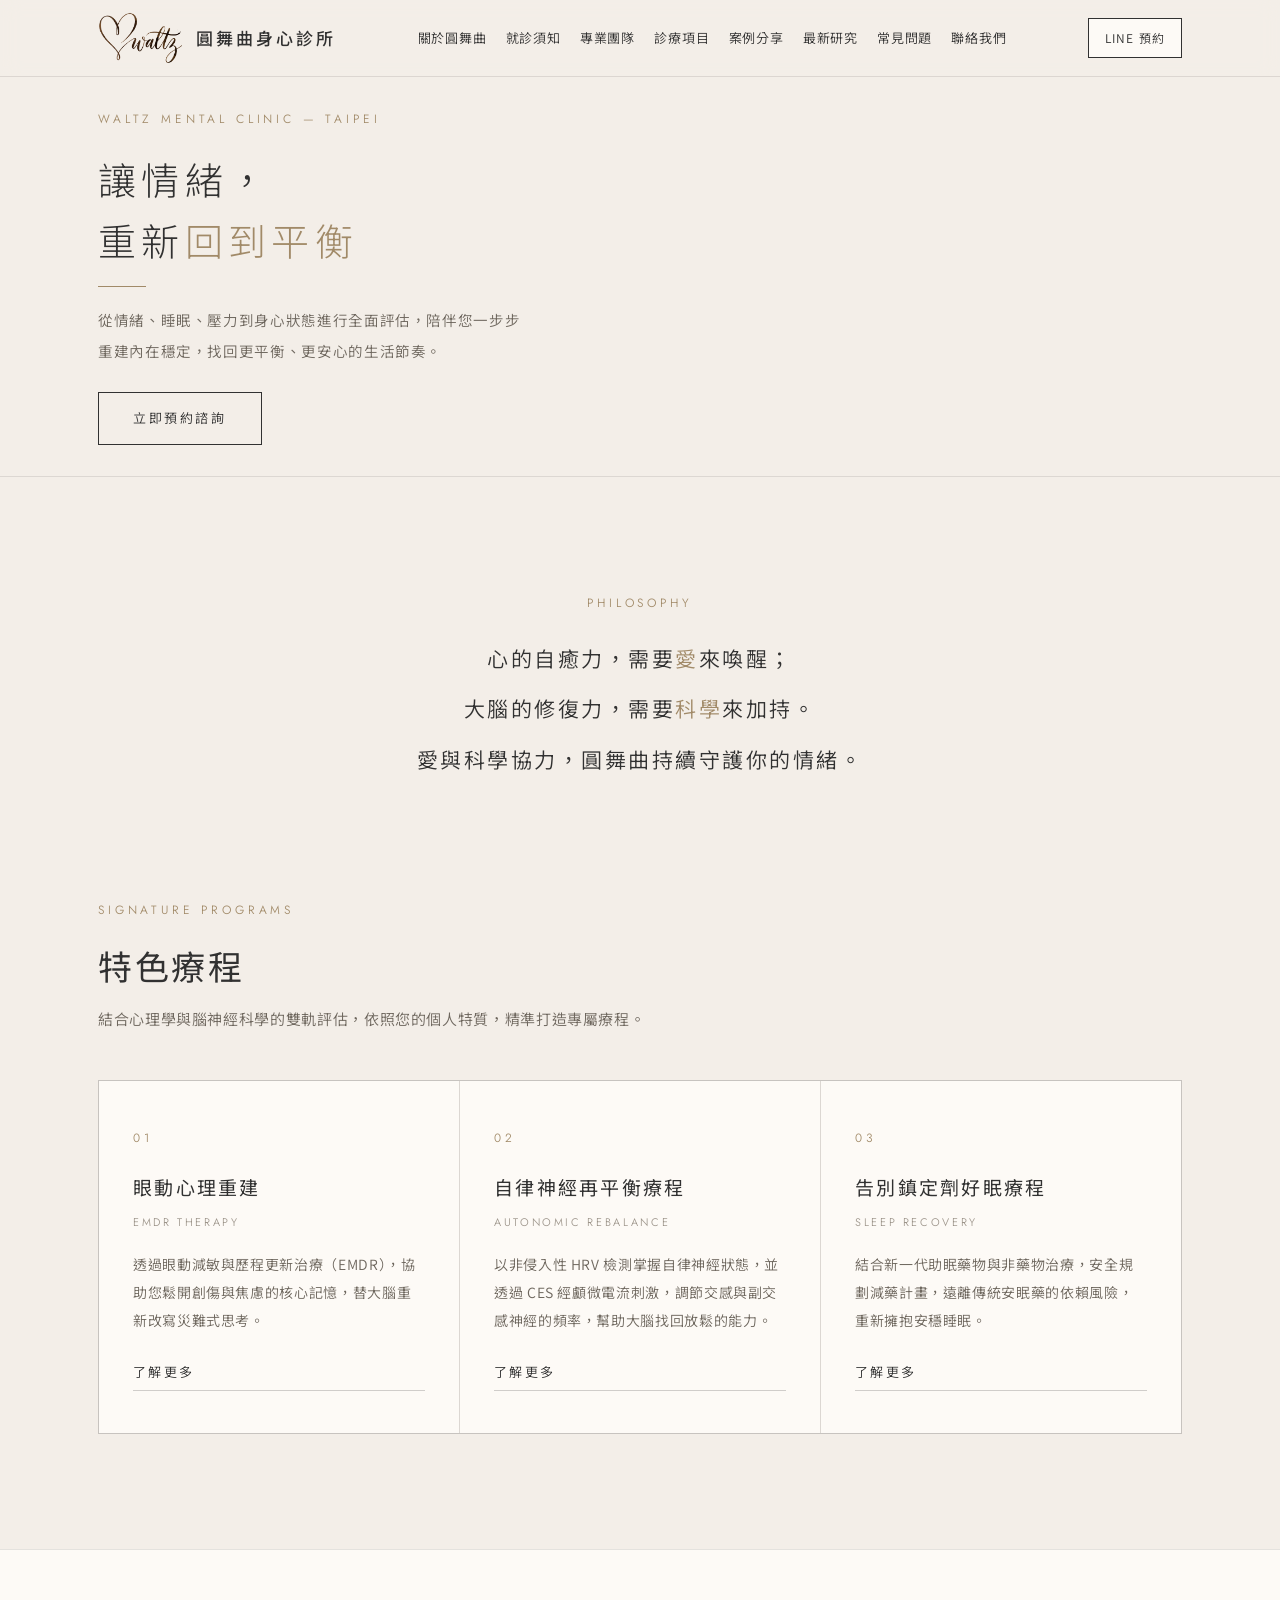
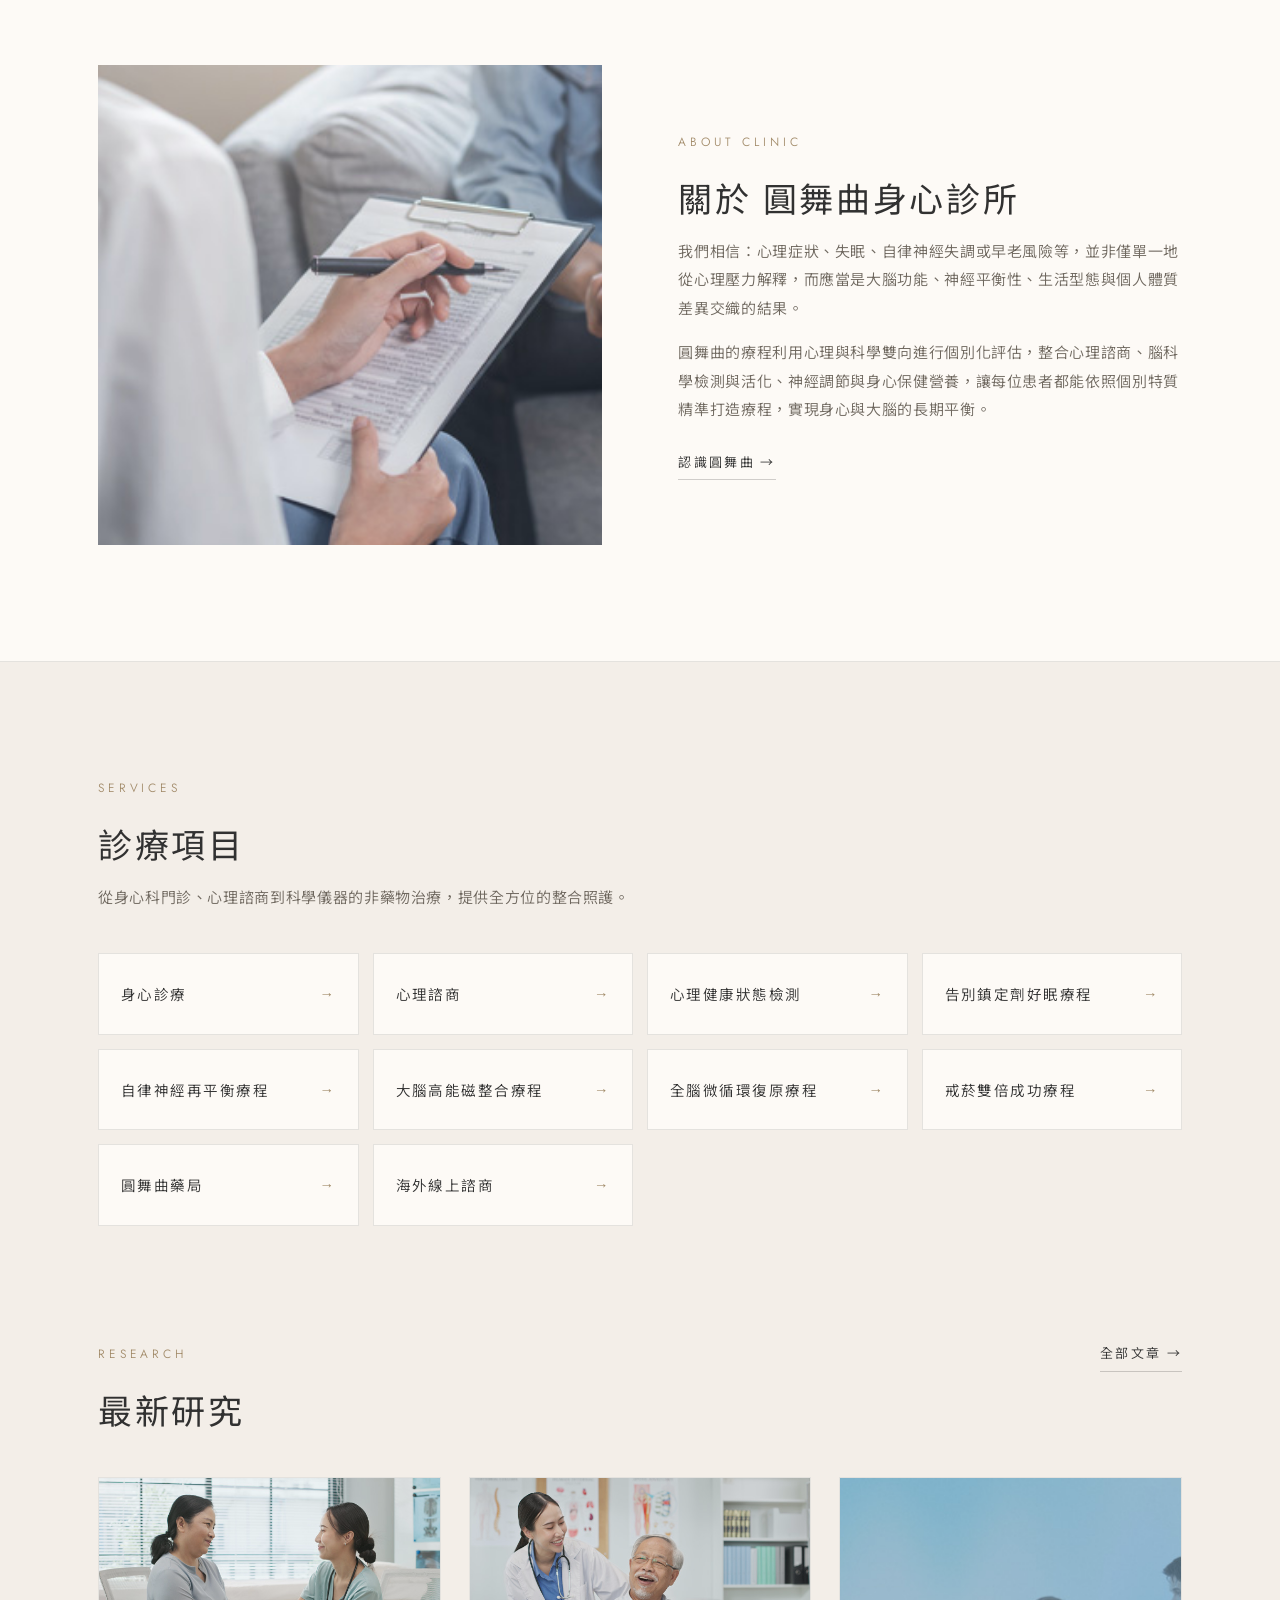
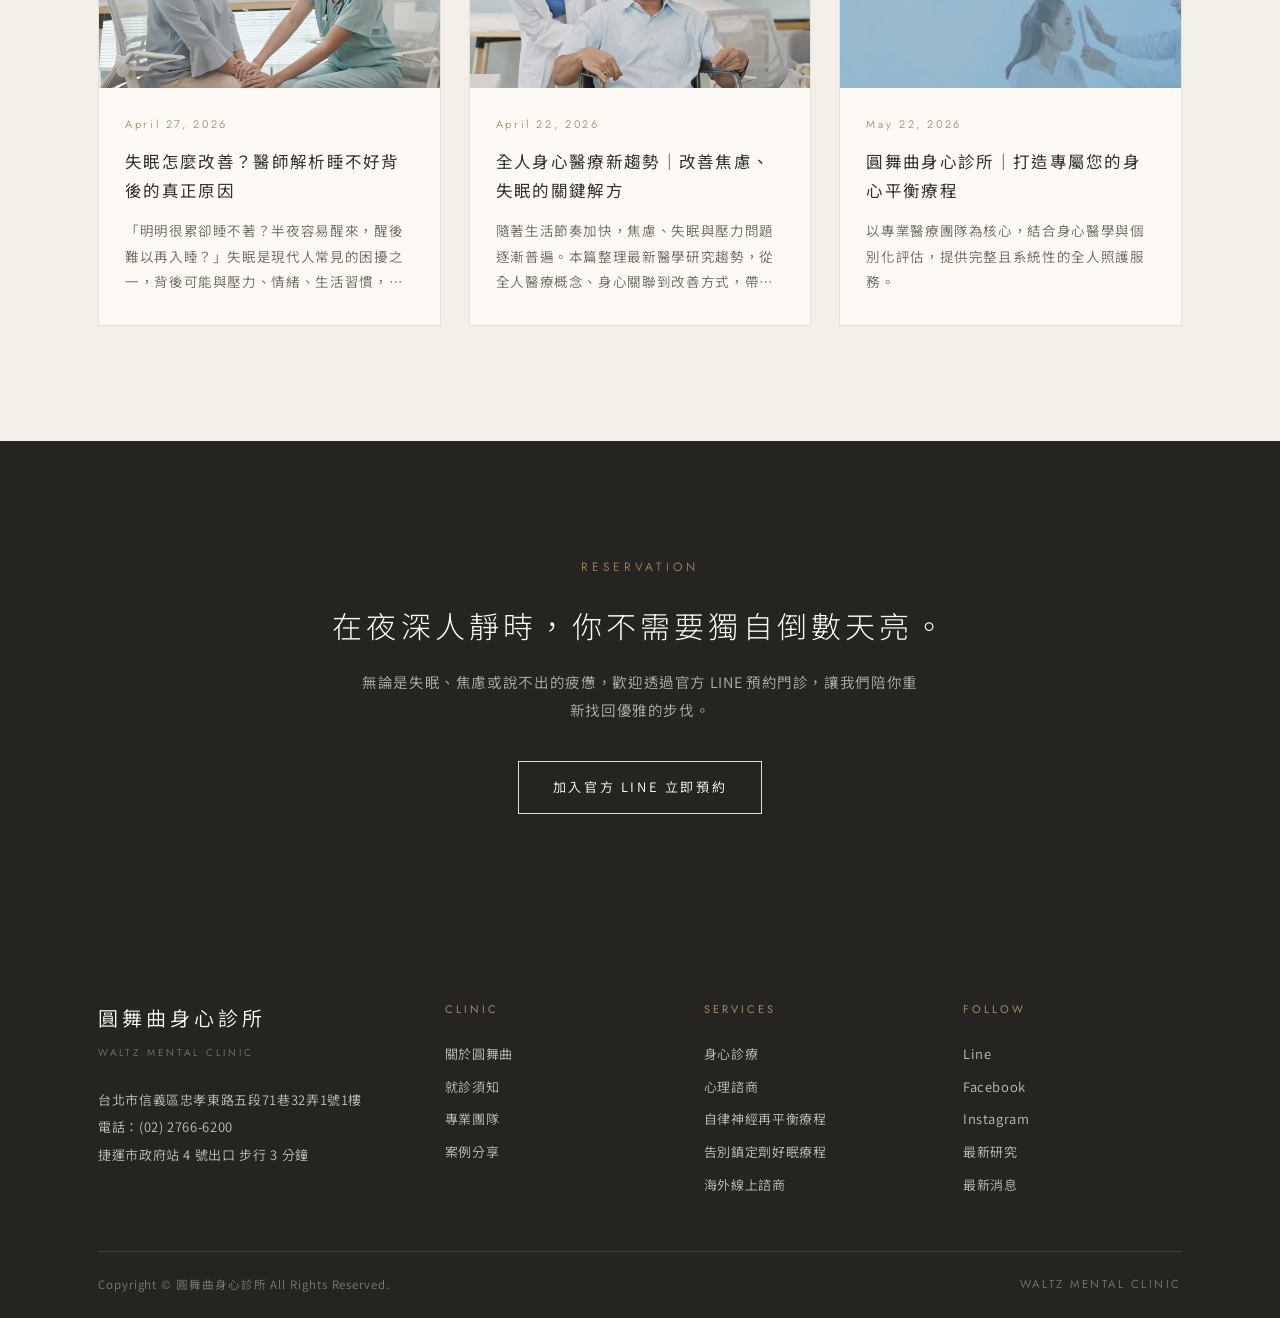
<file: index.html>
<!DOCTYPE html>
<html lang="zh-Hant">
<head>
<meta charset="UTF-8">
<meta name="viewport" content="width=device-width, initial-scale=1.0">
<title>圓舞曲身心診所｜Waltz Mental Clinic</title>
<meta name="description" content="圓舞曲身心診所－台北信義區身心科診所。整合心理諮商、腦科學檢測與神經調節，為您量身打造身心平衡療程。">
<link rel="preconnect" href="https://fonts.googleapis.com">
<link href="https://fonts.googleapis.com/css2?family=Jost:wght@300;400;500&family=Noto+Sans+TC:wght@300;400;500&display=swap" rel="stylesheet">
<link rel="stylesheet" href="css/style.css">
</head>
<body>

<header>
  <div class="wrap nav">
    <a class="brand" href="index.html"><img src="images/logo-script.png" alt="Waltz 圓舞曲身心診所"><span class="brand-name">圓舞曲身心診所</span></a>
    <nav class="menu">
      <a href="about.html">關於圓舞曲</a>
      <a href="instructions.html">就診須知</a>
      <a href="team.html">專業團隊</a>
      <a href="service.html">診療項目</a>
      <a href="cases.html">案例分享</a>
      <a href="blog.html">最新研究</a>
      <a href="faq.html">常見問題</a>
      <a href="contact.html">聯絡我們</a>
    </nav>
    <a class="nav-cta" href="https://line.me/R/ti/p/@098affux" target="_blank">LINE 預約</a>
    <button class="menu-toggle" aria-label="選單">☰</button>
  </div>
</header>

<!-- Hero -->
<section class="hero-v">
  <video autoplay muted loop playsinline>
    <source src="media/hero.mp4" type="video/mp4">
  </video>
  <div class="veil"></div>
  <div class="txt">
    <div class="wrap">
      <div class="eyebrow">Waltz Mental Clinic — Taipei</div>
      <h1>讓情緒，<br>重新<span class="accent">回到平衡</span></h1>
      <div class="rule"></div>
      <p>從情緒、睡眠、壓力到身心狀態進行全面評估，陪伴您一步步重建內在穩定，找回更平衡、更安心的生活節奏。</p>
      <a class="btn" href="contact.html">立即預約諮詢</a>
    </div>
  </div>
</section>

<!-- Statement -->
<section class="section statement reveal">
  <div class="wrap">
    <div class="eyebrow">Philosophy</div>
    <p>心的自癒力，需要<span class="accent">愛</span>來喚醒；<br>
    大腦的修復力，需要<span class="accent">科學</span>來加持。<br>
    愛與科學協力，圓舞曲持續守護你的情緒。</p>
  </div>
</section>

<!-- Signature Programs -->
<section class="section" style="padding-top:0">
  <div class="wrap">
    <div class="eyebrow reveal">Signature Programs</div>
    <h2 class="sec-title reveal">特色療程</h2>
    <p class="sec-sub reveal" style="margin-bottom:46px">結合心理學與腦神經科學的雙軌評估，依照您的個人特質，精準打造專屬療程。</p>
    <div class="programs reveal">
      <a class="program" href="service.html">
        <div class="num">01</div>
        <h3>眼動心理重建</h3>
        <div class="latin">EMDR Therapy</div>
        <p>透過眼動減敏與歷程更新治療（EMDR），協助您鬆開創傷與焦慮的核心記憶，替大腦重新改寫災難式思考。</p>
        <span class="textlink">了解更多</span>
      </a>
      <a class="program" href="service.html">
        <div class="num">02</div>
        <h3>自律神經再平衡療程</h3>
        <div class="latin">Autonomic Rebalance</div>
        <p>以非侵入性 HRV 檢測掌握自律神經狀態，並透過 CES 經顱微電流刺激，調節交感與副交感神經的頻率，幫助大腦找回放鬆的能力。</p>
        <span class="textlink">了解更多</span>
      </a>
      <a class="program" href="service.html">
        <div class="num">03</div>
        <h3>告別鎮定劑好眠療程</h3>
        <div class="latin">Sleep Recovery</div>
        <p>結合新一代助眠藥物與非藥物治療，安全規劃減藥計畫，遠離傳統安眠藥的依賴風險，重新擁抱安穩睡眠。</p>
        <span class="textlink">了解更多</span>
      </a>
    </div>
  </div>
</section>

<!-- About -->
<section class="section" style="background:var(--paper); border-top:1px solid var(--line-soft); border-bottom:1px solid var(--line-soft)">
  <div class="wrap split">
    <div class="pic reveal"><img src="images/home-about.jpg" alt="關於圓舞曲身心診所"></div>
    <div class="txt reveal">
      <div class="eyebrow">About Clinic</div>
      <h2 class="sec-title">關於 圓舞曲身心診所</h2>
      <p>我們相信：心理症狀、失眠、自律神經失調或早老風險等，並非僅單一地從心理壓力解釋，而應當是大腦功能、神經平衡性、生活型態與個人體質差異交織的結果。</p>
      <p>圓舞曲的療程利用心理與科學雙向進行個別化評估，整合心理諮商、腦科學檢測與活化、神經調節與身心保健營養，讓每位患者都能依照個別特質精準打造療程，實現身心與大腦的長期平衡。</p>
      <a class="textlink" href="about.html" style="margin-top:10px; display:inline-block">認識圓舞曲 →</a>
    </div>
  </div>
</section>

<!-- Services -->
<section class="section">
  <div class="wrap">
    <div class="eyebrow reveal">Services</div>
    <h2 class="sec-title reveal">診療項目</h2>
    <p class="sec-sub reveal" style="margin-bottom:42px">從身心科門診、心理諮商到科學儀器的非藥物治療，提供全方位的整合照護。</p>
    <div class="svc-grid reveal">
      <a class="svc-item" href="service.html">身心診療 <span class="arr">→</span></a>
      <a class="svc-item" href="service.html">心理諮商 <span class="arr">→</span></a>
      <a class="svc-item" href="service.html">心理健康狀態檢測 <span class="arr">→</span></a>
      <a class="svc-item" href="service.html">告別鎮定劑好眠療程 <span class="arr">→</span></a>
      <a class="svc-item" href="service.html">自律神經再平衡療程 <span class="arr">→</span></a>
      <a class="svc-item" href="service.html">大腦高能磁整合療程 <span class="arr">→</span></a>
      <a class="svc-item" href="service.html">全腦微循環復原療程 <span class="arr">→</span></a>
      <a class="svc-item" href="service.html">戒菸雙倍成功療程 <span class="arr">→</span></a>
      <a class="svc-item" href="service.html">圓舞曲藥局 <span class="arr">→</span></a>
      <a class="svc-item" href="service.html">海外線上諮商 <span class="arr">→</span></a>
    </div>
  </div>
</section>

<!-- Research -->
<section class="section" style="padding-top:0">
  <div class="wrap">
    <div style="display:flex; justify-content:space-between; align-items:baseline; margin-bottom:42px">
      <div>
        <div class="eyebrow reveal">Research</div>
        <h2 class="sec-title reveal" style="margin-bottom:0">最新研究</h2>
      </div>
      <a class="textlink reveal" href="blog.html">全部文章 →</a>
    </div>
    <div class="cards reveal">
      <a class="card" href="blog-insomnia.html">
        <div class="thumb"><img src="images/blog-insomnia.jpg" alt="失眠怎麼改善"></div>
        <div class="body">
          <div class="date">April 27, 2026</div>
          <h3>失眠怎麼改善？醫師解析睡不好背後的真正原因</h3>
          <p>「明明很累卻睡不著？半夜容易醒來，醒後難以再入睡？」失眠是現代人常見的困擾之一，背後可能與壓力、情緒、生活習慣，甚至身心狀況有關。</p>
        </div>
      </a>
      <a class="card" href="blog-holistic.html">
        <div class="thumb"><img src="images/blog-holistic.jpg" alt="全人身心醫療新趨勢"></div>
        <div class="body">
          <div class="date">April 22, 2026</div>
          <h3>全人身心醫療新趨勢｜改善焦慮、失眠的關鍵解方</h3>
          <p>隨著生活節奏加快，焦慮、失眠與壓力問題逐漸普遍。本篇整理最新醫學研究趨勢，從全人醫療概念、身心關聯到改善方式，帶您快速理解。</p>
        </div>
      </a>
      <a class="card" href="news.html">
        <div class="thumb"><img src="images/news-1.jpg" alt="最新消息"></div>
        <div class="body">
          <div class="date">May 22, 2026</div>
          <h3>圓舞曲身心診所｜打造專屬您的身心平衡療程</h3>
          <p>以專業醫療團隊為核心，結合身心醫學與個別化評估，提供完整且系統性的全人照護服務。</p>
        </div>
      </a>
    </div>
  </div>
</section>

<!-- CTA -->
<section class="section cta-band">
  <div class="wrap reveal">
    <div class="eyebrow">Reservation</div>
    <h2>在夜深人靜時，你不需要獨自倒數天亮。</h2>
    <p>無論是失眠、焦慮或說不出的疲憊，歡迎透過官方 LINE 預約門診，讓我們陪你重新找回優雅的步伐。</p>
    <a class="btn light" href="https://line.me/R/ti/p/@098affux" target="_blank">加入官方 LINE 立即預約</a>
  </div>
</section>

<footer>
  <div class="wrap">
    <div class="foot-main">
      <div class="foot-brand">
        <div class="zh">圓舞曲身心診所</div>
        <div class="latin">Waltz Mental Clinic</div>
        <p>台北市信義區忠孝東路五段71巷32弄1號1樓<br>電話：(02) 2766-6200<br>捷運市政府站 4 號出口 步行 3 分鐘</p>
      </div>
      <div>
        <h4>Clinic</h4>
        <ul>
          <li><a href="about.html">關於圓舞曲</a></li>
          <li><a href="instructions.html">就診須知</a></li>
          <li><a href="team.html">專業團隊</a></li>
          <li><a href="cases.html">案例分享</a></li>
        </ul>
      </div>
      <div>
        <h4>Services</h4>
        <ul>
          <li><a href="service.html">身心診療</a></li>
          <li><a href="service.html">心理諮商</a></li>
          <li><a href="service.html">自律神經再平衡療程</a></li>
          <li><a href="service.html">告別鎮定劑好眠療程</a></li>
          <li><a href="service.html">海外線上諮商</a></li>
        </ul>
      </div>
      <div>
        <h4>Follow</h4>
        <ul>
          <li><a href="https://line.me/R/ti/p/@098affux" target="_blank">Line</a></li>
          <li><a href="https://www.facebook.com/waltzmental" target="_blank">Facebook</a></li>
          <li><a href="https://www.instagram.com/waltzmental/" target="_blank">Instagram</a></li>
          <li><a href="blog.html">最新研究</a></li>
          <li><a href="news.html">最新消息</a></li>
        </ul>
      </div>
    </div>
    <div class="foot-bottom">
      <span>Copyright © 圓舞曲身心診所 All Rights Reserved.</span>
      <span class="en">Waltz Mental Clinic</span>
    </div>
  </div>
</footer>

<script src="js/main.js"></script>
</body>
</html>
</file>
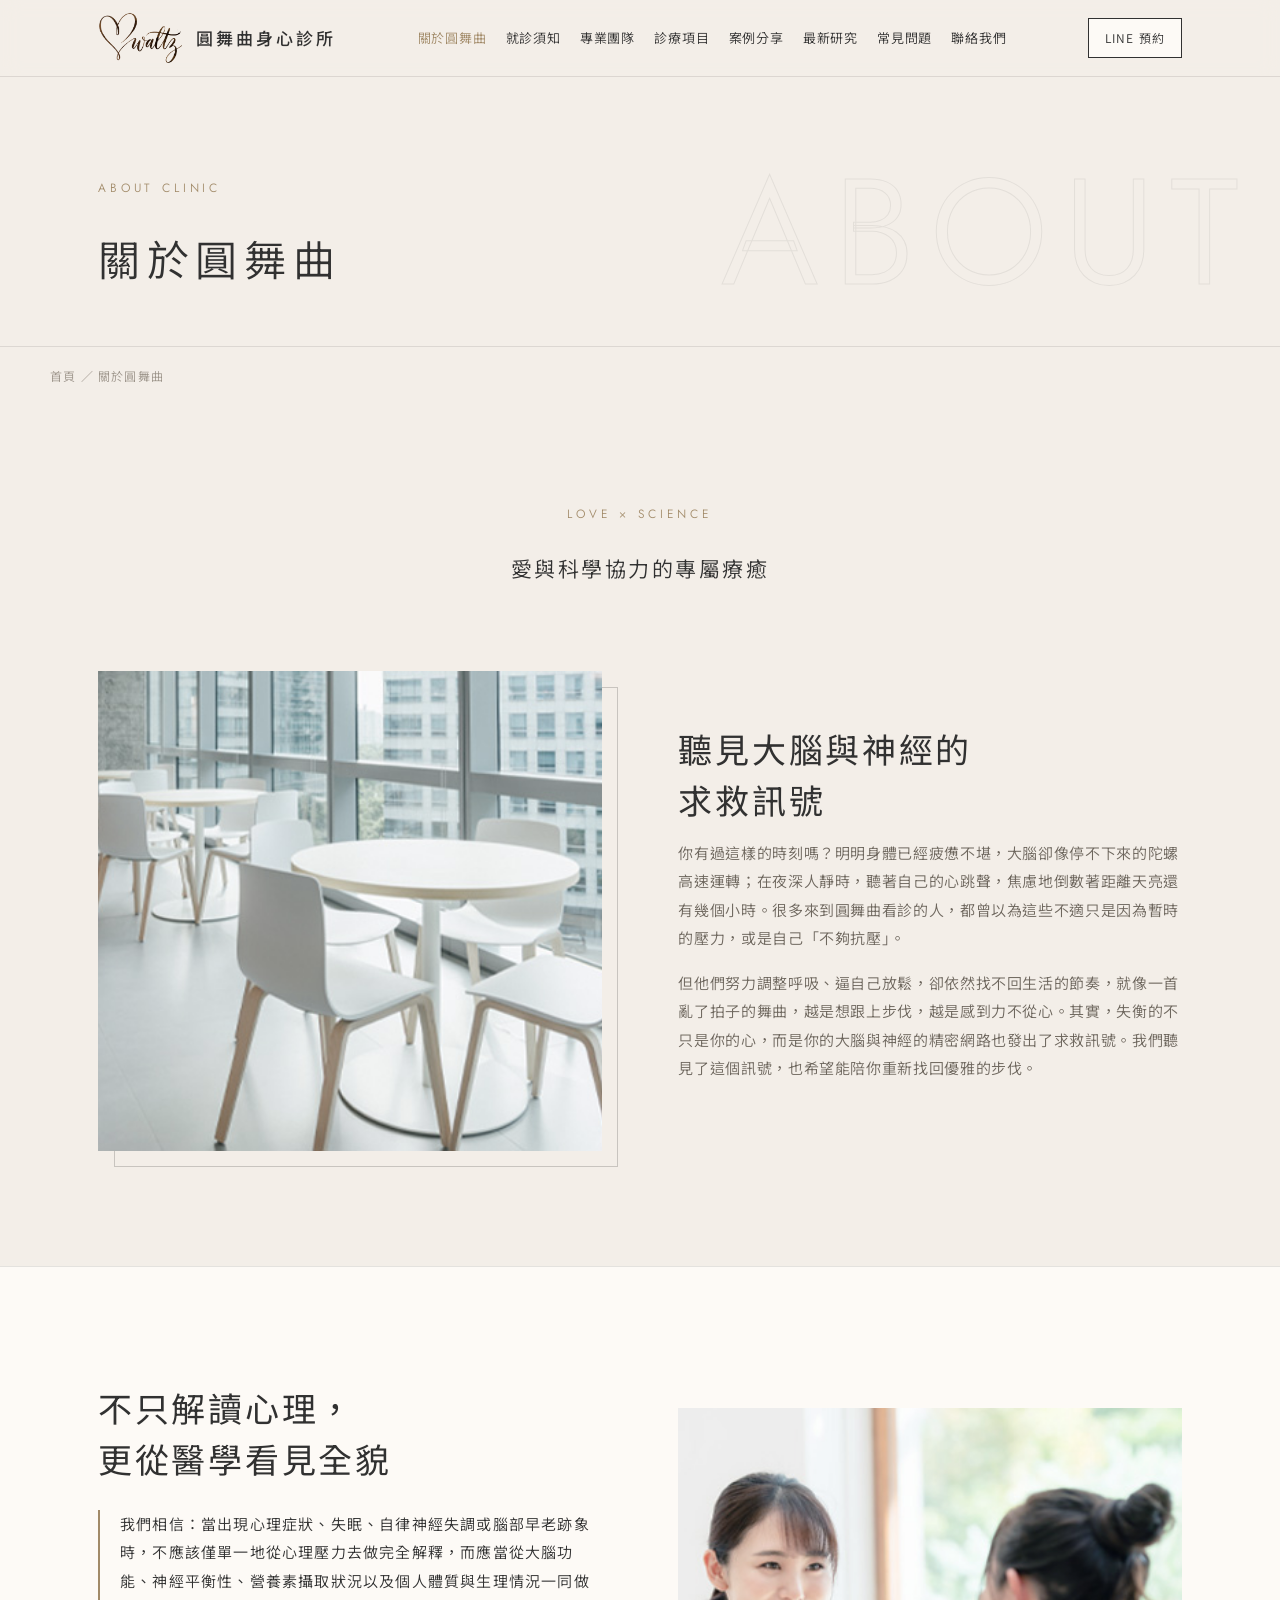
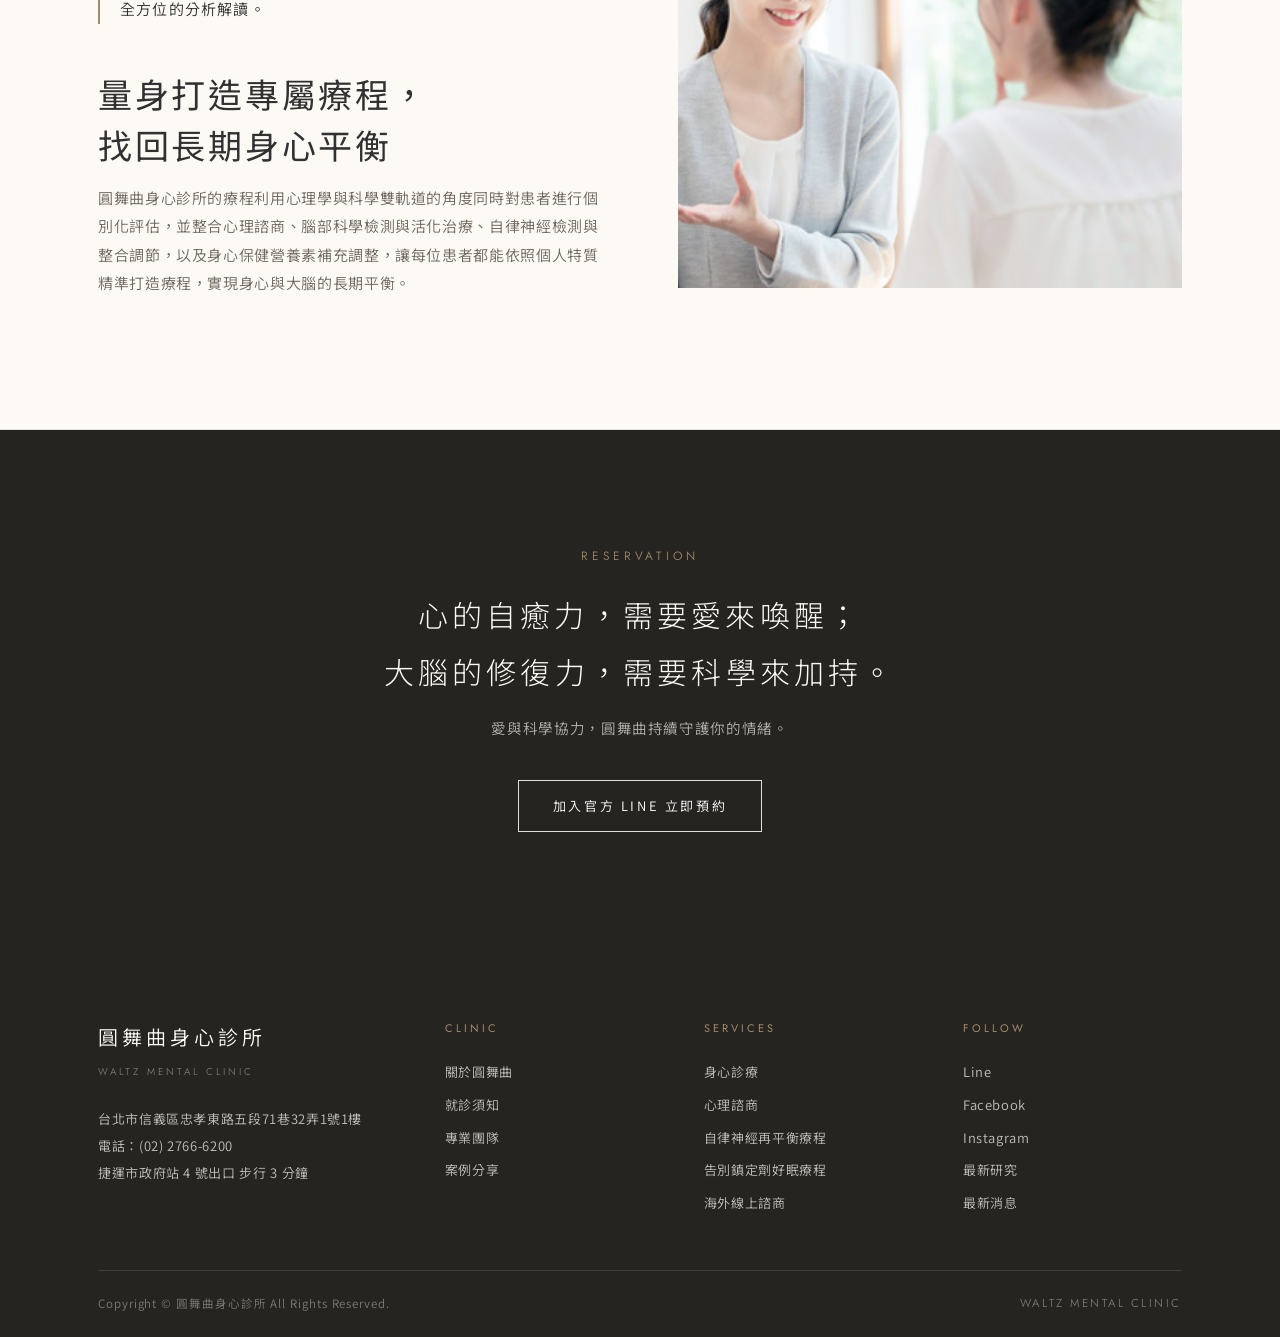
<file: about.html>
<!DOCTYPE html>
<html lang="zh-Hant">
<head>
<meta charset="UTF-8">
<meta name="viewport" content="width=device-width, initial-scale=1.0">
<title>關於圓舞曲｜圓舞曲身心診所</title>
<link rel="preconnect" href="https://fonts.googleapis.com">
<link href="https://fonts.googleapis.com/css2?family=Jost:wght@300;400;500&family=Noto+Sans+TC:wght@300;400;500&display=swap" rel="stylesheet">
<link rel="stylesheet" href="css/style.css">
</head>
<body>

<header>
  <div class="wrap nav">
    <a class="brand" href="index.html"><img src="images/logo-script.png" alt="Waltz 圓舞曲身心診所"><span class="brand-name">圓舞曲身心診所</span></a>
    <nav class="menu">
      <a href="about.html" class="active">關於圓舞曲</a>
      <a href="instructions.html">就診須知</a>
      <a href="team.html">專業團隊</a>
      <a href="service.html">診療項目</a>
      <a href="cases.html">案例分享</a>
      <a href="blog.html">最新研究</a>
      <a href="faq.html">常見問題</a>
      <a href="contact.html">聯絡我們</a>
    </nav>
    <a class="nav-cta" href="https://line.me/R/ti/p/@098affux" target="_blank">LINE 預約</a>
    <button class="menu-toggle" aria-label="選單">☰</button>
  </div>
</header>

<section class="page-head">
  <div class="wrap">
    <div class="eyebrow">About Clinic</div>
    <h1>關於圓舞曲</h1>
  </div>
  <div class="watermark">About</div>
</section>
<div class="wrap crumbs"><a href="index.html">首頁</a> ／ 關於圓舞曲</div>

<section class="section statement reveal" style="padding-bottom:clamp(48px,6vw,80px)">
  <div class="wrap">
    <div class="eyebrow">Love × Science</div>
    <p>愛與科學協力的專屬療癒</p>
  </div>
</section>

<section class="section" style="padding-top:0">
  <div class="wrap split">
    <div class="pic reveal"><img src="images/about-1.jpg" alt="聽見大腦與神經的求救訊號"></div>
    <div class="txt reveal">
      <h2 class="sec-title">聽見大腦與神經的<br>求救訊號</h2>
      <p>你有過這樣的時刻嗎？明明身體已經疲憊不堪，大腦卻像停不下來的陀螺高速運轉；在夜深人靜時，聽著自己的心跳聲，焦慮地倒數著距離天亮還有幾個小時。很多來到圓舞曲看診的人，都曾以為這些不適只是因為暫時的壓力，或是自己「不夠抗壓」。</p>
      <p>但他們努力調整呼吸、逼自己放鬆，卻依然找不回生活的節奏，就像一首亂了拍子的舞曲，越是想跟上步伐，越是感到力不從心。其實，失衡的不只是你的心，而是你的大腦與神經的精密網路也發出了求救訊號。我們聽見了這個訊號，也希望能陪你重新找回優雅的步伐。</p>
    </div>
  </div>
</section>

<section class="section" style="background:var(--paper); border-top:1px solid var(--line-soft); border-bottom:1px solid var(--line-soft)">
  <div class="wrap split">
    <div class="txt reveal">
      <h2 class="sec-title">不只解讀心理，<br>更從醫學看見全貌</h2>
      <blockquote>我們相信：當出現心理症狀、失眠、自律神經失調或腦部早老跡象時，不應該僅單一地從心理壓力去做完全解釋，而應當從大腦功能、神經平衡性、營養素攝取狀況以及個人體質與生理情況一同做全方位的分析解讀。</blockquote>
      <h2 class="sec-title" style="margin-top:44px">量身打造專屬療程，<br>找回長期身心平衡</h2>
      <p>圓舞曲身心診所的療程利用心理學與科學雙軌道的角度同時對患者進行個別化評估，並整合心理諮商、腦部科學檢測與活化治療、自律神經檢測與整合調節，以及身心保健營養素補充調整，讓每位患者都能依照個人特質精準打造療程，實現身心與大腦的長期平衡。</p>
    </div>
    <div class="pic reveal"><img src="images/about-2.jpg" alt="量身打造專屬療程"></div>
  </div>
</section>

<section class="section cta-band">
  <div class="wrap reveal">
    <div class="eyebrow">Reservation</div>
    <h2>心的自癒力，需要愛來喚醒；<br>大腦的修復力，需要科學來加持。</h2>
    <p>愛與科學協力，圓舞曲持續守護你的情緒。</p>
    <a class="btn light" href="https://line.me/R/ti/p/@098affux" target="_blank">加入官方 LINE 立即預約</a>
  </div>
</section>

<footer>
  <div class="wrap">
    <div class="foot-main">
      <div class="foot-brand">
        <div class="zh">圓舞曲身心診所</div>
        <div class="latin">Waltz Mental Clinic</div>
        <p>台北市信義區忠孝東路五段71巷32弄1號1樓<br>電話：(02) 2766-6200<br>捷運市政府站 4 號出口 步行 3 分鐘</p>
      </div>
      <div>
        <h4>Clinic</h4>
        <ul>
          <li><a href="about.html">關於圓舞曲</a></li>
          <li><a href="instructions.html">就診須知</a></li>
          <li><a href="team.html">專業團隊</a></li>
          <li><a href="cases.html">案例分享</a></li>
        </ul>
      </div>
      <div>
        <h4>Services</h4>
        <ul>
          <li><a href="service.html">身心診療</a></li>
          <li><a href="service.html">心理諮商</a></li>
          <li><a href="service.html">自律神經再平衡療程</a></li>
          <li><a href="service.html">告別鎮定劑好眠療程</a></li>
          <li><a href="service.html">海外線上諮商</a></li>
        </ul>
      </div>
      <div>
        <h4>Follow</h4>
        <ul>
          <li><a href="https://line.me/R/ti/p/@098affux" target="_blank">Line</a></li>
          <li><a href="https://www.facebook.com/waltzmental" target="_blank">Facebook</a></li>
          <li><a href="https://www.instagram.com/waltzmental/" target="_blank">Instagram</a></li>
          <li><a href="blog.html">最新研究</a></li>
          <li><a href="news.html">最新消息</a></li>
        </ul>
      </div>
    </div>
    <div class="foot-bottom">
      <span>Copyright © 圓舞曲身心診所 All Rights Reserved.</span>
      <span class="en">Waltz Mental Clinic</span>
    </div>
  </div>
</footer>

<script src="js/main.js"></script>
</body>
</html>
</file>
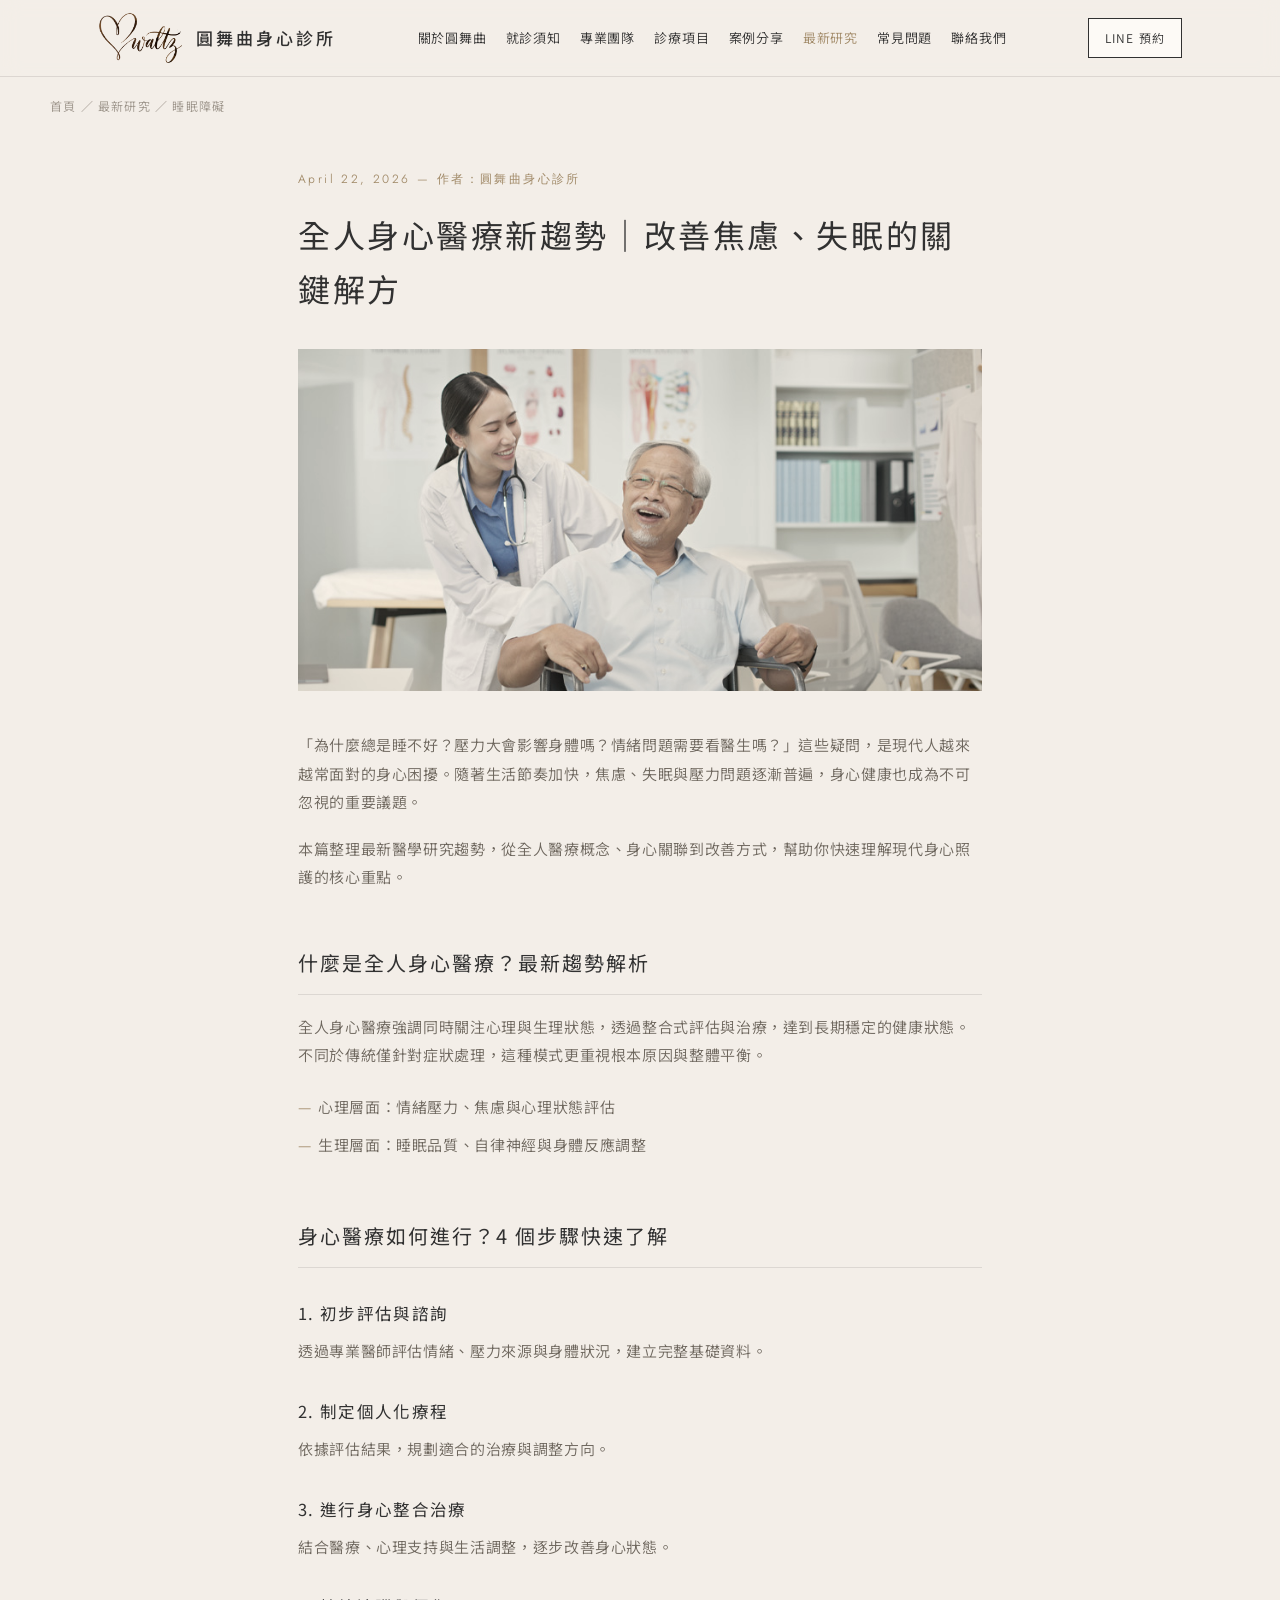
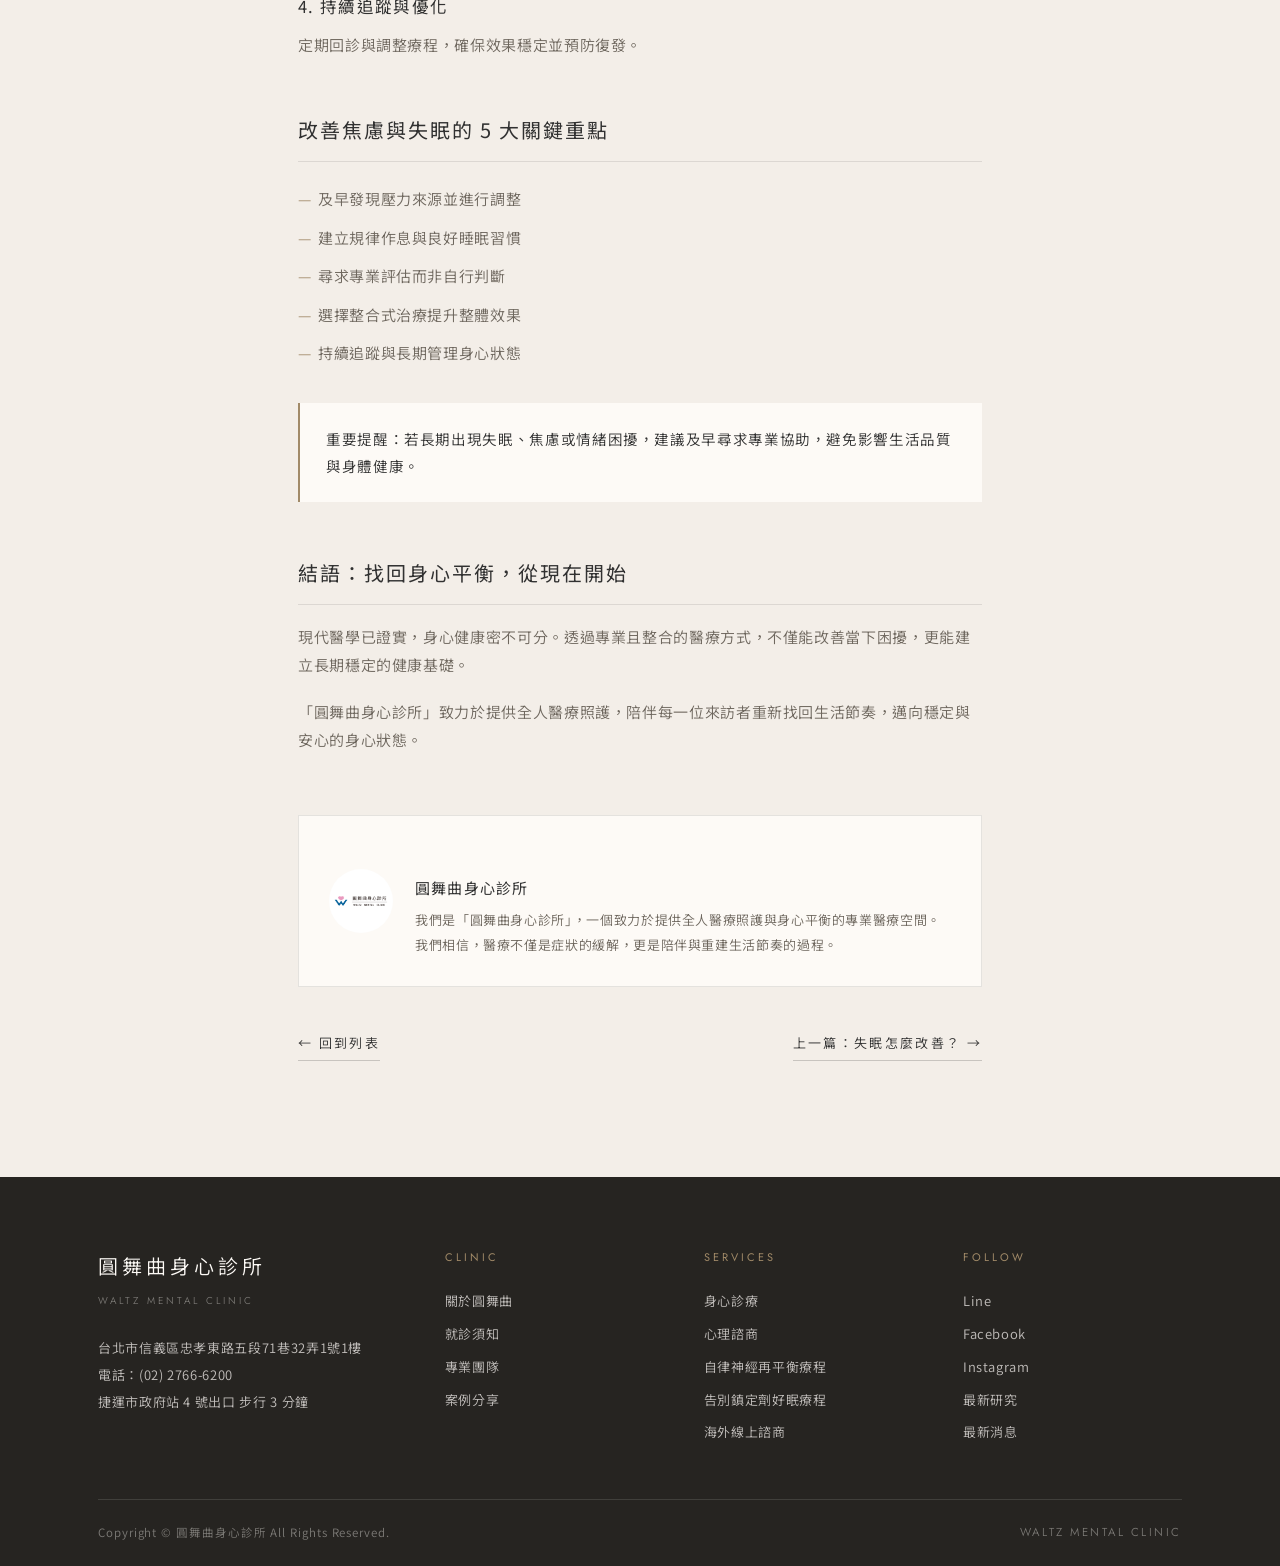
<file: blog-holistic.html>
<!DOCTYPE html>
<html lang="zh-Hant">
<head>
<meta charset="UTF-8">
<meta name="viewport" content="width=device-width, initial-scale=1.0">
<title>全人身心醫療新趨勢｜改善焦慮、失眠的關鍵解方｜圓舞曲身心診所</title>
<link rel="preconnect" href="https://fonts.googleapis.com">
<link href="https://fonts.googleapis.com/css2?family=Jost:wght@300;400;500&family=Noto+Sans+TC:wght@300;400;500&display=swap" rel="stylesheet">
<link rel="stylesheet" href="css/style.css">
</head>
<body>

<header>
  <div class="wrap nav">
    <a class="brand" href="index.html"><img src="images/logo-script.png" alt="Waltz 圓舞曲身心診所"><span class="brand-name">圓舞曲身心診所</span></a>
    <nav class="menu">
      <a href="about.html">關於圓舞曲</a>
      <a href="instructions.html">就診須知</a>
      <a href="team.html">專業團隊</a>
      <a href="service.html">診療項目</a>
      <a href="cases.html">案例分享</a>
      <a href="blog.html" class="active">最新研究</a>
      <a href="faq.html">常見問題</a>
      <a href="contact.html">聯絡我們</a>
    </nav>
    <a class="nav-cta" href="https://line.me/R/ti/p/@098affux" target="_blank">LINE 預約</a>
    <button class="menu-toggle" aria-label="選單">☰</button>
  </div>
</header>

<div class="wrap crumbs"><a href="index.html">首頁</a> ／ <a href="blog.html">最新研究</a> ／ 睡眠障礙</div>

<section class="section" style="padding-top:50px">
  <div class="wrap article">
    <div class="meta">April 22, 2026 — 作者：圓舞曲身心診所</div>
    <h1>全人身心醫療新趨勢｜改善焦慮、失眠的關鍵解方</h1>
    <div class="lead-img"><img src="images/blog-holistic.jpg" alt="全人身心醫療新趨勢"></div>

    <p>「為什麼總是睡不好？壓力大會影響身體嗎？情緒問題需要看醫生嗎？」這些疑問，是現代人越來越常面對的身心困擾。隨著生活節奏加快，焦慮、失眠與壓力問題逐漸普遍，身心健康也成為不可忽視的重要議題。</p>
    <p>本篇整理最新醫學研究趨勢，從全人醫療概念、身心關聯到改善方式，幫助你快速理解現代身心照護的核心重點。</p>

    <h2>什麼是全人身心醫療？最新趨勢解析</h2>
    <p>全人身心醫療強調同時關注心理與生理狀態，透過整合式評估與治療，達到長期穩定的健康狀態。不同於傳統僅針對症狀處理，這種模式更重視根本原因與整體平衡。</p>
    <ul>
      <li>心理層面：情緒壓力、焦慮與心理狀態評估</li>
      <li>生理層面：睡眠品質、自律神經與身體反應調整</li>
    </ul>

    <h2>身心醫療如何進行？4 個步驟快速了解</h2>
    <h3>1. 初步評估與諮詢</h3>
    <p>透過專業醫師評估情緒、壓力來源與身體狀況，建立完整基礎資料。</p>
    <h3>2. 制定個人化療程</h3>
    <p>依據評估結果，規劃適合的治療與調整方向。</p>
    <h3>3. 進行身心整合治療</h3>
    <p>結合醫療、心理支持與生活調整，逐步改善身心狀態。</p>
    <h3>4. 持續追蹤與優化</h3>
    <p>定期回診與調整療程，確保效果穩定並預防復發。</p>

    <h2>改善焦慮與失眠的 5 大關鍵重點</h2>
    <ul>
      <li>及早發現壓力來源並進行調整</li>
      <li>建立規律作息與良好睡眠習慣</li>
      <li>尋求專業評估而非自行判斷</li>
      <li>選擇整合式治療提升整體效果</li>
      <li>持續追蹤與長期管理身心狀態</li>
    </ul>
    <div class="callout">重要提醒：若長期出現失眠、焦慮或情緒困擾，建議及早尋求專業協助，避免影響生活品質與身體健康。</div>

    <h2>結語：找回身心平衡，從現在開始</h2>
    <p>現代醫學已證實，身心健康密不可分。透過專業且整合的醫療方式，不僅能改善當下困擾，更能建立長期穩定的健康基礎。</p>
    <p>「圓舞曲身心診所」致力於提供全人醫療照護，陪伴每一位來訪者重新找回生活節奏，邁向穩定與安心的身心狀態。</p>

    <div class="author-box">
      <img src="images/author.jpg" alt="圓舞曲身心診所">
      <div>
        <h3>圓舞曲身心診所</h3>
        <p>我們是「圓舞曲身心診所」，一個致力於提供全人醫療照護與身心平衡的專業醫療空間。我們相信，醫療不僅是症狀的緩解，更是陪伴與重建生活節奏的過程。</p>
      </div>
    </div>

    <div style="display:flex; justify-content:space-between; margin-top:44px; flex-wrap:wrap; gap:14px">
      <a class="textlink" href="blog.html">← 回到列表</a>
      <a class="textlink" href="blog-insomnia.html">上一篇：失眠怎麼改善？ →</a>
    </div>
  </div>
</section>

<footer>
  <div class="wrap">
    <div class="foot-main">
      <div class="foot-brand">
        <div class="zh">圓舞曲身心診所</div>
        <div class="latin">Waltz Mental Clinic</div>
        <p>台北市信義區忠孝東路五段71巷32弄1號1樓<br>電話：(02) 2766-6200<br>捷運市政府站 4 號出口 步行 3 分鐘</p>
      </div>
      <div>
        <h4>Clinic</h4>
        <ul>
          <li><a href="about.html">關於圓舞曲</a></li>
          <li><a href="instructions.html">就診須知</a></li>
          <li><a href="team.html">專業團隊</a></li>
          <li><a href="cases.html">案例分享</a></li>
        </ul>
      </div>
      <div>
        <h4>Services</h4>
        <ul>
          <li><a href="service.html">身心診療</a></li>
          <li><a href="service.html">心理諮商</a></li>
          <li><a href="service.html">自律神經再平衡療程</a></li>
          <li><a href="service.html">告別鎮定劑好眠療程</a></li>
          <li><a href="service.html">海外線上諮商</a></li>
        </ul>
      </div>
      <div>
        <h4>Follow</h4>
        <ul>
          <li><a href="https://line.me/R/ti/p/@098affux" target="_blank">Line</a></li>
          <li><a href="https://www.facebook.com/waltzmental" target="_blank">Facebook</a></li>
          <li><a href="https://www.instagram.com/waltzmental/" target="_blank">Instagram</a></li>
          <li><a href="blog.html">最新研究</a></li>
          <li><a href="news.html">最新消息</a></li>
        </ul>
      </div>
    </div>
    <div class="foot-bottom">
      <span>Copyright © 圓舞曲身心診所 All Rights Reserved.</span>
      <span class="en">Waltz Mental Clinic</span>
    </div>
  </div>
</footer>

<script src="js/main.js"></script>
</body>
</html>
</file>
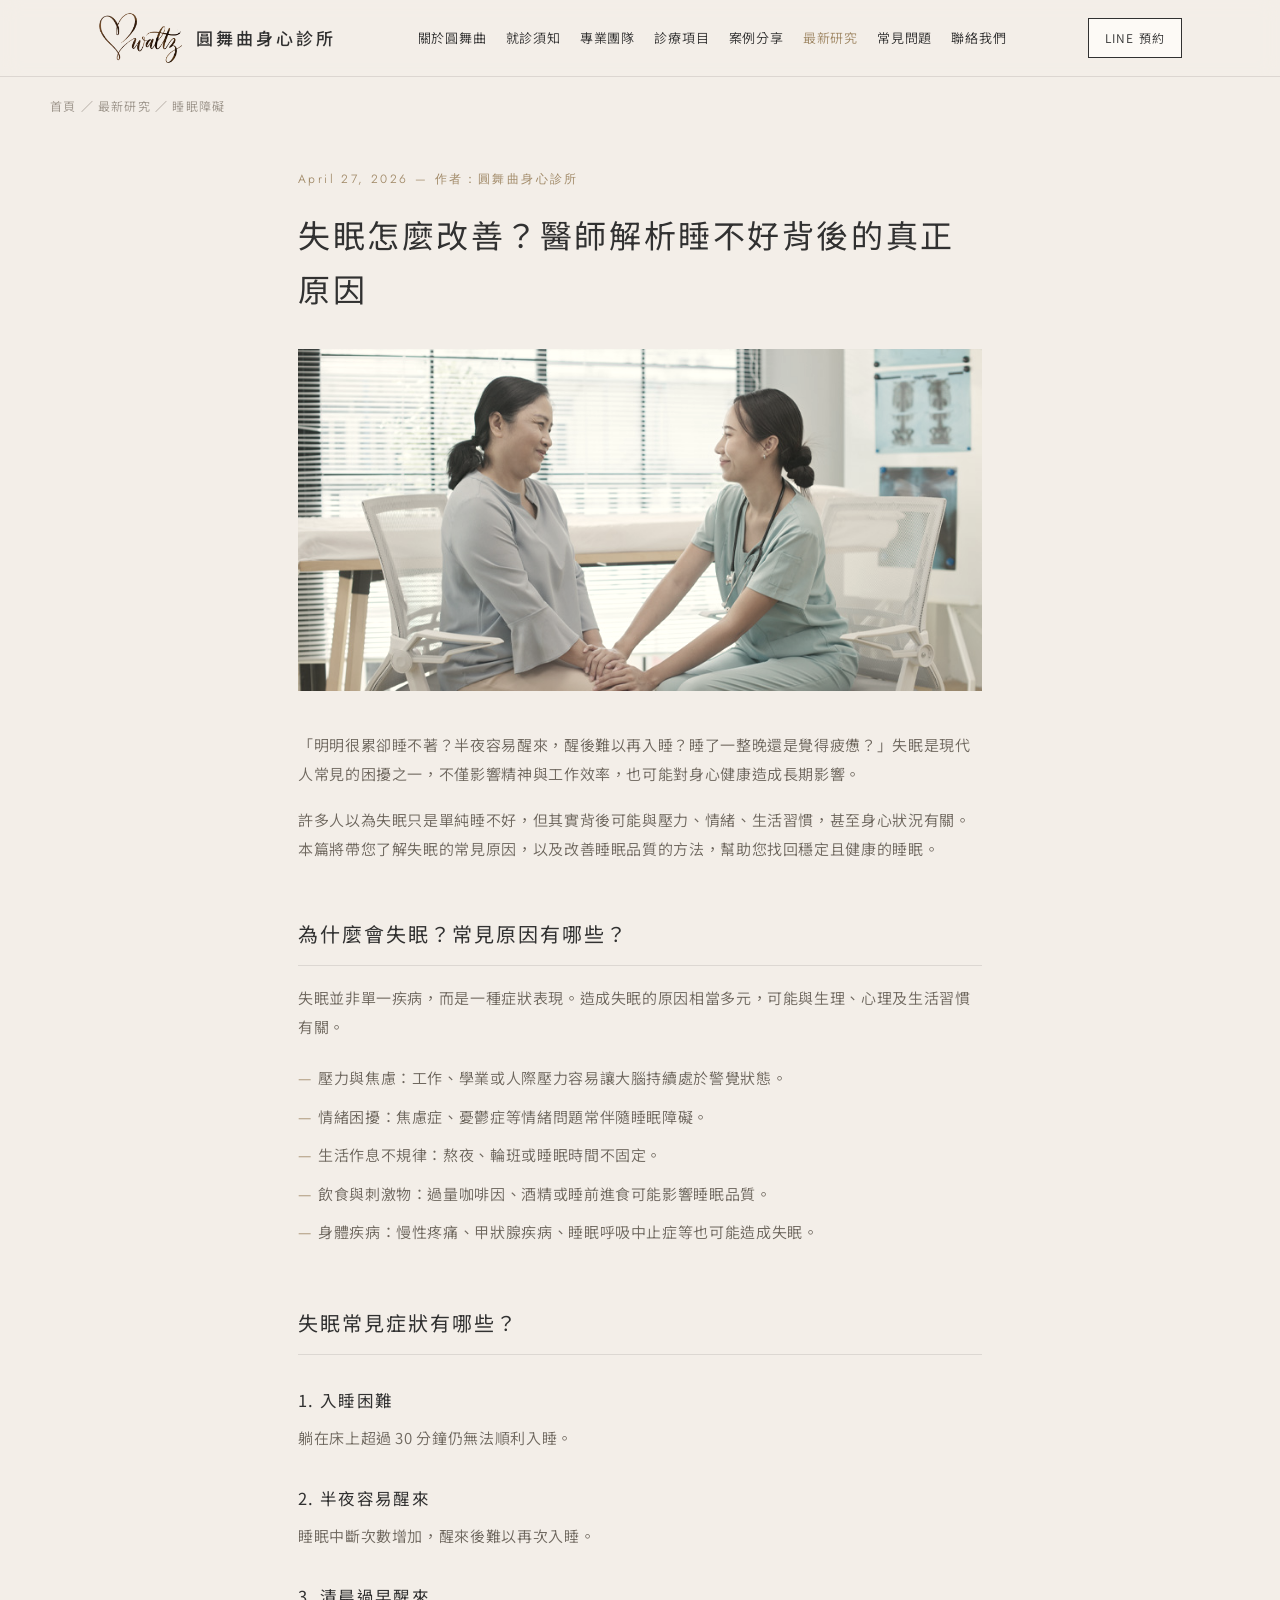
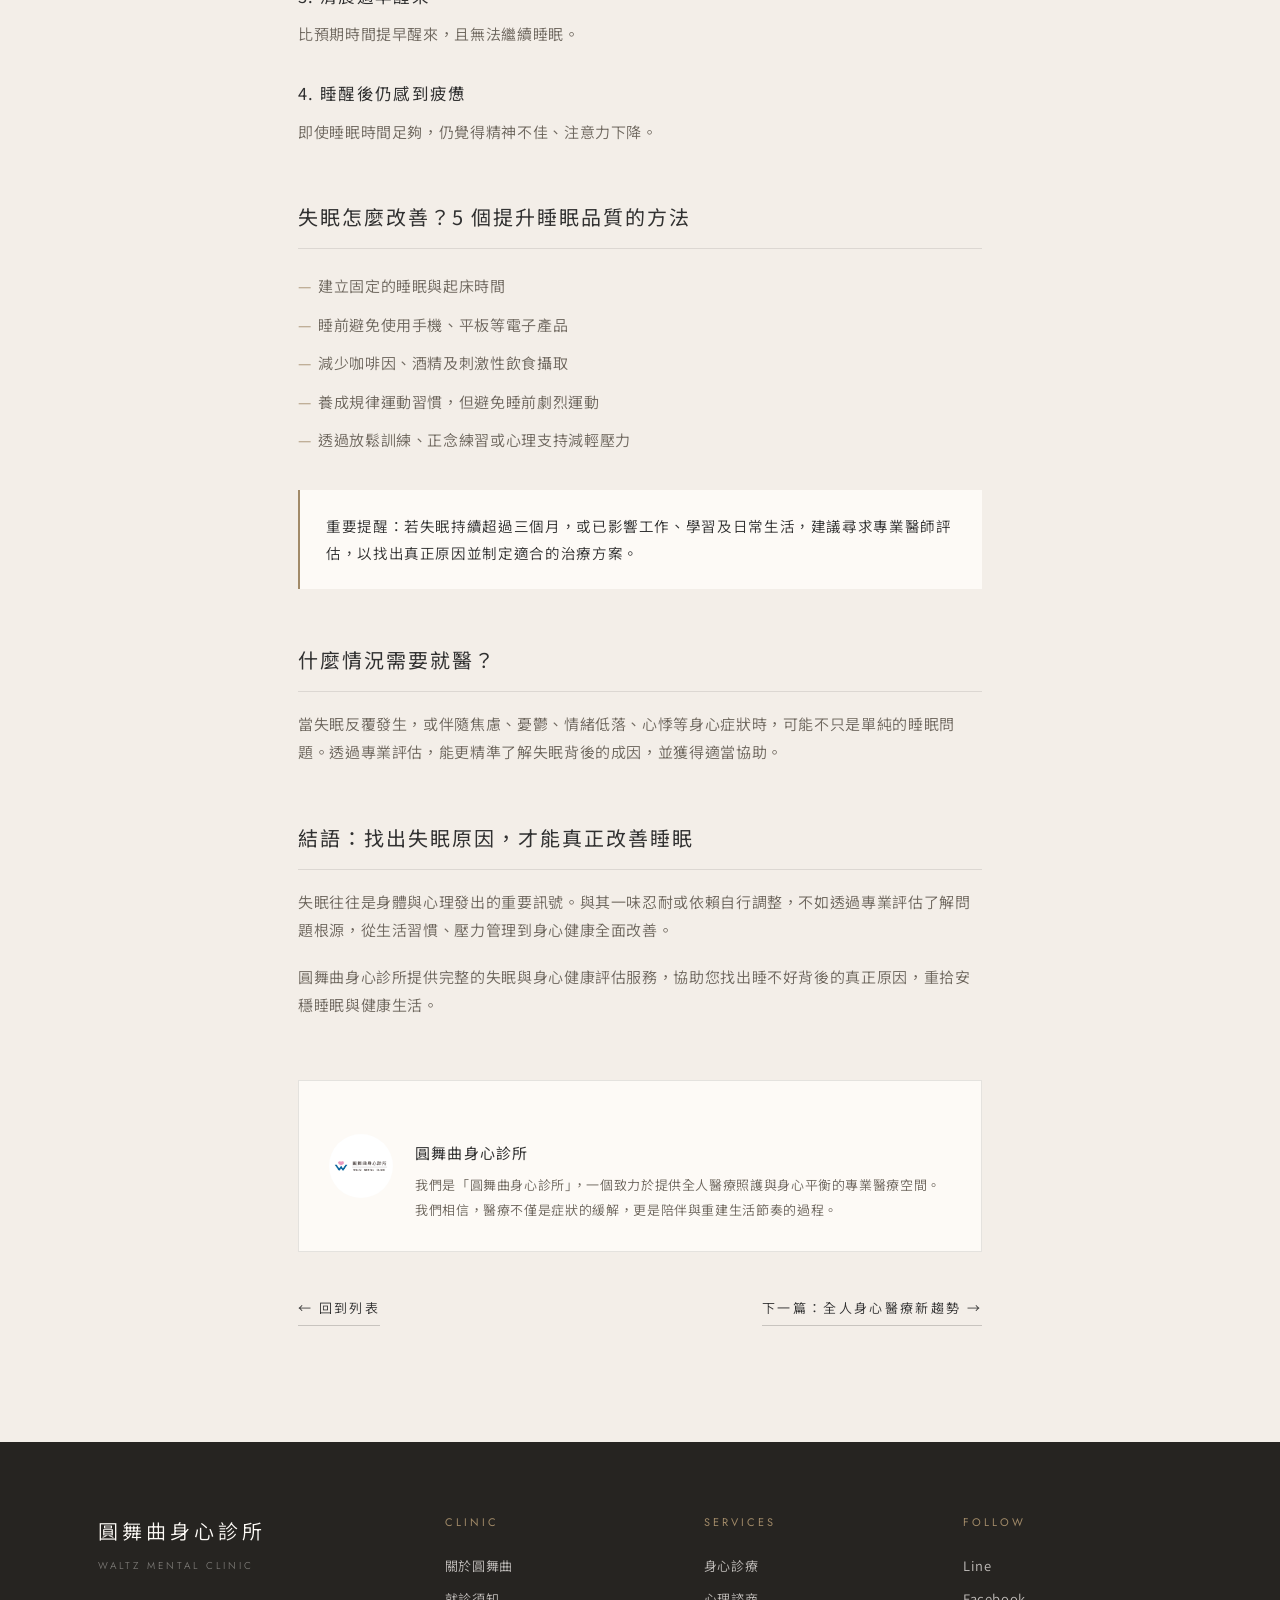
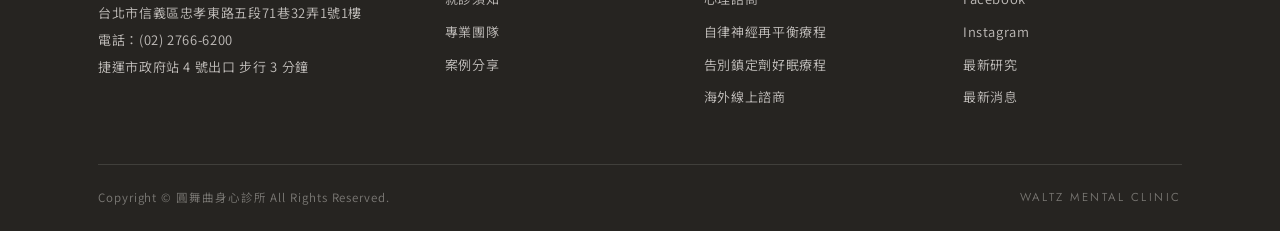
<file: blog-insomnia.html>
<!DOCTYPE html>
<html lang="zh-Hant">
<head>
<meta charset="UTF-8">
<meta name="viewport" content="width=device-width, initial-scale=1.0">
<title>失眠怎麼改善？醫師解析睡不好背後的真正原因｜圓舞曲身心診所</title>
<link rel="preconnect" href="https://fonts.googleapis.com">
<link href="https://fonts.googleapis.com/css2?family=Jost:wght@300;400;500&family=Noto+Sans+TC:wght@300;400;500&display=swap" rel="stylesheet">
<link rel="stylesheet" href="css/style.css">
</head>
<body>

<header>
  <div class="wrap nav">
    <a class="brand" href="index.html"><img src="images/logo-script.png" alt="Waltz 圓舞曲身心診所"><span class="brand-name">圓舞曲身心診所</span></a>
    <nav class="menu">
      <a href="about.html">關於圓舞曲</a>
      <a href="instructions.html">就診須知</a>
      <a href="team.html">專業團隊</a>
      <a href="service.html">診療項目</a>
      <a href="cases.html">案例分享</a>
      <a href="blog.html" class="active">最新研究</a>
      <a href="faq.html">常見問題</a>
      <a href="contact.html">聯絡我們</a>
    </nav>
    <a class="nav-cta" href="https://line.me/R/ti/p/@098affux" target="_blank">LINE 預約</a>
    <button class="menu-toggle" aria-label="選單">☰</button>
  </div>
</header>

<div class="wrap crumbs"><a href="index.html">首頁</a> ／ <a href="blog.html">最新研究</a> ／ 睡眠障礙</div>

<section class="section" style="padding-top:50px">
  <div class="wrap article">
    <div class="meta">April 27, 2026 — 作者：圓舞曲身心診所</div>
    <h1>失眠怎麼改善？醫師解析睡不好背後的真正原因</h1>
    <div class="lead-img"><img src="images/blog-insomnia.jpg" alt="失眠怎麼改善"></div>

    <p>「明明很累卻睡不著？半夜容易醒來，醒後難以再入睡？睡了一整晚還是覺得疲憊？」失眠是現代人常見的困擾之一，不僅影響精神與工作效率，也可能對身心健康造成長期影響。</p>
    <p>許多人以為失眠只是單純睡不好，但其實背後可能與壓力、情緒、生活習慣，甚至身心狀況有關。本篇將帶您了解失眠的常見原因，以及改善睡眠品質的方法，幫助您找回穩定且健康的睡眠。</p>

    <h2>為什麼會失眠？常見原因有哪些？</h2>
    <p>失眠並非單一疾病，而是一種症狀表現。造成失眠的原因相當多元，可能與生理、心理及生活習慣有關。</p>
    <ul>
      <li>壓力與焦慮：工作、學業或人際壓力容易讓大腦持續處於警覺狀態。</li>
      <li>情緒困擾：焦慮症、憂鬱症等情緒問題常伴隨睡眠障礙。</li>
      <li>生活作息不規律：熬夜、輪班或睡眠時間不固定。</li>
      <li>飲食與刺激物：過量咖啡因、酒精或睡前進食可能影響睡眠品質。</li>
      <li>身體疾病：慢性疼痛、甲狀腺疾病、睡眠呼吸中止症等也可能造成失眠。</li>
    </ul>

    <h2>失眠常見症狀有哪些？</h2>
    <h3>1. 入睡困難</h3>
    <p>躺在床上超過 30 分鐘仍無法順利入睡。</p>
    <h3>2. 半夜容易醒來</h3>
    <p>睡眠中斷次數增加，醒來後難以再次入睡。</p>
    <h3>3. 清晨過早醒來</h3>
    <p>比預期時間提早醒來，且無法繼續睡眠。</p>
    <h3>4. 睡醒後仍感到疲憊</h3>
    <p>即使睡眠時間足夠，仍覺得精神不佳、注意力下降。</p>

    <h2>失眠怎麼改善？5 個提升睡眠品質的方法</h2>
    <ul>
      <li>建立固定的睡眠與起床時間</li>
      <li>睡前避免使用手機、平板等電子產品</li>
      <li>減少咖啡因、酒精及刺激性飲食攝取</li>
      <li>養成規律運動習慣，但避免睡前劇烈運動</li>
      <li>透過放鬆訓練、正念練習或心理支持減輕壓力</li>
    </ul>
    <div class="callout">重要提醒：若失眠持續超過三個月，或已影響工作、學習及日常生活，建議尋求專業醫師評估，以找出真正原因並制定適合的治療方案。</div>

    <h2>什麼情況需要就醫？</h2>
    <p>當失眠反覆發生，或伴隨焦慮、憂鬱、情緒低落、心悸等身心症狀時，可能不只是單純的睡眠問題。透過專業評估，能更精準了解失眠背後的成因，並獲得適當協助。</p>

    <h2>結語：找出失眠原因，才能真正改善睡眠</h2>
    <p>失眠往往是身體與心理發出的重要訊號。與其一味忍耐或依賴自行調整，不如透過專業評估了解問題根源，從生活習慣、壓力管理到身心健康全面改善。</p>
    <p>圓舞曲身心診所提供完整的失眠與身心健康評估服務，協助您找出睡不好背後的真正原因，重拾安穩睡眠與健康生活。</p>

    <div class="author-box">
      <img src="images/author.jpg" alt="圓舞曲身心診所">
      <div>
        <h3>圓舞曲身心診所</h3>
        <p>我們是「圓舞曲身心診所」，一個致力於提供全人醫療照護與身心平衡的專業醫療空間。我們相信，醫療不僅是症狀的緩解，更是陪伴與重建生活節奏的過程。</p>
      </div>
    </div>

    <div style="display:flex; justify-content:space-between; margin-top:44px; flex-wrap:wrap; gap:14px">
      <a class="textlink" href="blog.html">← 回到列表</a>
      <a class="textlink" href="blog-holistic.html">下一篇：全人身心醫療新趨勢 →</a>
    </div>
  </div>
</section>

<footer>
  <div class="wrap">
    <div class="foot-main">
      <div class="foot-brand">
        <div class="zh">圓舞曲身心診所</div>
        <div class="latin">Waltz Mental Clinic</div>
        <p>台北市信義區忠孝東路五段71巷32弄1號1樓<br>電話：(02) 2766-6200<br>捷運市政府站 4 號出口 步行 3 分鐘</p>
      </div>
      <div>
        <h4>Clinic</h4>
        <ul>
          <li><a href="about.html">關於圓舞曲</a></li>
          <li><a href="instructions.html">就診須知</a></li>
          <li><a href="team.html">專業團隊</a></li>
          <li><a href="cases.html">案例分享</a></li>
        </ul>
      </div>
      <div>
        <h4>Services</h4>
        <ul>
          <li><a href="service.html">身心診療</a></li>
          <li><a href="service.html">心理諮商</a></li>
          <li><a href="service.html">自律神經再平衡療程</a></li>
          <li><a href="service.html">告別鎮定劑好眠療程</a></li>
          <li><a href="service.html">海外線上諮商</a></li>
        </ul>
      </div>
      <div>
        <h4>Follow</h4>
        <ul>
          <li><a href="https://line.me/R/ti/p/@098affux" target="_blank">Line</a></li>
          <li><a href="https://www.facebook.com/waltzmental" target="_blank">Facebook</a></li>
          <li><a href="https://www.instagram.com/waltzmental/" target="_blank">Instagram</a></li>
          <li><a href="blog.html">最新研究</a></li>
          <li><a href="news.html">最新消息</a></li>
        </ul>
      </div>
    </div>
    <div class="foot-bottom">
      <span>Copyright © 圓舞曲身心診所 All Rights Reserved.</span>
      <span class="en">Waltz Mental Clinic</span>
    </div>
  </div>
</footer>

<script src="js/main.js"></script>
</body>
</html>
</file>
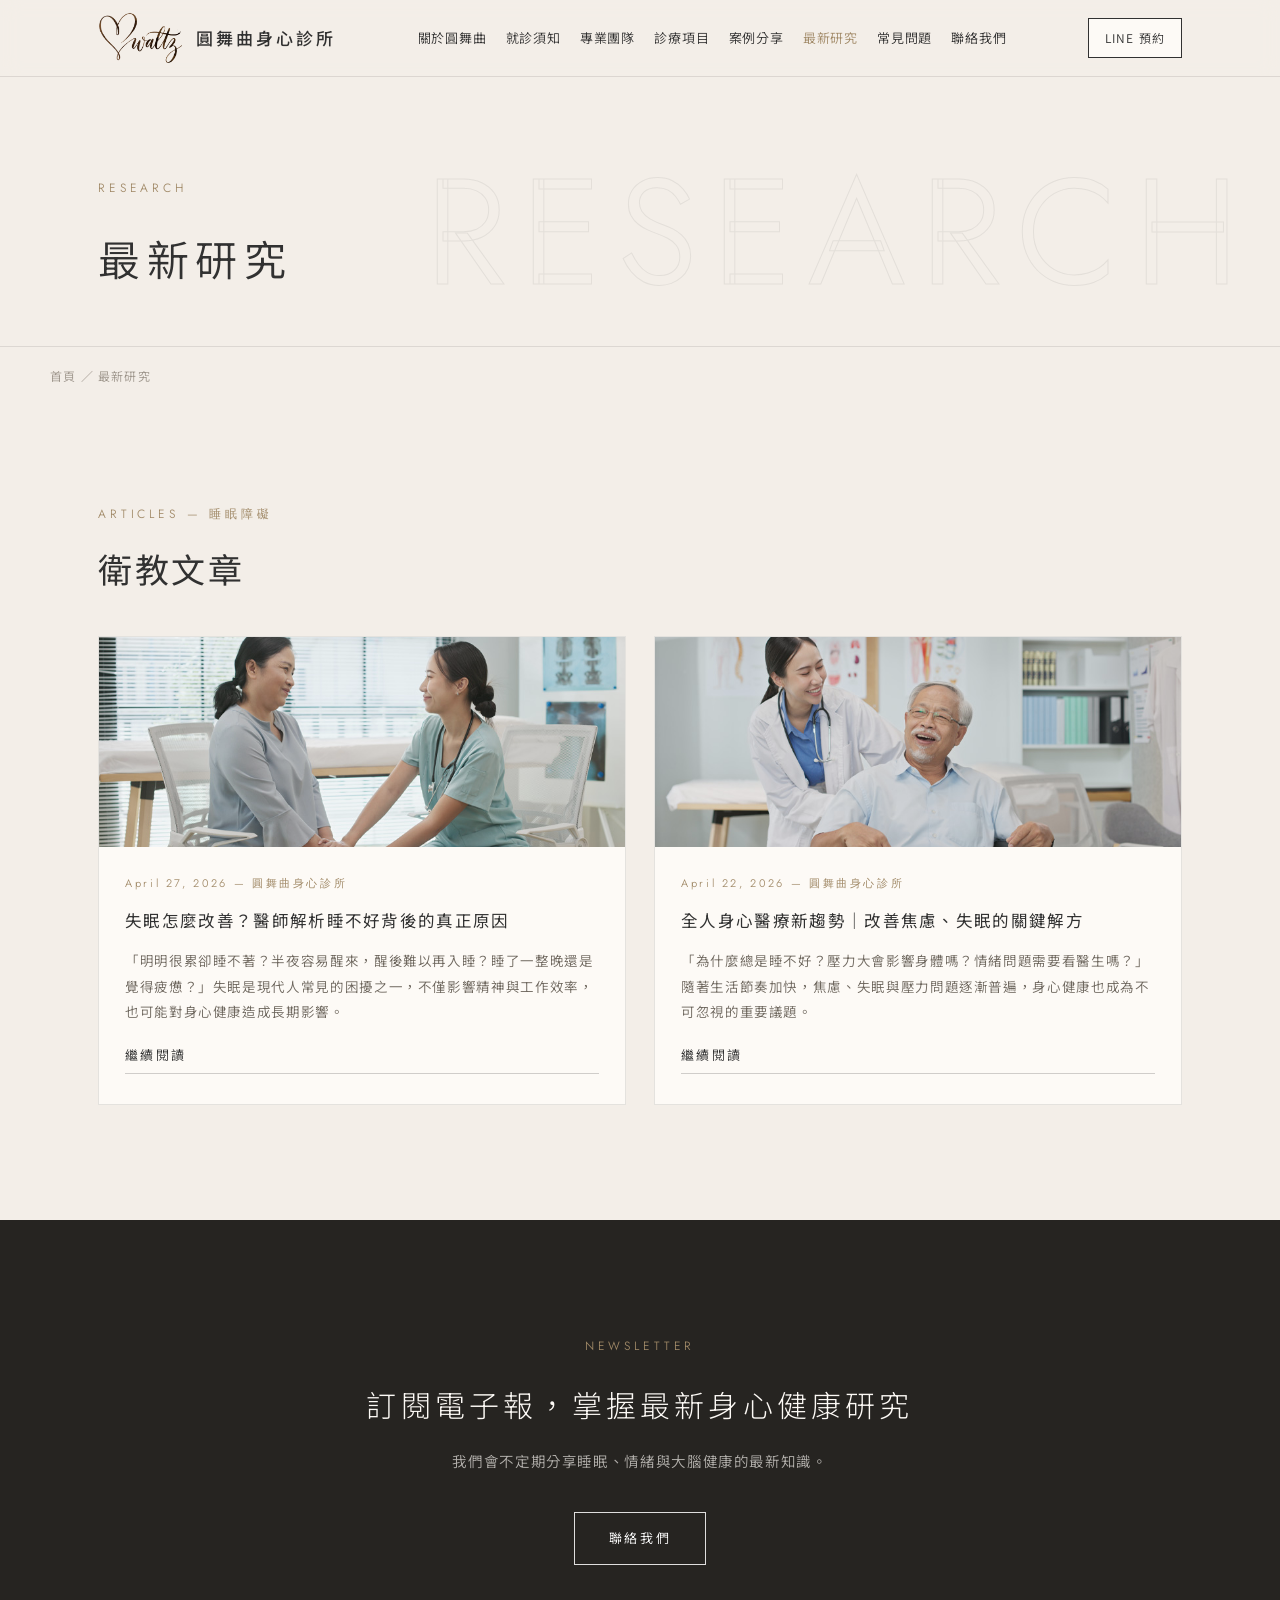
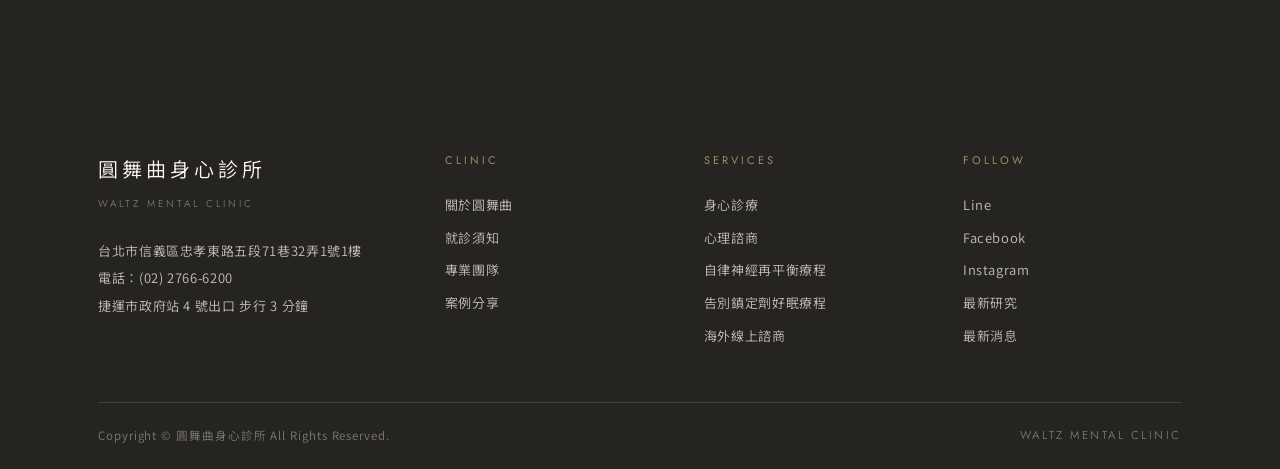
<file: blog.html>
<!DOCTYPE html>
<html lang="zh-Hant">
<head>
<meta charset="UTF-8">
<meta name="viewport" content="width=device-width, initial-scale=1.0">
<title>最新研究｜圓舞曲身心診所</title>
<link rel="preconnect" href="https://fonts.googleapis.com">
<link href="https://fonts.googleapis.com/css2?family=Jost:wght@300;400;500&family=Noto+Sans+TC:wght@300;400;500&display=swap" rel="stylesheet">
<link rel="stylesheet" href="css/style.css">
</head>
<body>

<header>
  <div class="wrap nav">
    <a class="brand" href="index.html"><img src="images/logo-script.png" alt="Waltz 圓舞曲身心診所"><span class="brand-name">圓舞曲身心診所</span></a>
    <nav class="menu">
      <a href="about.html">關於圓舞曲</a>
      <a href="instructions.html">就診須知</a>
      <a href="team.html">專業團隊</a>
      <a href="service.html">診療項目</a>
      <a href="cases.html">案例分享</a>
      <a href="blog.html" class="active">最新研究</a>
      <a href="faq.html">常見問題</a>
      <a href="contact.html">聯絡我們</a>
    </nav>
    <a class="nav-cta" href="https://line.me/R/ti/p/@098affux" target="_blank">LINE 預約</a>
    <button class="menu-toggle" aria-label="選單">☰</button>
  </div>
</header>

<section class="page-head">
  <div class="wrap">
    <div class="eyebrow">Research</div>
    <h1>最新研究</h1>
  </div>
  <div class="watermark">Research</div>
</section>
<div class="wrap crumbs"><a href="index.html">首頁</a> ／ 最新研究</div>

<section class="section">
  <div class="wrap">
    <div class="eyebrow reveal">Articles — 睡眠障礙</div>
    <h2 class="sec-title reveal" style="margin-bottom:42px">衛教文章</h2>
    <div class="cards reveal" style="grid-template-columns:repeat(auto-fit,minmax(320px,1fr))">
      <a class="card" href="blog-insomnia.html">
        <div class="thumb"><img src="images/blog-insomnia.jpg" alt="失眠怎麼改善"></div>
        <div class="body">
          <div class="date">April 27, 2026 — 圓舞曲身心診所</div>
          <h3>失眠怎麼改善？醫師解析睡不好背後的真正原因</h3>
          <p>「明明很累卻睡不著？半夜容易醒來，醒後難以再入睡？睡了一整晚還是覺得疲憊？」失眠是現代人常見的困擾之一，不僅影響精神與工作效率，也可能對身心健康造成長期影響。</p>
          <span class="textlink" style="margin-top:18px">繼續閱讀</span>
        </div>
      </a>
      <a class="card" href="blog-holistic.html">
        <div class="thumb"><img src="images/blog-holistic.jpg" alt="全人身心醫療新趨勢"></div>
        <div class="body">
          <div class="date">April 22, 2026 — 圓舞曲身心診所</div>
          <h3>全人身心醫療新趨勢｜改善焦慮、失眠的關鍵解方</h3>
          <p>「為什麼總是睡不好？壓力大會影響身體嗎？情緒問題需要看醫生嗎？」隨著生活節奏加快，焦慮、失眠與壓力問題逐漸普遍，身心健康也成為不可忽視的重要議題。</p>
          <span class="textlink" style="margin-top:18px">繼續閱讀</span>
        </div>
      </a>
    </div>
  </div>
</section>

<section class="section cta-band">
  <div class="wrap reveal">
    <div class="eyebrow">Newsletter</div>
    <h2>訂閱電子報，掌握最新身心健康研究</h2>
    <p>我們會不定期分享睡眠、情緒與大腦健康的最新知識。</p>
    <a class="btn light" href="contact.html">聯絡我們</a>
  </div>
</section>

<footer>
  <div class="wrap">
    <div class="foot-main">
      <div class="foot-brand">
        <div class="zh">圓舞曲身心診所</div>
        <div class="latin">Waltz Mental Clinic</div>
        <p>台北市信義區忠孝東路五段71巷32弄1號1樓<br>電話：(02) 2766-6200<br>捷運市政府站 4 號出口 步行 3 分鐘</p>
      </div>
      <div>
        <h4>Clinic</h4>
        <ul>
          <li><a href="about.html">關於圓舞曲</a></li>
          <li><a href="instructions.html">就診須知</a></li>
          <li><a href="team.html">專業團隊</a></li>
          <li><a href="cases.html">案例分享</a></li>
        </ul>
      </div>
      <div>
        <h4>Services</h4>
        <ul>
          <li><a href="service.html">身心診療</a></li>
          <li><a href="service.html">心理諮商</a></li>
          <li><a href="service.html">自律神經再平衡療程</a></li>
          <li><a href="service.html">告別鎮定劑好眠療程</a></li>
          <li><a href="service.html">海外線上諮商</a></li>
        </ul>
      </div>
      <div>
        <h4>Follow</h4>
        <ul>
          <li><a href="https://line.me/R/ti/p/@098affux" target="_blank">Line</a></li>
          <li><a href="https://www.facebook.com/waltzmental" target="_blank">Facebook</a></li>
          <li><a href="https://www.instagram.com/waltzmental/" target="_blank">Instagram</a></li>
          <li><a href="blog.html">最新研究</a></li>
          <li><a href="news.html">最新消息</a></li>
        </ul>
      </div>
    </div>
    <div class="foot-bottom">
      <span>Copyright © 圓舞曲身心診所 All Rights Reserved.</span>
      <span class="en">Waltz Mental Clinic</span>
    </div>
  </div>
</footer>

<script src="js/main.js"></script>
</body>
</html>
</file>
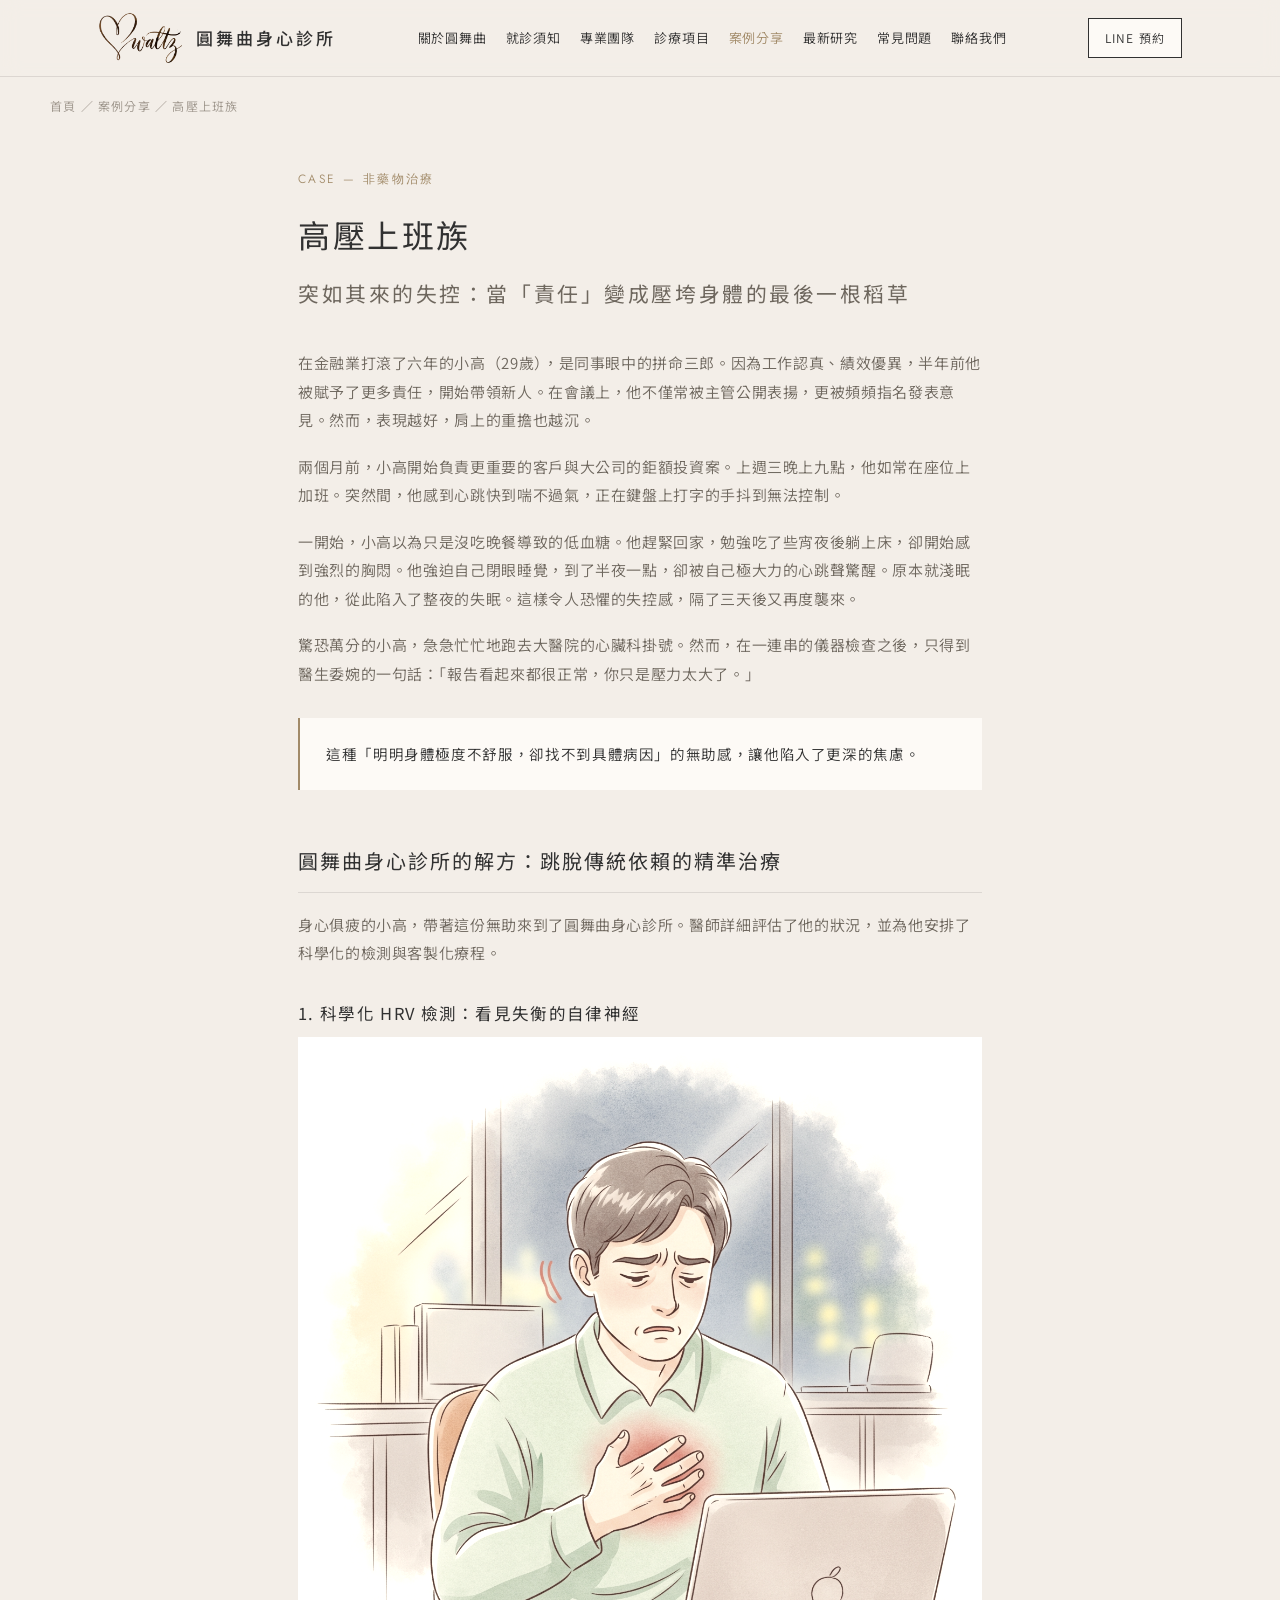
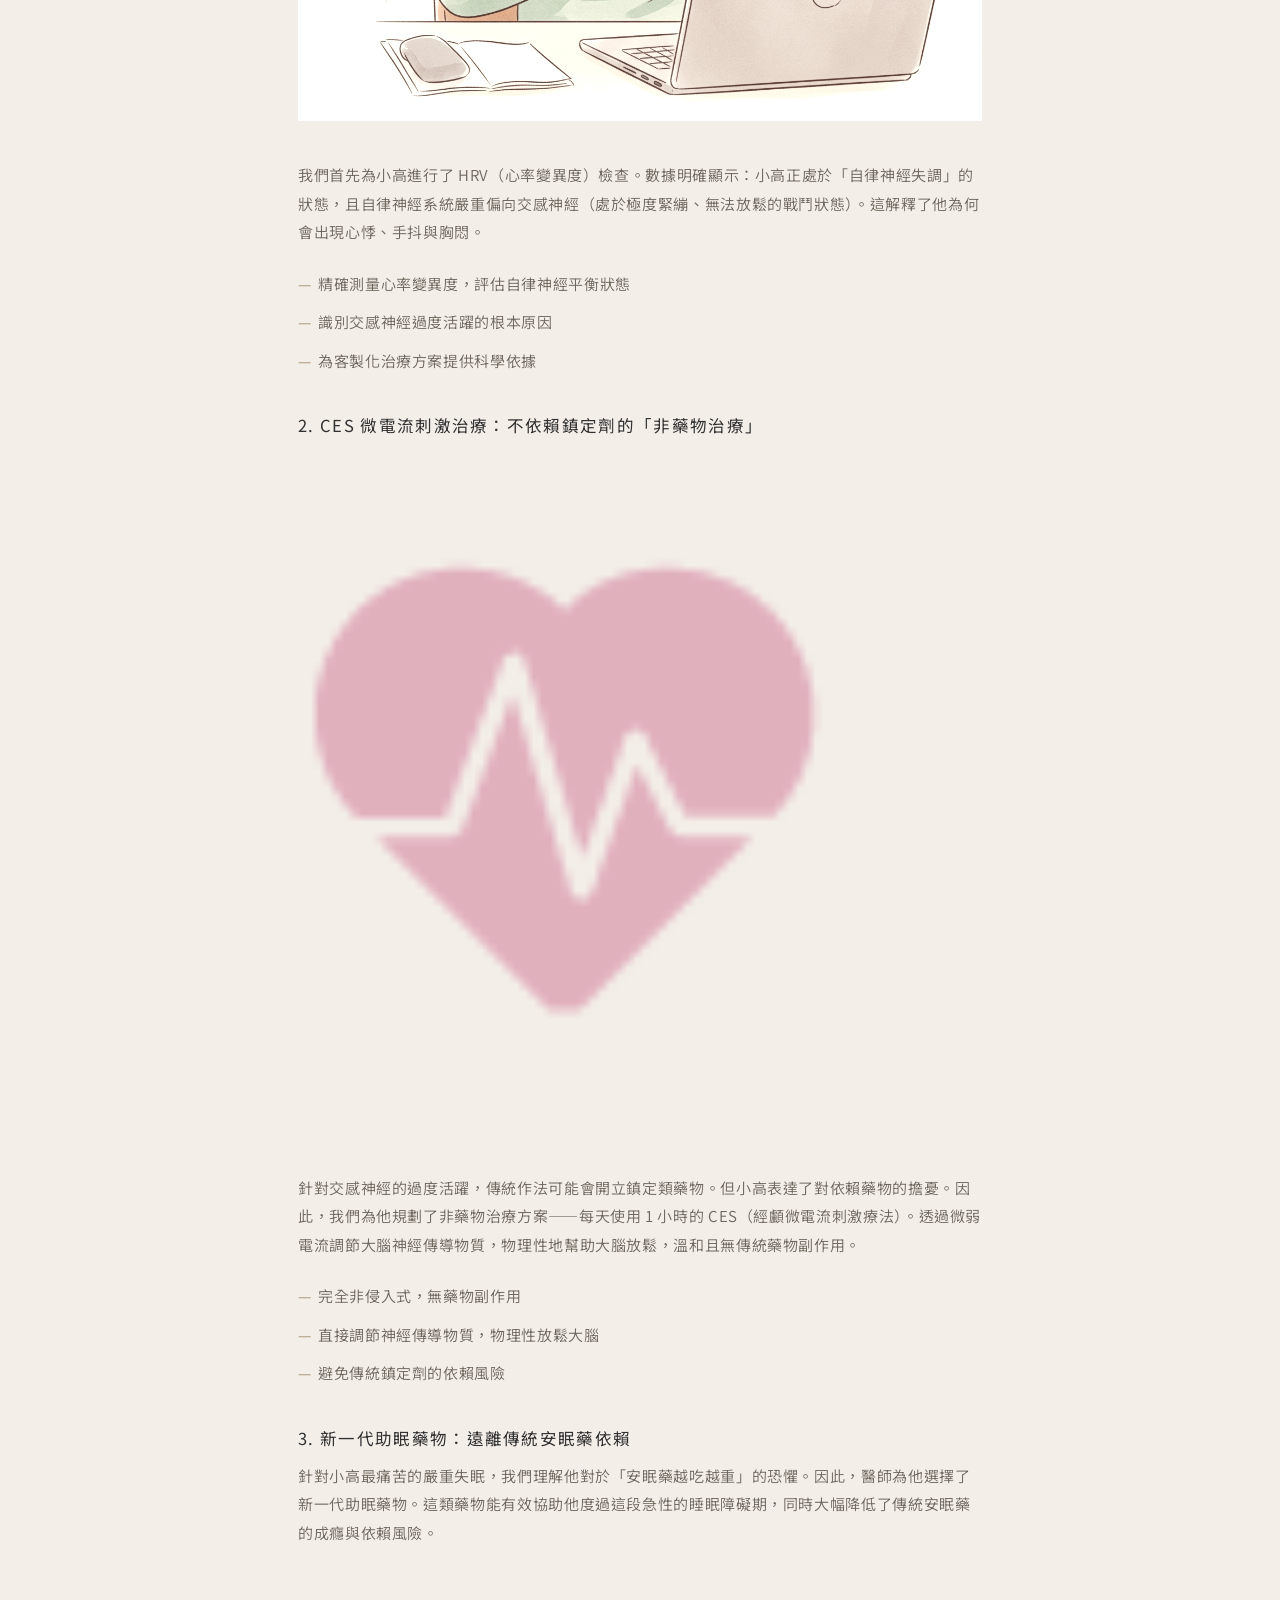
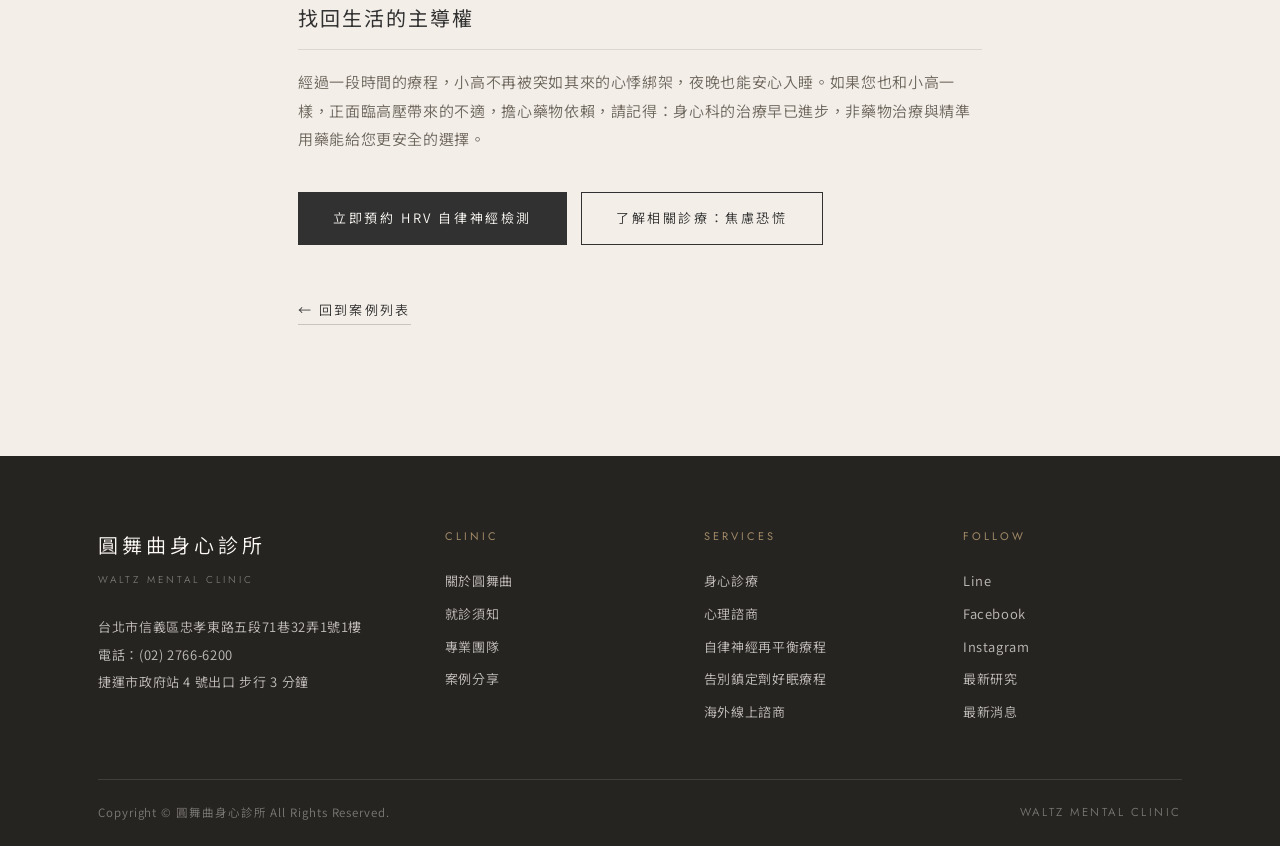
<file: case-worker.html>
<!DOCTYPE html>
<html lang="zh-Hant">
<head>
<meta charset="UTF-8">
<meta name="viewport" content="width=device-width, initial-scale=1.0">
<title>案例：高壓上班族｜圓舞曲身心診所</title>
<link rel="preconnect" href="https://fonts.googleapis.com">
<link href="https://fonts.googleapis.com/css2?family=Jost:wght@300;400;500&family=Noto+Sans+TC:wght@300;400;500&display=swap" rel="stylesheet">
<link rel="stylesheet" href="css/style.css">
</head>
<body>

<header>
  <div class="wrap nav">
    <a class="brand" href="index.html"><img src="images/logo-script.png" alt="Waltz 圓舞曲身心診所"><span class="brand-name">圓舞曲身心診所</span></a>
    <nav class="menu">
      <a href="about.html">關於圓舞曲</a>
      <a href="instructions.html">就診須知</a>
      <a href="team.html">專業團隊</a>
      <a href="service.html">診療項目</a>
      <a href="cases.html" class="active">案例分享</a>
      <a href="blog.html">最新研究</a>
      <a href="faq.html">常見問題</a>
      <a href="contact.html">聯絡我們</a>
    </nav>
    <a class="nav-cta" href="https://line.me/R/ti/p/@098affux" target="_blank">LINE 預約</a>
    <button class="menu-toggle" aria-label="選單">☰</button>
  </div>
</header>

<div class="wrap crumbs"><a href="index.html">首頁</a> ／ <a href="cases.html">案例分享</a> ／ 高壓上班族</div>

<section class="section" style="padding-top:50px">
  <div class="wrap article">
    <div class="meta">CASE — 非藥物治療</div>
    <h1>高壓上班族<br><span style="font-size:.65em; color:var(--ink-soft)">突如其來的失控：當「責任」變成壓垮身體的最後一根稻草</span></h1>

    <p>在金融業打滾了六年的小高（29歲），是同事眼中的拼命三郎。因為工作認真、績效優異，半年前他被賦予了更多責任，開始帶領新人。在會議上，他不僅常被主管公開表揚，更被頻頻指名發表意見。然而，表現越好，肩上的重擔也越沉。</p>
    <p>兩個月前，小高開始負責更重要的客戶與大公司的鉅額投資案。上週三晚上九點，他如常在座位上加班。突然間，他感到心跳快到喘不過氣，正在鍵盤上打字的手抖到無法控制。</p>
    <p>一開始，小高以為只是沒吃晚餐導致的低血糖。他趕緊回家，勉強吃了些宵夜後躺上床，卻開始感到強烈的胸悶。他強迫自己閉眼睡覺，到了半夜一點，卻被自己極大力的心跳聲驚醒。原本就淺眠的他，從此陷入了整夜的失眠。這樣令人恐懼的失控感，隔了三天後又再度襲來。</p>
    <p>驚恐萬分的小高，急急忙忙地跑去大醫院的心臟科掛號。然而，在一連串的儀器檢查之後，只得到醫生委婉的一句話：「報告看起來都很正常，你只是壓力太大了。」</p>
    <div class="callout">這種「明明身體極度不舒服，卻找不到具體病因」的無助感，讓他陷入了更深的焦慮。</div>

    <h2>圓舞曲身心診所的解方：跳脫傳統依賴的精準治療</h2>
    <p>身心俱疲的小高，帶著這份無助來到了圓舞曲身心診所。醫師詳細評估了他的狀況，並為他安排了科學化的檢測與客製化療程。</p>

    <h3>1. 科學化 HRV 檢測：看見失衡的自律神經</h3>
    <div class="lead-img"><img src="images/case-hrv.png" alt="HRV 心率變異度檢測"></div>
    <p>我們首先為小高進行了 HRV（心率變異度）檢查。數據明確顯示：小高正處於「自律神經失調」的狀態，且自律神經系統嚴重偏向交感神經（處於極度緊繃、無法放鬆的戰鬥狀態）。這解釋了他為何會出現心悸、手抖與胸悶。</p>
    <ul>
      <li>精確測量心率變異度，評估自律神經平衡狀態</li>
      <li>識別交感神經過度活躍的根本原因</li>
      <li>為客製化治療方案提供科學依據</li>
    </ul>

    <h3>2. CES 微電流刺激治療：不依賴鎮定劑的「非藥物治療」</h3>
    <div class="lead-img"><img src="images/case-ces.png" alt="CES 經顱微電流刺激治療"></div>
    <p>針對交感神經的過度活躍，傳統作法可能會開立鎮定類藥物。但小高表達了對依賴藥物的擔憂。因此，我們為他規劃了非藥物治療方案——每天使用 1 小時的 CES（經顱微電流刺激療法）。透過微弱電流調節大腦神經傳導物質，物理性地幫助大腦放鬆，溫和且無傳統藥物副作用。</p>
    <ul>
      <li>完全非侵入式，無藥物副作用</li>
      <li>直接調節神經傳導物質，物理性放鬆大腦</li>
      <li>避免傳統鎮定劑的依賴風險</li>
    </ul>

    <h3>3. 新一代助眠藥物：遠離傳統安眠藥依賴</h3>
    <p>針對小高最痛苦的嚴重失眠，我們理解他對於「安眠藥越吃越重」的恐懼。因此，醫師為他選擇了新一代助眠藥物。這類藥物能有效協助他度過這段急性的睡眠障礙期，同時大幅降低了傳統安眠藥的成癮與依賴風險。</p>

    <h2>找回生活的主導權</h2>
    <p>經過一段時間的療程，小高不再被突如其來的心悸綁架，夜晚也能安心入睡。如果您也和小高一樣，正面臨高壓帶來的不適，擔心藥物依賴，請記得：身心科的治療早已進步，非藥物治療與精準用藥能給您更安全的選擇。</p>

    <div style="display:flex; gap:14px; flex-wrap:wrap; margin-top:38px">
      <a class="btn solid" href="https://line.me/R/ti/p/@098affux" target="_blank">立即預約 HRV 自律神經檢測</a>
      <a class="btn" href="service.html#anxiety">了解相關診療：焦慮恐慌</a>
    </div>

    <p style="margin-top:50px"><a class="textlink" href="cases.html">← 回到案例列表</a></p>
  </div>
</section>

<footer>
  <div class="wrap">
    <div class="foot-main">
      <div class="foot-brand">
        <div class="zh">圓舞曲身心診所</div>
        <div class="latin">Waltz Mental Clinic</div>
        <p>台北市信義區忠孝東路五段71巷32弄1號1樓<br>電話：(02) 2766-6200<br>捷運市政府站 4 號出口 步行 3 分鐘</p>
      </div>
      <div>
        <h4>Clinic</h4>
        <ul>
          <li><a href="about.html">關於圓舞曲</a></li>
          <li><a href="instructions.html">就診須知</a></li>
          <li><a href="team.html">專業團隊</a></li>
          <li><a href="cases.html">案例分享</a></li>
        </ul>
      </div>
      <div>
        <h4>Services</h4>
        <ul>
          <li><a href="service.html">身心診療</a></li>
          <li><a href="service.html">心理諮商</a></li>
          <li><a href="service.html">自律神經再平衡療程</a></li>
          <li><a href="service.html">告別鎮定劑好眠療程</a></li>
          <li><a href="service.html">海外線上諮商</a></li>
        </ul>
      </div>
      <div>
        <h4>Follow</h4>
        <ul>
          <li><a href="https://line.me/R/ti/p/@098affux" target="_blank">Line</a></li>
          <li><a href="https://www.facebook.com/waltzmental" target="_blank">Facebook</a></li>
          <li><a href="https://www.instagram.com/waltzmental/" target="_blank">Instagram</a></li>
          <li><a href="blog.html">最新研究</a></li>
          <li><a href="news.html">最新消息</a></li>
        </ul>
      </div>
    </div>
    <div class="foot-bottom">
      <span>Copyright © 圓舞曲身心診所 All Rights Reserved.</span>
      <span class="en">Waltz Mental Clinic</span>
    </div>
  </div>
</footer>

<script src="js/main.js"></script>
</body>
</html>
</file>
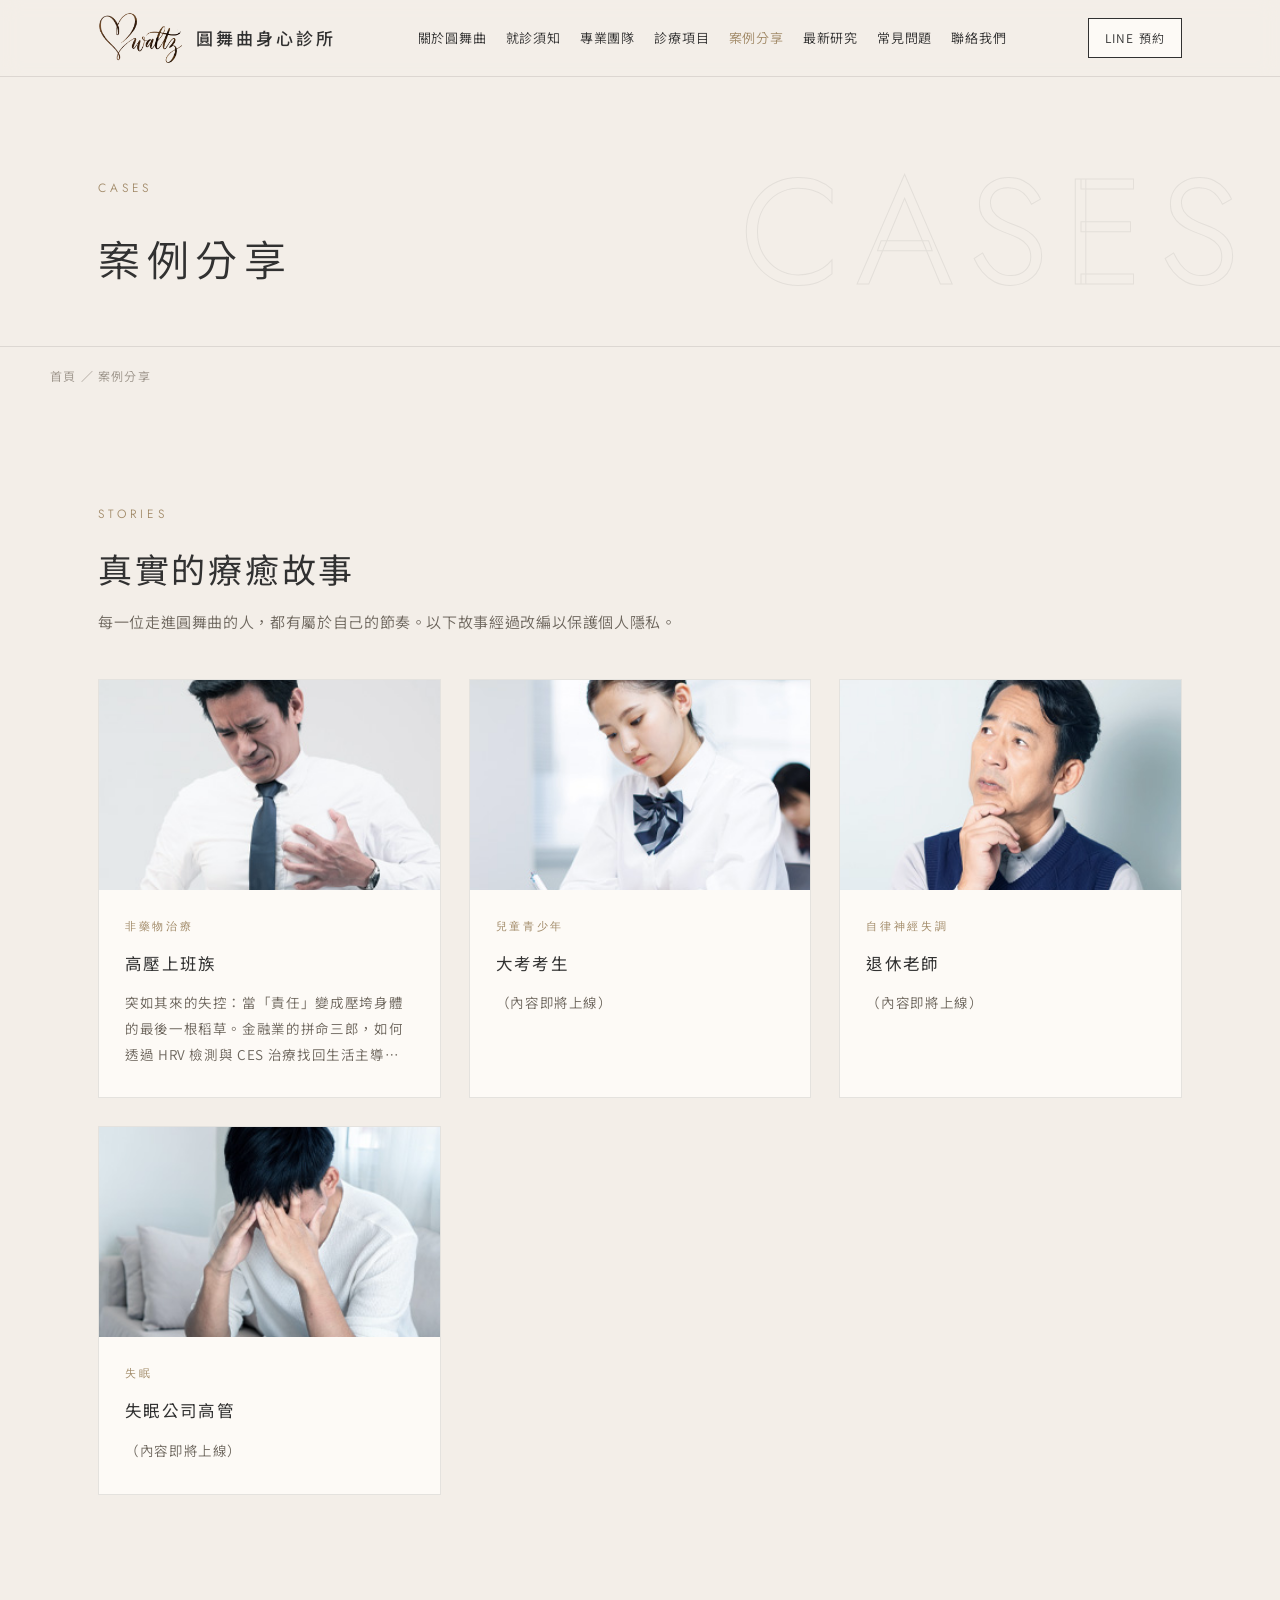
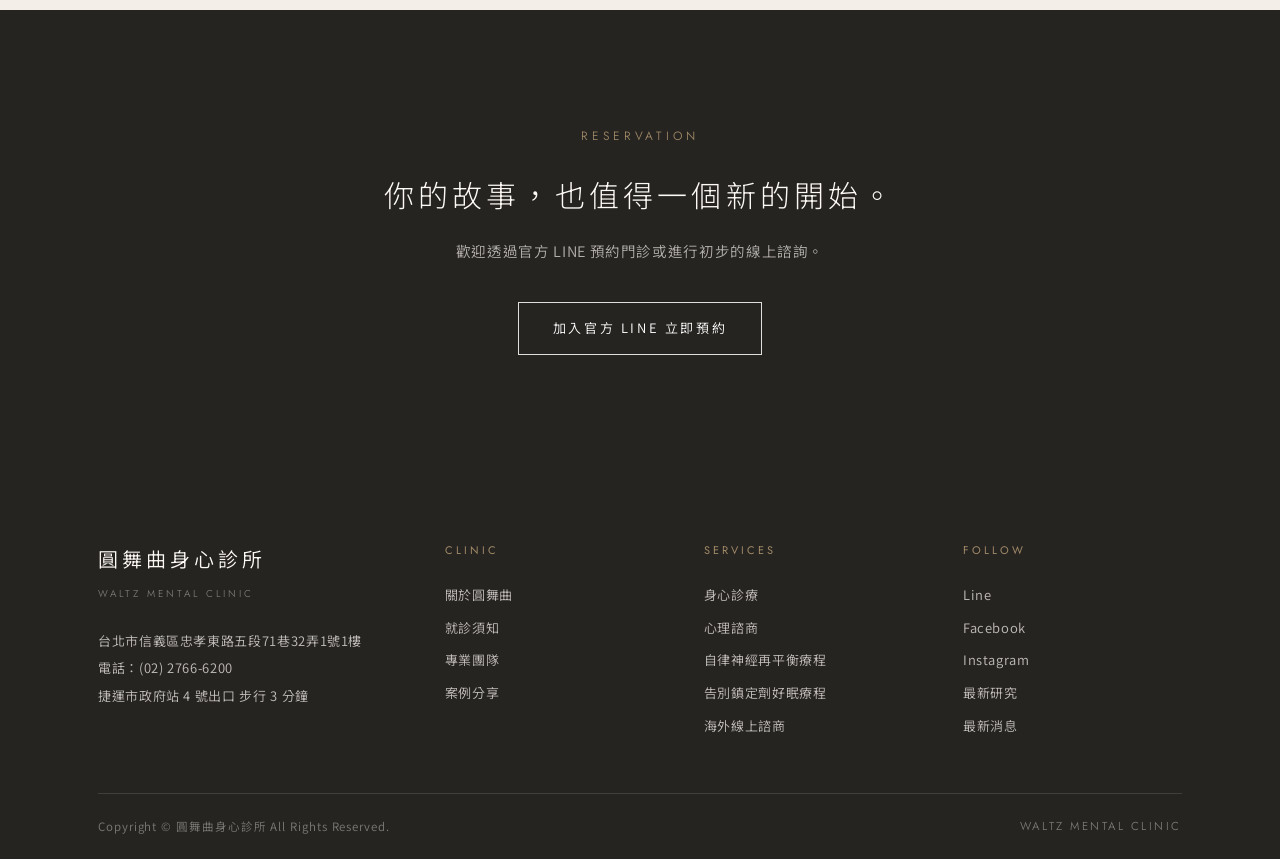
<file: cases.html>
<!DOCTYPE html>
<html lang="zh-Hant">
<head>
<meta charset="UTF-8">
<meta name="viewport" content="width=device-width, initial-scale=1.0">
<title>案例分享｜圓舞曲身心診所</title>
<link rel="preconnect" href="https://fonts.googleapis.com">
<link href="https://fonts.googleapis.com/css2?family=Jost:wght@300;400;500&family=Noto+Sans+TC:wght@300;400;500&display=swap" rel="stylesheet">
<link rel="stylesheet" href="css/style.css">
</head>
<body>

<header>
  <div class="wrap nav">
    <a class="brand" href="index.html"><img src="images/logo-script.png" alt="Waltz 圓舞曲身心診所"><span class="brand-name">圓舞曲身心診所</span></a>
    <nav class="menu">
      <a href="about.html">關於圓舞曲</a>
      <a href="instructions.html">就診須知</a>
      <a href="team.html">專業團隊</a>
      <a href="service.html">診療項目</a>
      <a href="cases.html" class="active">案例分享</a>
      <a href="blog.html">最新研究</a>
      <a href="faq.html">常見問題</a>
      <a href="contact.html">聯絡我們</a>
    </nav>
    <a class="nav-cta" href="https://line.me/R/ti/p/@098affux" target="_blank">LINE 預約</a>
    <button class="menu-toggle" aria-label="選單">☰</button>
  </div>
</header>

<section class="page-head">
  <div class="wrap">
    <div class="eyebrow">Cases</div>
    <h1>案例分享</h1>
  </div>
  <div class="watermark">Cases</div>
</section>
<div class="wrap crumbs"><a href="index.html">首頁</a> ／ 案例分享</div>

<section class="section">
  <div class="wrap">
    <div class="eyebrow reveal">Stories</div>
    <h2 class="sec-title reveal">真實的療癒故事</h2>
    <p class="sec-sub reveal" style="margin-bottom:42px">每一位走進圓舞曲的人，都有屬於自己的節奏。以下故事經過改編以保護個人隱私。</p>
    <div class="cards reveal">
      <a class="card" href="case-worker.html">
        <div class="thumb"><img src="images/case-worker.jpg" alt="高壓上班族"></div>
        <div class="body">
          <div class="date">非藥物治療</div>
          <h3>高壓上班族</h3>
          <p>突如其來的失控：當「責任」變成壓垮身體的最後一根稻草。金融業的拼命三郎，如何透過 HRV 檢測與 CES 治療找回生活主導權。</p>
        </div>
      </a>
      <a class="card" href="case-worker.html">
        <div class="thumb"><img src="images/case-student.jpg" alt="大考考生"></div>
        <div class="body">
          <div class="date">兒童青少年</div>
          <h3>大考考生</h3>
          <p>（內容即將上線）</p>
        </div>
      </a>
      <a class="card" href="case-worker.html">
        <div class="thumb"><img src="images/case-teacher.jpg" alt="退休老師"></div>
        <div class="body">
          <div class="date">自律神經失調</div>
          <h3>退休老師</h3>
          <p>（內容即將上線）</p>
        </div>
      </a>
      <a class="card" href="case-worker.html">
        <div class="thumb"><img src="images/case-exec.jpg" alt="失眠公司高管"></div>
        <div class="body">
          <div class="date">失眠</div>
          <h3>失眠公司高管</h3>
          <p>（內容即將上線）</p>
        </div>
      </a>
    </div>
  </div>
</section>

<section class="section cta-band">
  <div class="wrap reveal">
    <div class="eyebrow">Reservation</div>
    <h2>你的故事，也值得一個新的開始。</h2>
    <p>歡迎透過官方 LINE 預約門診或進行初步的線上諮詢。</p>
    <a class="btn light" href="https://line.me/R/ti/p/@098affux" target="_blank">加入官方 LINE 立即預約</a>
  </div>
</section>

<footer>
  <div class="wrap">
    <div class="foot-main">
      <div class="foot-brand">
        <div class="zh">圓舞曲身心診所</div>
        <div class="latin">Waltz Mental Clinic</div>
        <p>台北市信義區忠孝東路五段71巷32弄1號1樓<br>電話：(02) 2766-6200<br>捷運市政府站 4 號出口 步行 3 分鐘</p>
      </div>
      <div>
        <h4>Clinic</h4>
        <ul>
          <li><a href="about.html">關於圓舞曲</a></li>
          <li><a href="instructions.html">就診須知</a></li>
          <li><a href="team.html">專業團隊</a></li>
          <li><a href="cases.html">案例分享</a></li>
        </ul>
      </div>
      <div>
        <h4>Services</h4>
        <ul>
          <li><a href="service.html">身心診療</a></li>
          <li><a href="service.html">心理諮商</a></li>
          <li><a href="service.html">自律神經再平衡療程</a></li>
          <li><a href="service.html">告別鎮定劑好眠療程</a></li>
          <li><a href="service.html">海外線上諮商</a></li>
        </ul>
      </div>
      <div>
        <h4>Follow</h4>
        <ul>
          <li><a href="https://line.me/R/ti/p/@098affux" target="_blank">Line</a></li>
          <li><a href="https://www.facebook.com/waltzmental" target="_blank">Facebook</a></li>
          <li><a href="https://www.instagram.com/waltzmental/" target="_blank">Instagram</a></li>
          <li><a href="blog.html">最新研究</a></li>
          <li><a href="news.html">最新消息</a></li>
        </ul>
      </div>
    </div>
    <div class="foot-bottom">
      <span>Copyright © 圓舞曲身心診所 All Rights Reserved.</span>
      <span class="en">Waltz Mental Clinic</span>
    </div>
  </div>
</footer>

<script src="js/main.js"></script>
</body>
</html>
</file>
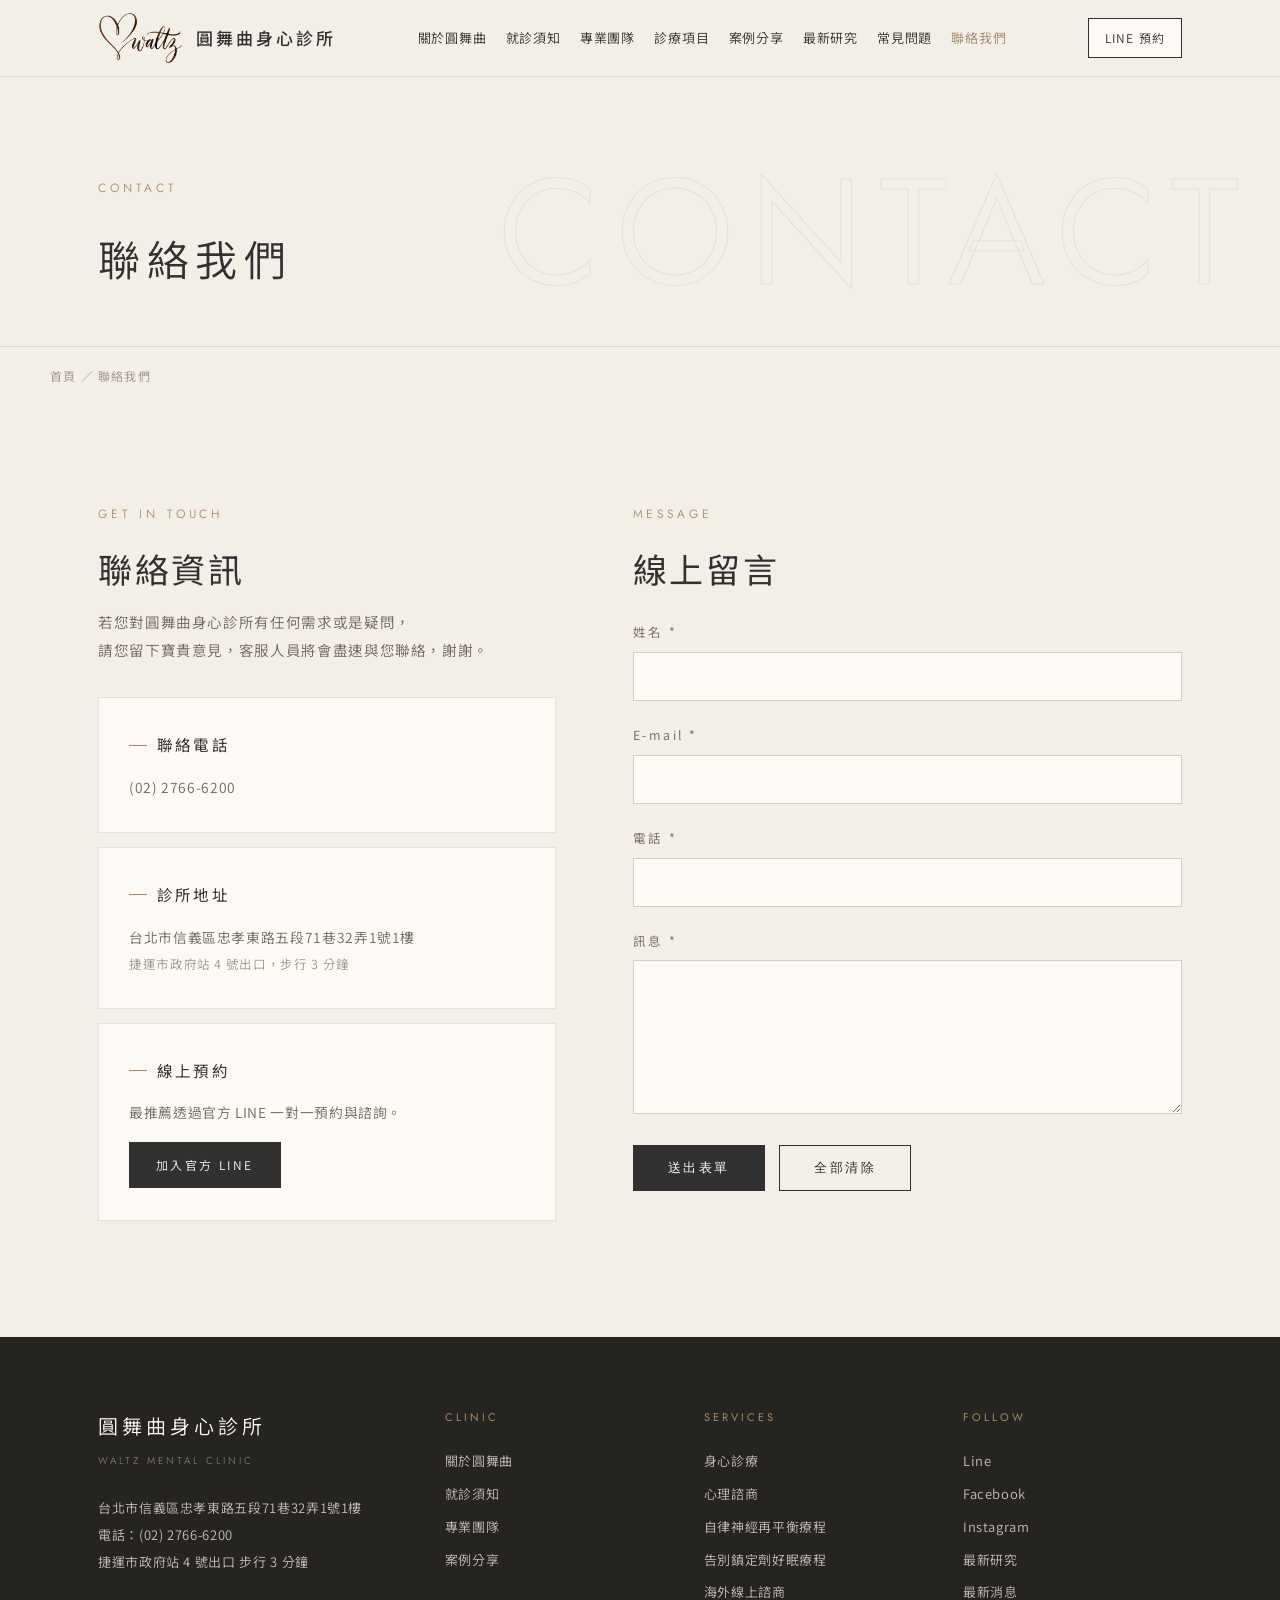
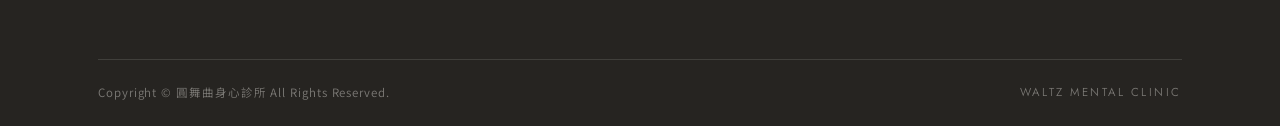
<file: contact.html>
<!DOCTYPE html>
<html lang="zh-Hant">
<head>
<meta charset="UTF-8">
<meta name="viewport" content="width=device-width, initial-scale=1.0">
<title>聯絡我們｜圓舞曲身心診所</title>
<link rel="preconnect" href="https://fonts.googleapis.com">
<link href="https://fonts.googleapis.com/css2?family=Jost:wght@300;400;500&family=Noto+Sans+TC:wght@300;400;500&display=swap" rel="stylesheet">
<link rel="stylesheet" href="css/style.css">
</head>
<body>

<header>
  <div class="wrap nav">
    <a class="brand" href="index.html"><img src="images/logo-script.png" alt="Waltz 圓舞曲身心診所"><span class="brand-name">圓舞曲身心診所</span></a>
    <nav class="menu">
      <a href="about.html">關於圓舞曲</a>
      <a href="instructions.html">就診須知</a>
      <a href="team.html">專業團隊</a>
      <a href="service.html">診療項目</a>
      <a href="cases.html">案例分享</a>
      <a href="blog.html">最新研究</a>
      <a href="faq.html">常見問題</a>
      <a href="contact.html" class="active">聯絡我們</a>
    </nav>
    <a class="nav-cta" href="https://line.me/R/ti/p/@098affux" target="_blank">LINE 預約</a>
    <button class="menu-toggle" aria-label="選單">☰</button>
  </div>
</header>

<section class="page-head">
  <div class="wrap">
    <div class="eyebrow">Contact</div>
    <h1>聯絡我們</h1>
  </div>
  <div class="watermark">Contact</div>
</section>
<div class="wrap crumbs"><a href="index.html">首頁</a> ／ 聯絡我們</div>

<section class="section">
  <div class="wrap contact-grid">
    <div class="reveal">
      <div class="eyebrow">Get In Touch</div>
      <h2 class="sec-title">聯絡資訊</h2>
      <p style="color:var(--ink-soft); font-size:14.5px; margin-bottom:34px">若您對圓舞曲身心診所有任何需求或是疑問，<br>請您留下寶貴意見，客服人員將會盡速與您聯絡，謝謝。</p>
      <div class="info-box" style="margin-bottom:14px">
        <h3>聯絡電話</h3>
        <p>(02) 2766-6200</p>
      </div>
      <div class="info-box" style="margin-bottom:14px">
        <h3>診所地址</h3>
        <p>台北市信義區忠孝東路五段71巷32弄1號1樓<br><span style="font-size:12.5px; color:var(--ink-faint)">捷運市政府站 4 號出口，步行 3 分鐘</span></p>
      </div>
      <div class="info-box">
        <h3>線上預約</h3>
        <p style="margin-bottom:16px">最推薦透過官方 LINE 一對一預約與諮詢。</p>
        <a class="btn solid" href="https://line.me/R/ti/p/@098affux" target="_blank" style="font-size:12px; padding:11px 26px">加入官方 LINE</a>
      </div>
    </div>

    <div class="reveal">
      <div class="eyebrow">Message</div>
      <h2 class="sec-title">線上留言</h2>
      <form onsubmit="alert('此為設計示意，表單尚未串接後端。'); return false;" style="margin-top:26px">
        <div class="field"><label>姓名 *</label><input type="text" required></div>
        <div class="field"><label>E-mail *</label><input type="email" required></div>
        <div class="field"><label>電話 *</label><input type="tel" required></div>
        <div class="field"><label>訊息 *</label><textarea rows="6" required></textarea></div>
        <div style="display:flex; gap:14px; flex-wrap:wrap">
          <button class="btn solid" type="submit">送出表單</button>
          <button class="btn" type="reset">全部清除</button>
        </div>
      </form>
    </div>
  </div>
</section>

<footer>
  <div class="wrap">
    <div class="foot-main">
      <div class="foot-brand">
        <div class="zh">圓舞曲身心診所</div>
        <div class="latin">Waltz Mental Clinic</div>
        <p>台北市信義區忠孝東路五段71巷32弄1號1樓<br>電話：(02) 2766-6200<br>捷運市政府站 4 號出口 步行 3 分鐘</p>
      </div>
      <div>
        <h4>Clinic</h4>
        <ul>
          <li><a href="about.html">關於圓舞曲</a></li>
          <li><a href="instructions.html">就診須知</a></li>
          <li><a href="team.html">專業團隊</a></li>
          <li><a href="cases.html">案例分享</a></li>
        </ul>
      </div>
      <div>
        <h4>Services</h4>
        <ul>
          <li><a href="service.html">身心診療</a></li>
          <li><a href="service.html">心理諮商</a></li>
          <li><a href="service.html">自律神經再平衡療程</a></li>
          <li><a href="service.html">告別鎮定劑好眠療程</a></li>
          <li><a href="service.html">海外線上諮商</a></li>
        </ul>
      </div>
      <div>
        <h4>Follow</h4>
        <ul>
          <li><a href="https://line.me/R/ti/p/@098affux" target="_blank">Line</a></li>
          <li><a href="https://www.facebook.com/waltzmental" target="_blank">Facebook</a></li>
          <li><a href="https://www.instagram.com/waltzmental/" target="_blank">Instagram</a></li>
          <li><a href="blog.html">最新研究</a></li>
          <li><a href="news.html">最新消息</a></li>
        </ul>
      </div>
    </div>
    <div class="foot-bottom">
      <span>Copyright © 圓舞曲身心診所 All Rights Reserved.</span>
      <span class="en">Waltz Mental Clinic</span>
    </div>
  </div>
</footer>

<script src="js/main.js"></script>
</body>
</html>
</file>
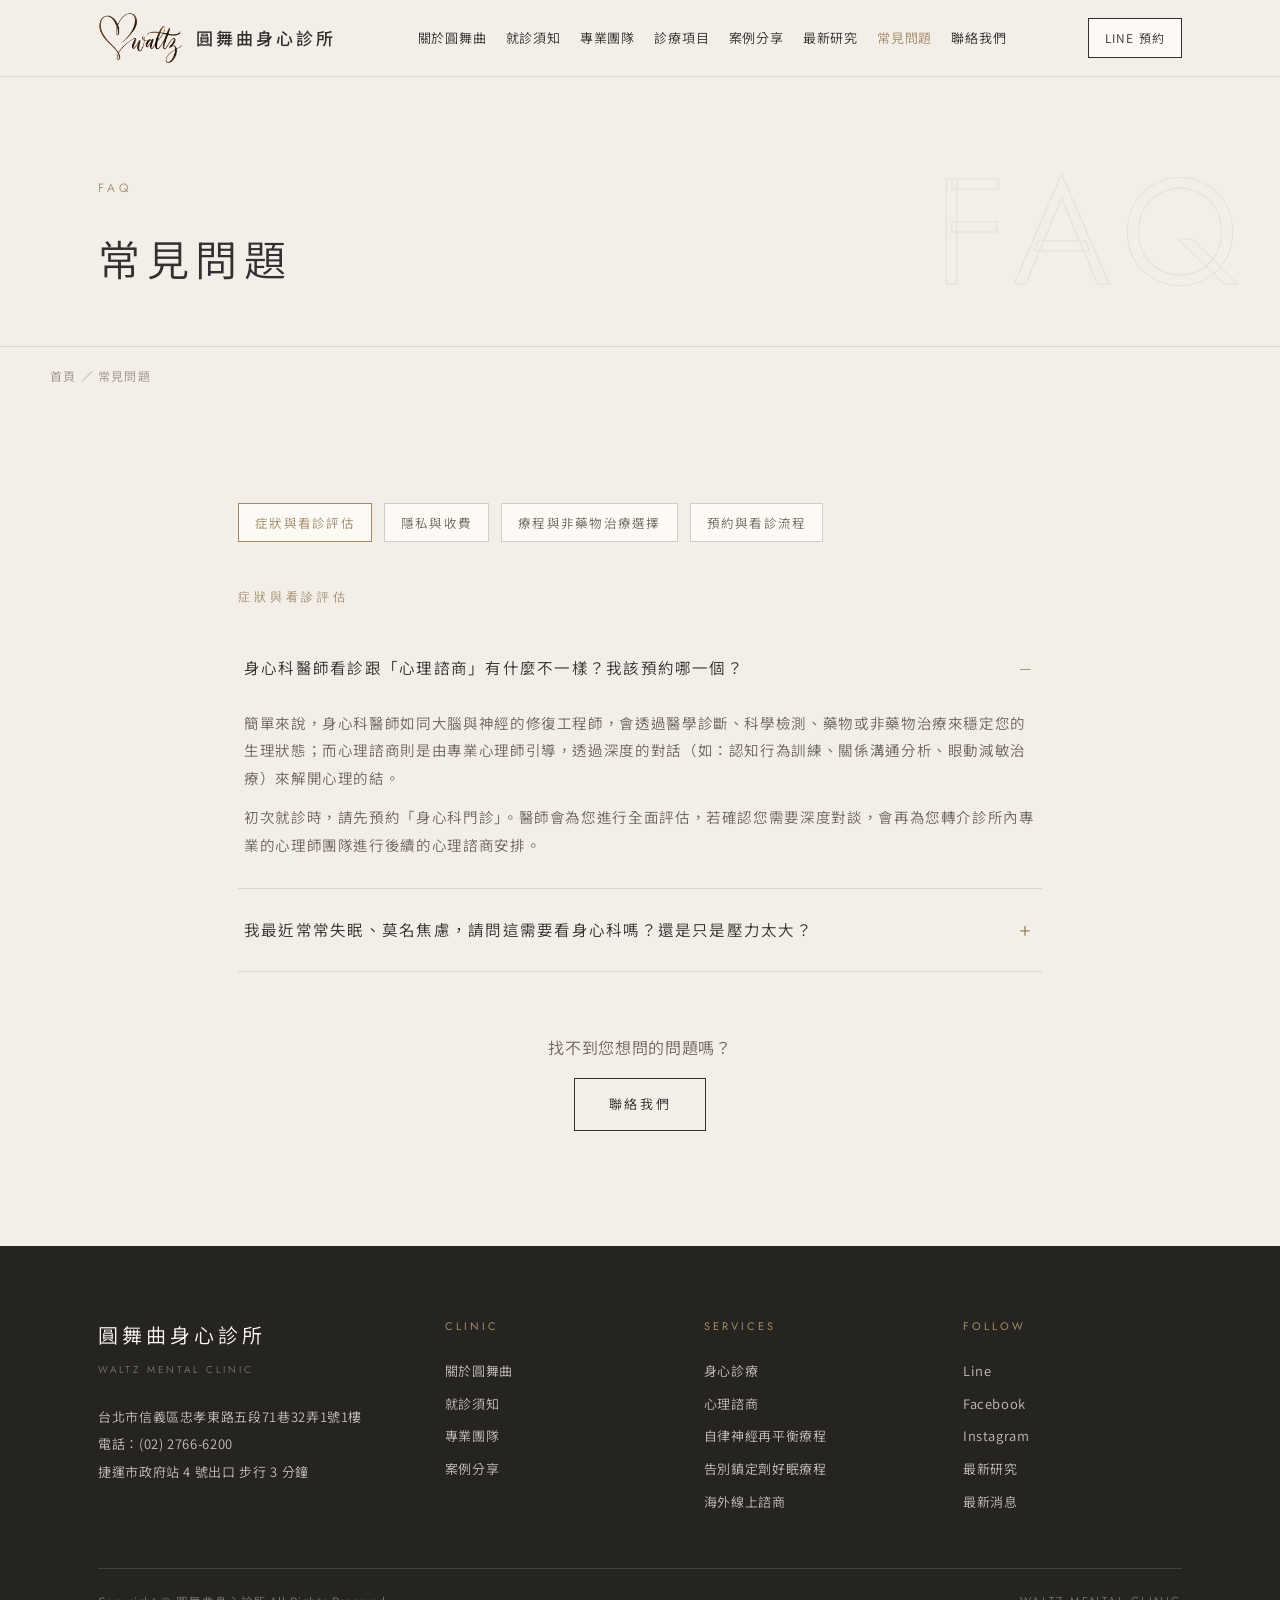
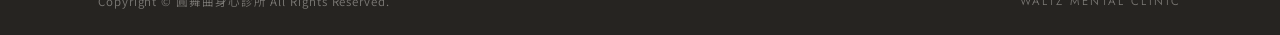
<file: faq.html>
<!DOCTYPE html>
<html lang="zh-Hant">
<head>
<meta charset="UTF-8">
<meta name="viewport" content="width=device-width, initial-scale=1.0">
<title>常見問題｜圓舞曲身心診所</title>
<link rel="preconnect" href="https://fonts.googleapis.com">
<link href="https://fonts.googleapis.com/css2?family=Jost:wght@300;400;500&family=Noto+Sans+TC:wght@300;400;500&display=swap" rel="stylesheet">
<link rel="stylesheet" href="css/style.css">
</head>
<body>

<header>
  <div class="wrap nav">
    <a class="brand" href="index.html"><img src="images/logo-script.png" alt="Waltz 圓舞曲身心診所"><span class="brand-name">圓舞曲身心診所</span></a>
    <nav class="menu">
      <a href="about.html">關於圓舞曲</a>
      <a href="instructions.html">就診須知</a>
      <a href="team.html">專業團隊</a>
      <a href="service.html">診療項目</a>
      <a href="cases.html">案例分享</a>
      <a href="blog.html">最新研究</a>
      <a href="faq.html" class="active">常見問題</a>
      <a href="contact.html">聯絡我們</a>
    </nav>
    <a class="nav-cta" href="https://line.me/R/ti/p/@098affux" target="_blank">LINE 預約</a>
    <button class="menu-toggle" aria-label="選單">☰</button>
  </div>
</header>

<section class="page-head">
  <div class="wrap">
    <div class="eyebrow">FAQ</div>
    <h1>常見問題</h1>
  </div>
  <div class="watermark">FAQ</div>
</section>
<div class="wrap crumbs"><a href="index.html">首頁</a> ／ 常見問題</div>

<section class="section">
  <div class="wrap" style="max-width:900px">
    <div style="display:flex; gap:12px; flex-wrap:wrap; margin-bottom:44px">
      <span class="tag" style="border-color:var(--accent); color:var(--accent)">症狀與看診評估</span>
      <span class="tag">隱私與收費</span>
      <span class="tag">療程與非藥物治療選擇</span>
      <span class="tag">預約與看診流程</span>
    </div>

    <div class="eyebrow reveal">症狀與看診評估</div>
    <div class="reveal">
      <details class="faq-item" open>
        <summary>身心科醫師看診跟「心理諮商」有什麼不一樣？我該預約哪一個？</summary>
        <div class="ans">
          <p>簡單來說，身心科醫師如同大腦與神經的修復工程師，會透過醫學診斷、科學檢測、藥物或非藥物治療來穩定您的生理狀態；而心理諮商則是由專業心理師引導，透過深度的對話（如：認知行為訓練、關係溝通分析、眼動減敏治療）來解開心理的結。</p>
          <p style="margin-top:12px">初次就診時，請先預約「身心科門診」。醫師會為您進行全面評估，若確認您需要深度對談，會再為您轉介診所內專業的心理師團隊進行後續的心理諮商安排。</p>
        </div>
      </details>
      <details class="faq-item">
        <summary>我最近常常失眠、莫名焦慮，請問這需要看身心科嗎？還是只是壓力太大？</summary>
        <div class="ans">
          <p>許多人以為失眠或焦慮只是單純的「抗壓性不夠」，但其實這往往是大腦與神經網絡發出的求救訊號。若這些狀況已經持續一段時間，並影響到您的工作或生活品質，我們非常建議您前來位於台北信義區的圓舞曲身心診所進行專業評估。陳醫師會透過腦部科學檢測與詳細問診，幫您找出是否為自律神經失調或腦部早老跡象，並為您量身打造專屬療程。</p>
        </div>
      </details>
    </div>

    <p class="reveal" style="text-align:center; margin-top:60px; color:var(--ink-soft)">找不到您想問的問題嗎？</p>
    <div class="reveal" style="text-align:center; margin-top:16px">
      <a class="btn" href="contact.html">聯絡我們</a>
    </div>
  </div>
</section>

<footer>
  <div class="wrap">
    <div class="foot-main">
      <div class="foot-brand">
        <div class="zh">圓舞曲身心診所</div>
        <div class="latin">Waltz Mental Clinic</div>
        <p>台北市信義區忠孝東路五段71巷32弄1號1樓<br>電話：(02) 2766-6200<br>捷運市政府站 4 號出口 步行 3 分鐘</p>
      </div>
      <div>
        <h4>Clinic</h4>
        <ul>
          <li><a href="about.html">關於圓舞曲</a></li>
          <li><a href="instructions.html">就診須知</a></li>
          <li><a href="team.html">專業團隊</a></li>
          <li><a href="cases.html">案例分享</a></li>
        </ul>
      </div>
      <div>
        <h4>Services</h4>
        <ul>
          <li><a href="service.html">身心診療</a></li>
          <li><a href="service.html">心理諮商</a></li>
          <li><a href="service.html">自律神經再平衡療程</a></li>
          <li><a href="service.html">告別鎮定劑好眠療程</a></li>
          <li><a href="service.html">海外線上諮商</a></li>
        </ul>
      </div>
      <div>
        <h4>Follow</h4>
        <ul>
          <li><a href="https://line.me/R/ti/p/@098affux" target="_blank">Line</a></li>
          <li><a href="https://www.facebook.com/waltzmental" target="_blank">Facebook</a></li>
          <li><a href="https://www.instagram.com/waltzmental/" target="_blank">Instagram</a></li>
          <li><a href="blog.html">最新研究</a></li>
          <li><a href="news.html">最新消息</a></li>
        </ul>
      </div>
    </div>
    <div class="foot-bottom">
      <span>Copyright © 圓舞曲身心診所 All Rights Reserved.</span>
      <span class="en">Waltz Mental Clinic</span>
    </div>
  </div>
</footer>

<script src="js/main.js"></script>
</body>
</html>
</file>
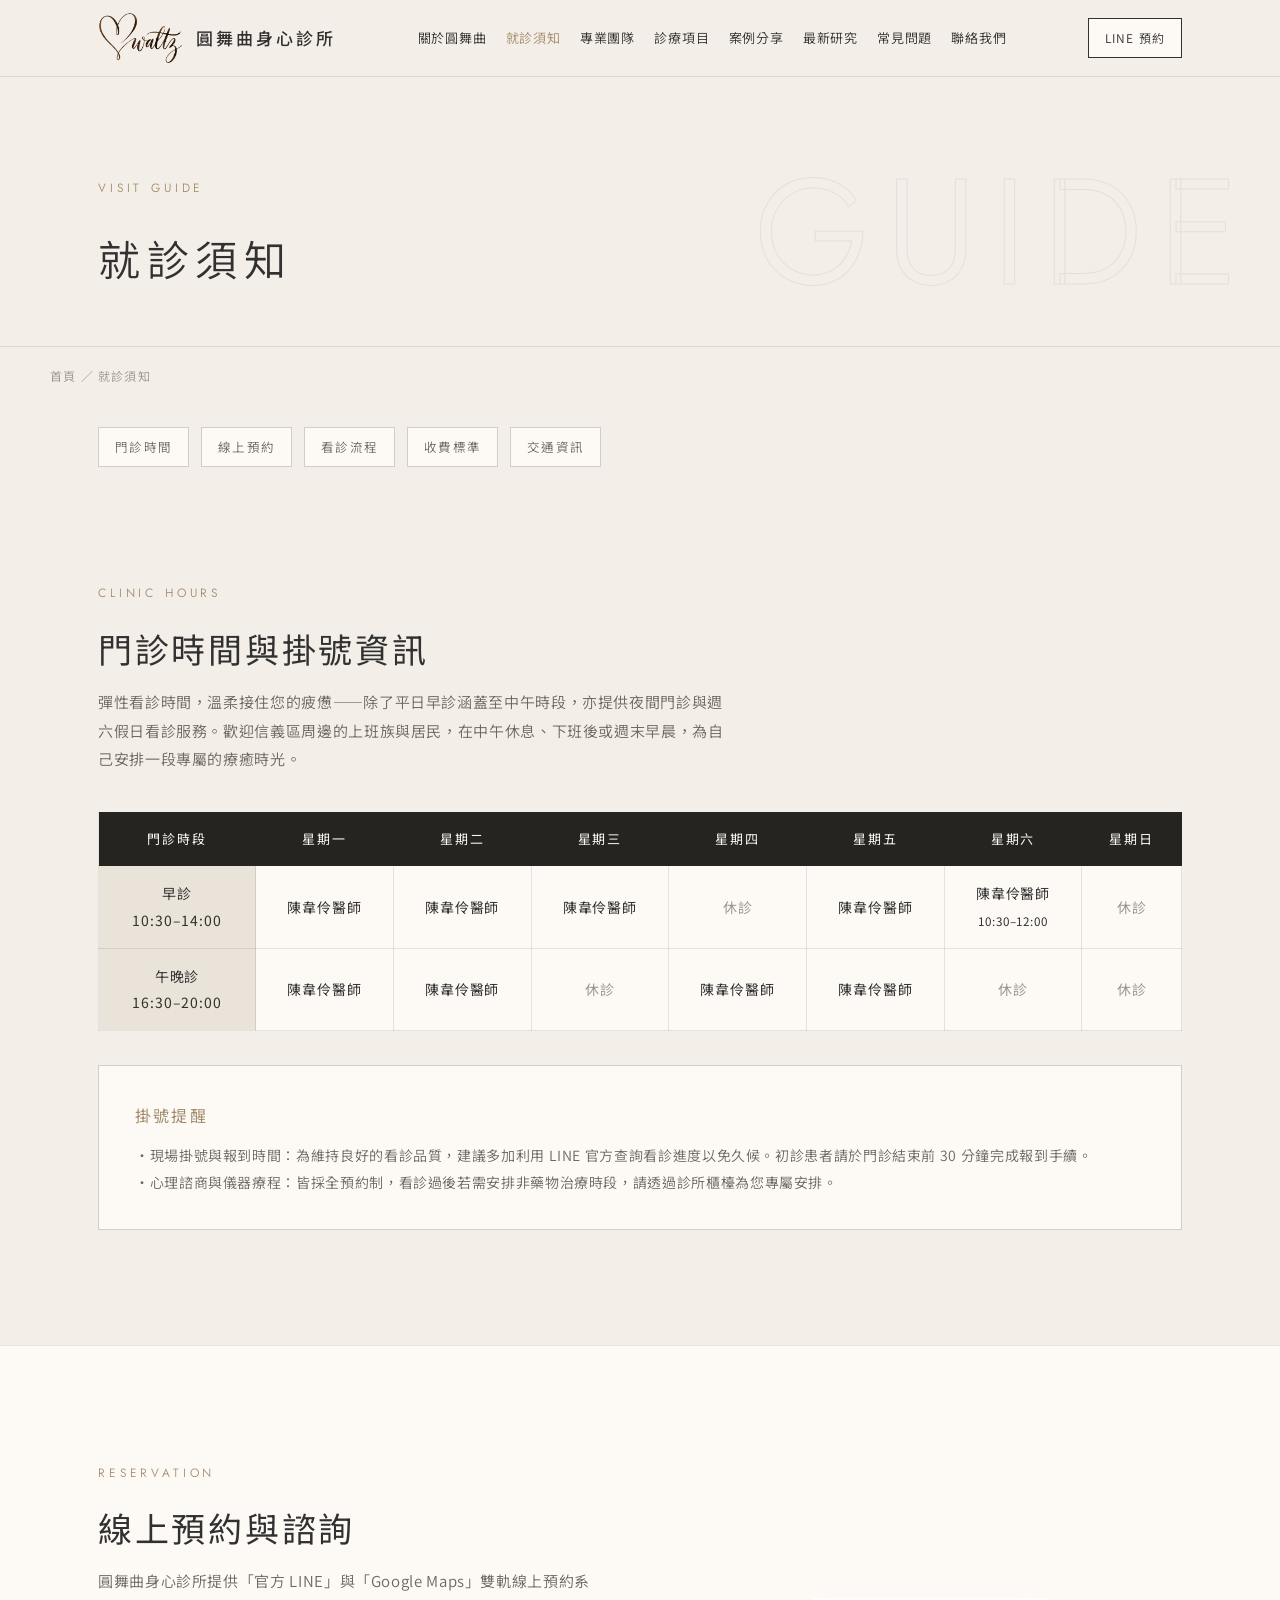
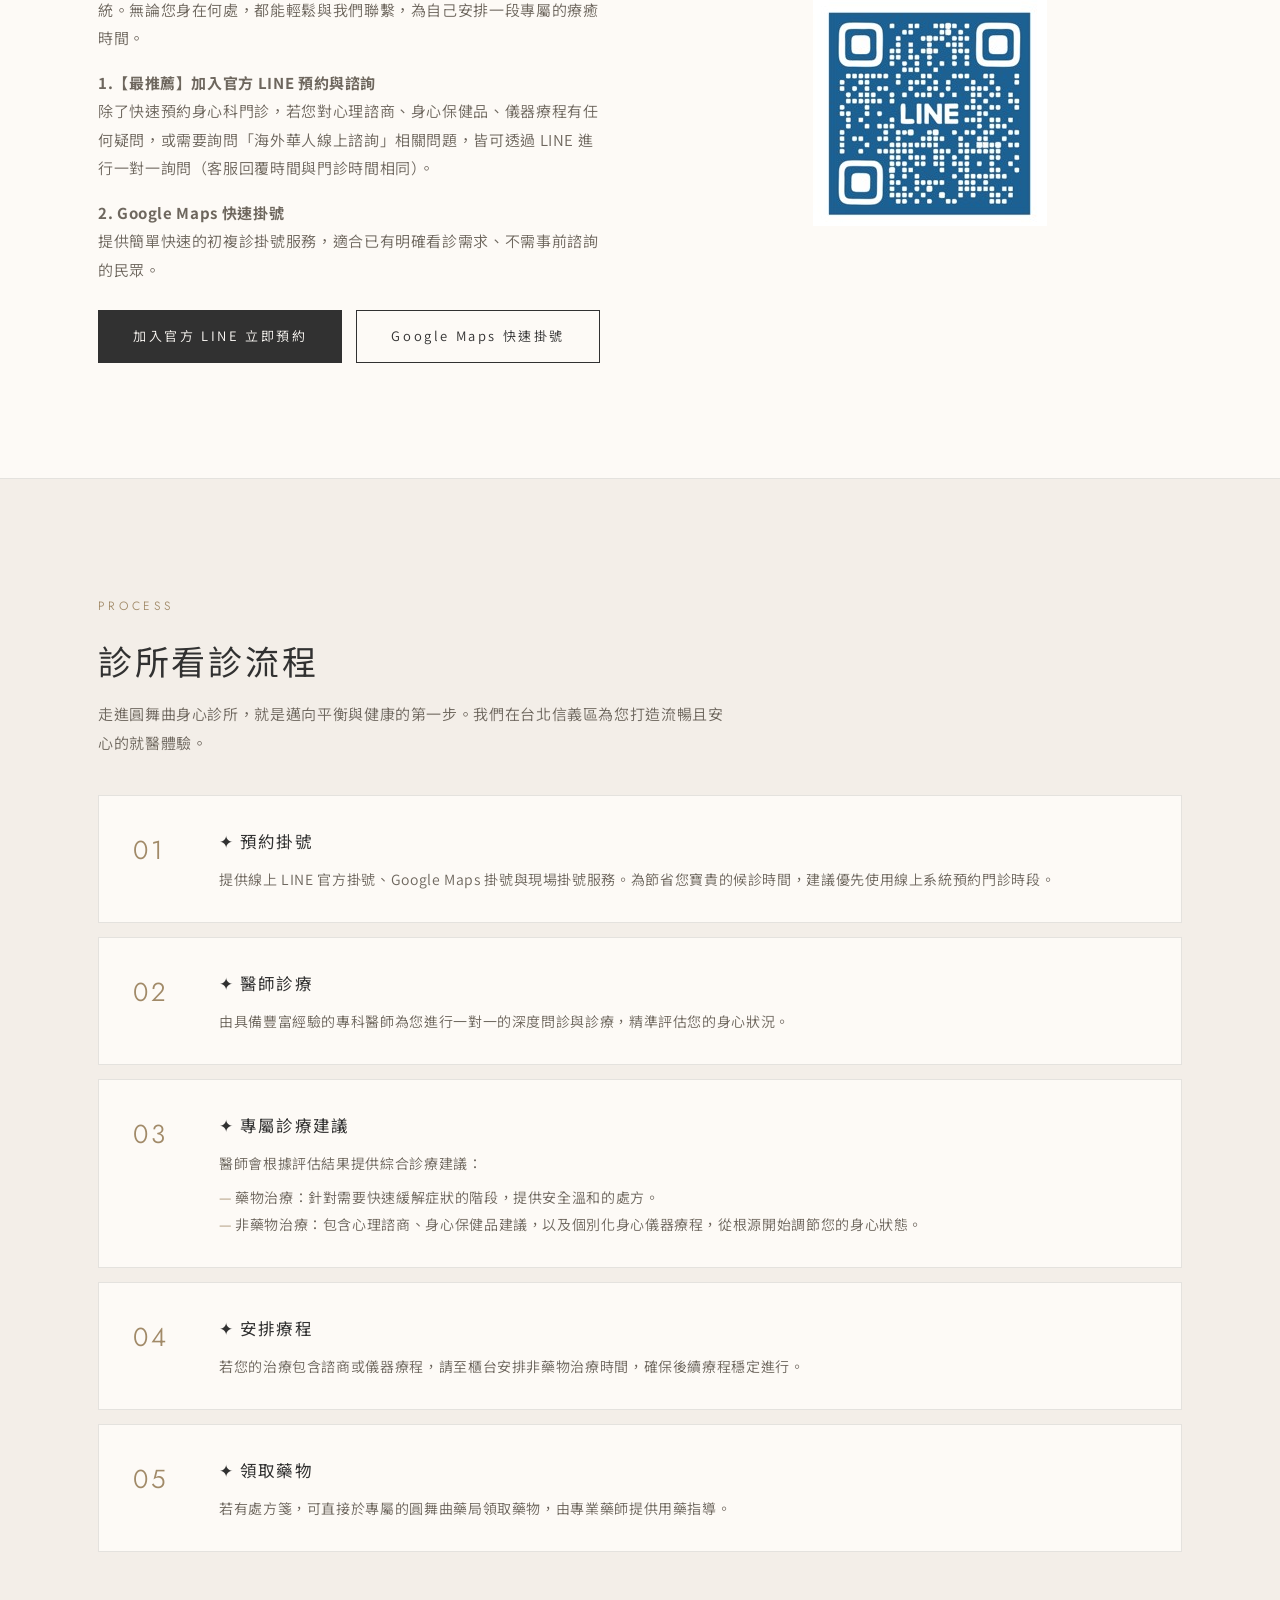
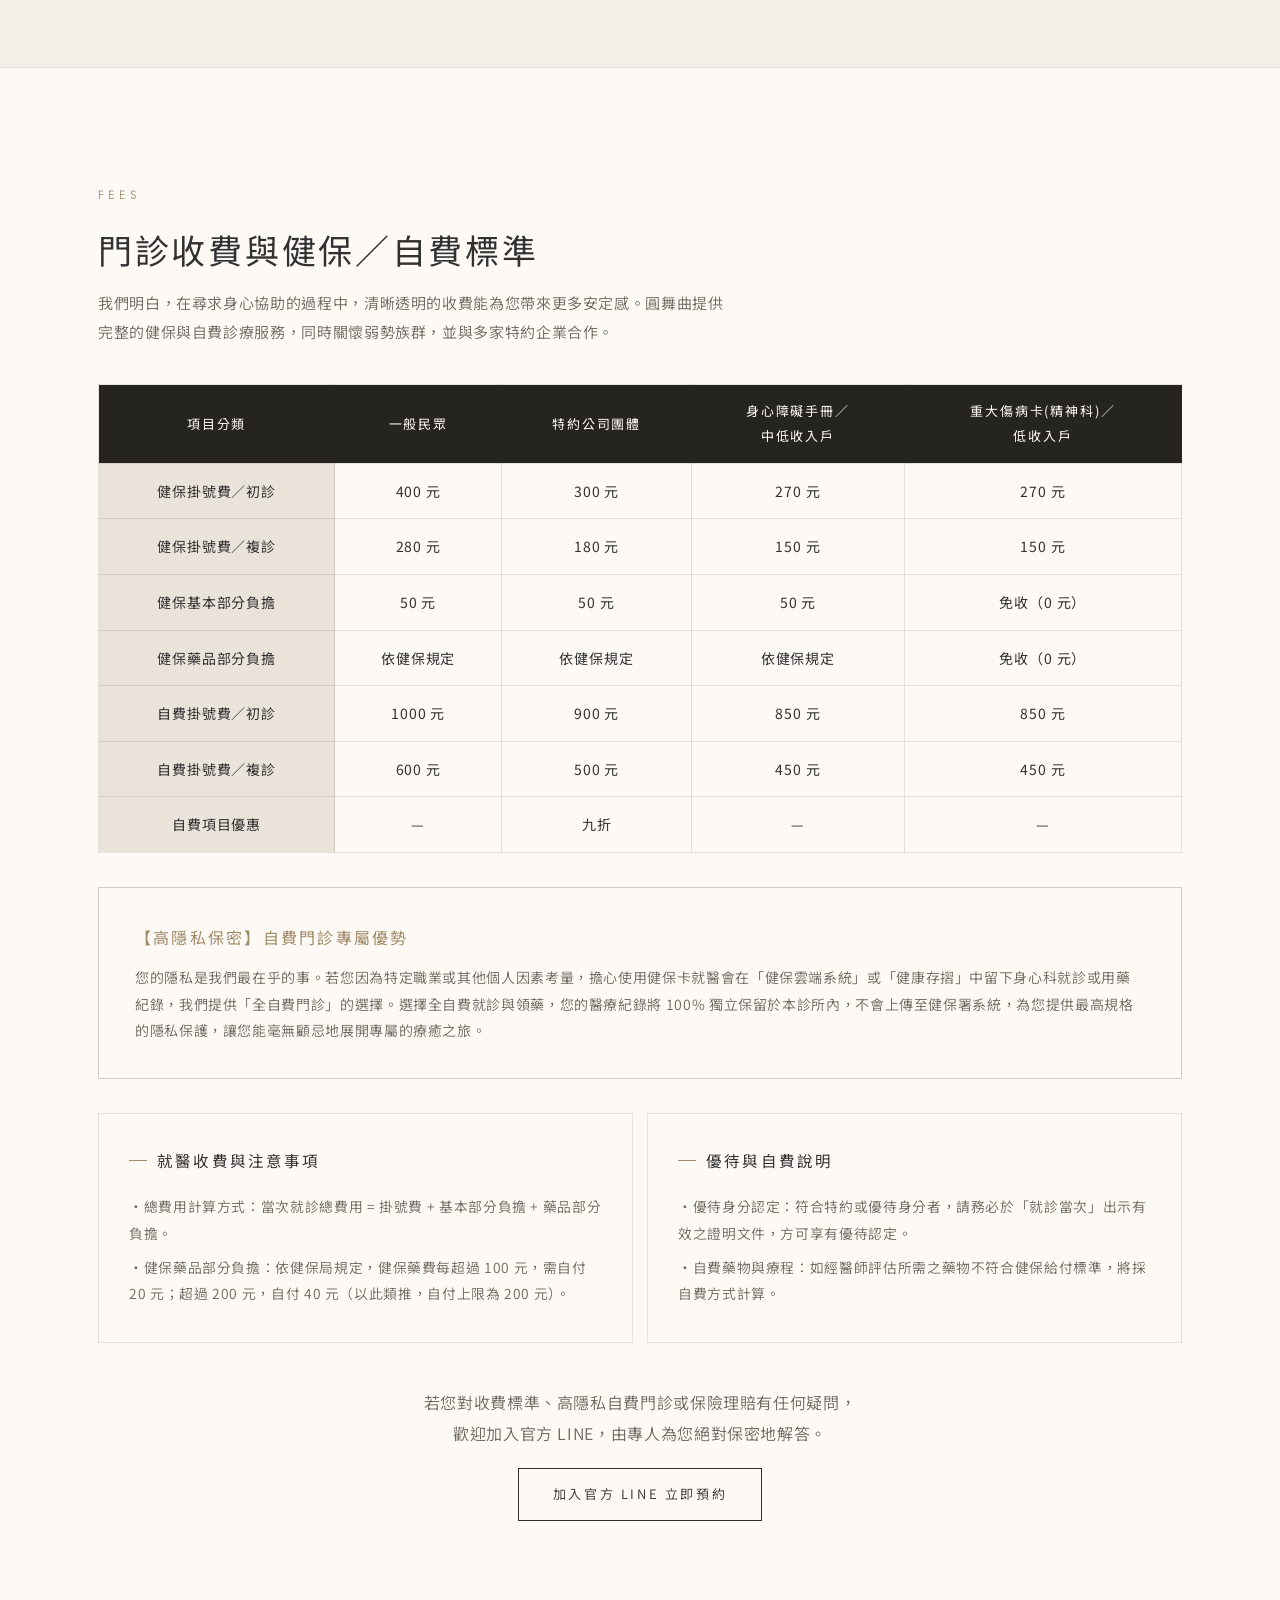
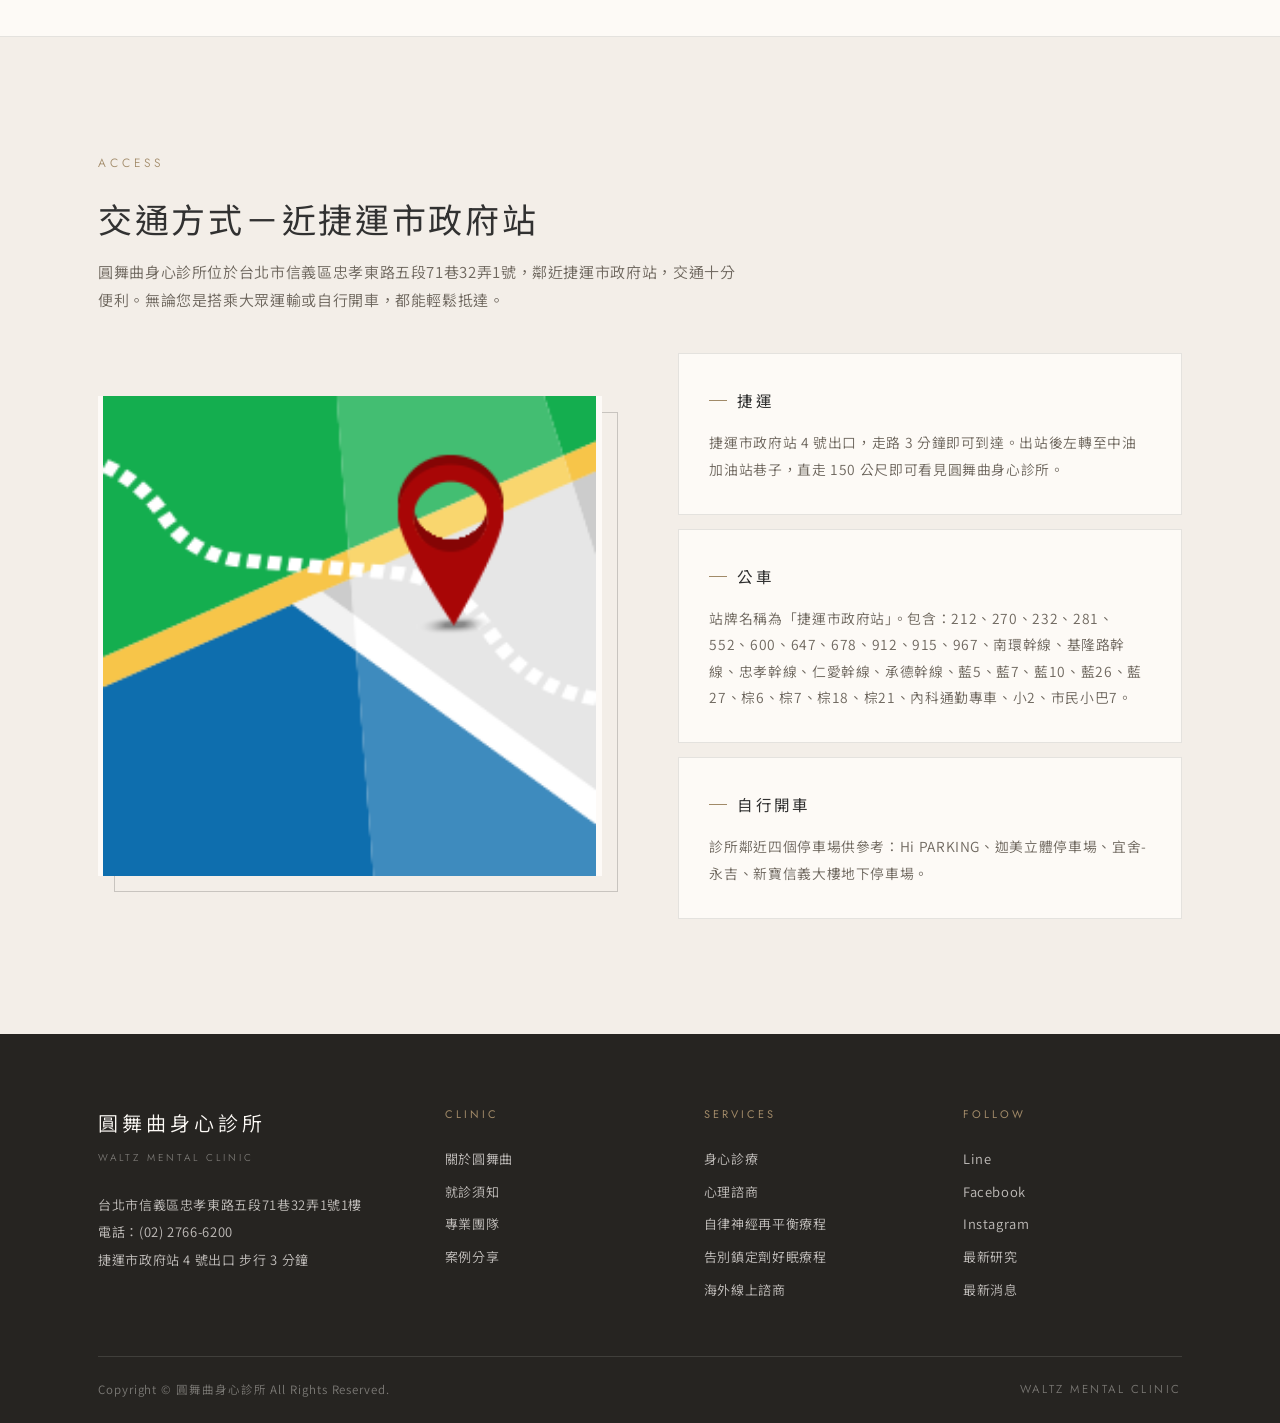
<file: instructions.html>
<!DOCTYPE html>
<html lang="zh-Hant">
<head>
<meta charset="UTF-8">
<meta name="viewport" content="width=device-width, initial-scale=1.0">
<title>就診須知｜圓舞曲身心診所</title>
<link rel="preconnect" href="https://fonts.googleapis.com">
<link href="https://fonts.googleapis.com/css2?family=Jost:wght@300;400;500&family=Noto+Sans+TC:wght@300;400;500&display=swap" rel="stylesheet">
<link rel="stylesheet" href="css/style.css">
</head>
<body>

<header>
  <div class="wrap nav">
    <a class="brand" href="index.html"><img src="images/logo-script.png" alt="Waltz 圓舞曲身心診所"><span class="brand-name">圓舞曲身心診所</span></a>
    <nav class="menu">
      <a href="about.html">關於圓舞曲</a>
      <a href="instructions.html" class="active">就診須知</a>
      <a href="team.html">專業團隊</a>
      <a href="service.html">診療項目</a>
      <a href="cases.html">案例分享</a>
      <a href="blog.html">最新研究</a>
      <a href="faq.html">常見問題</a>
      <a href="contact.html">聯絡我們</a>
    </nav>
    <a class="nav-cta" href="https://line.me/R/ti/p/@098affux" target="_blank">LINE 預約</a>
    <button class="menu-toggle" aria-label="選單">☰</button>
  </div>
</header>

<section class="page-head">
  <div class="wrap">
    <div class="eyebrow">Visit Guide</div>
    <h1>就診須知</h1>
  </div>
  <div class="watermark">Guide</div>
</section>
<div class="wrap crumbs"><a href="index.html">首頁</a> ／ 就診須知</div>

<!-- anchor nav -->
<section class="section" style="padding:40px 0 0">
  <div class="wrap" style="display:flex; gap:12px; flex-wrap:wrap">
    <a class="tag" href="#hours">門診時間</a>
    <a class="tag" href="#booking">線上預約</a>
    <a class="tag" href="#flow">看診流程</a>
    <a class="tag" href="#fees">收費標準</a>
    <a class="tag" href="#traffic">交通資訊</a>
  </div>
</section>

<!-- 門診時間 -->
<section class="section" id="hours">
  <div class="wrap">
    <div class="eyebrow reveal">Clinic Hours</div>
    <h2 class="sec-title reveal">門診時間與掛號資訊</h2>
    <p class="sec-sub reveal" style="margin-bottom:38px">彈性看診時間，溫柔接住您的疲憊——除了平日早診涵蓋至中午時段，亦提供夜間門診與週六假日看診服務。歡迎信義區周邊的上班族與居民，在中午休息、下班後或週末早晨，為自己安排一段專屬的療癒時光。</p>
    <div class="table-scroll reveal">
      <table class="tbl">
        <thead>
          <tr><th>門診時段</th><th>星期一</th><th>星期二</th><th>星期三</th><th>星期四</th><th>星期五</th><th>星期六</th><th>星期日</th></tr>
        </thead>
        <tbody>
          <tr>
            <td class="head">早診<br>10:30–14:00</td>
            <td>陳韋伶醫師</td><td>陳韋伶醫師</td><td>陳韋伶醫師</td><td class="rest">休診</td><td>陳韋伶醫師</td><td>陳韋伶醫師<br><small>10:30–12:00</small></td><td class="rest">休診</td>
          </tr>
          <tr>
            <td class="head">午晚診<br>16:30–20:00</td>
            <td>陳韋伶醫師</td><td>陳韋伶醫師</td><td class="rest">休診</td><td>陳韋伶醫師</td><td>陳韋伶醫師</td><td class="rest">休診</td><td class="rest">休診</td>
          </tr>
        </tbody>
      </table>
    </div>
    <div class="notice reveal">
      <h3>掛號提醒</h3>
      <p>・現場掛號與報到時間：為維持良好的看診品質，建議多加利用 LINE 官方查詢看診進度以免久候。初診患者請於門診結束前 30 分鐘完成報到手續。</p>
      <p>・心理諮商與儀器療程：皆採全預約制，看診過後若需安排非藥物治療時段，請透過診所櫃檯為您專屬安排。</p>
    </div>
  </div>
</section>

<!-- 線上預約 -->
<section class="section" id="booking" style="background:var(--paper); border-top:1px solid var(--line-soft); border-bottom:1px solid var(--line-soft)">
  <div class="wrap split">
    <div class="txt reveal">
      <div class="eyebrow">Reservation</div>
      <h2 class="sec-title">線上預約與諮詢</h2>
      <p>圓舞曲身心診所提供「官方 LINE」與「Google Maps」雙軌線上預約系統。無論您身在何處，都能輕鬆與我們聯繫，為自己安排一段專屬的療癒時間。</p>
      <p><strong>1.【最推薦】加入官方 LINE 預約與諮詢</strong><br>除了快速預約身心科門診，若您對心理諮商、身心保健品、儀器療程有任何疑問，或需要詢問「海外華人線上諮詢」相關問題，皆可透過 LINE 進行一對一詢問（客服回覆時間與門診時間相同）。</p>
      <p><strong>2. Google Maps 快速掛號</strong><br>提供簡單快速的初複診掛號服務，適合已有明確看診需求、不需事前諮詢的民眾。</p>
      <div style="display:flex; gap:14px; flex-wrap:wrap; margin-top:26px">
        <a class="btn solid" href="https://line.me/R/ti/p/@098affux" target="_blank">加入官方 LINE 立即預約</a>
        <a class="btn" href="https://maps.google.com/?q=圓舞曲身心診所" target="_blank">Google Maps 快速掛號</a>
      </div>
    </div>
    <div class="pic reveal" style="max-width:340px; justify-self:center"><img src="images/line-qr.jpg" alt="官方 LINE QR Code" style="height:auto"></div>
  </div>
</section>

<!-- 看診流程 -->
<section class="section" id="flow">
  <div class="wrap">
    <div class="eyebrow reveal">Process</div>
    <h2 class="sec-title reveal">診所看診流程</h2>
    <p class="sec-sub reveal" style="margin-bottom:38px">走進圓舞曲身心診所，就是邁向平衡與健康的第一步。我們在台北信義區為您打造流暢且安心的就醫體驗。</p>
    <div class="steps reveal">
      <div class="step">
        <div class="no">01</div>
        <div>
          <h3>✦ 預約掛號</h3>
          <p>提供線上 LINE 官方掛號、Google Maps 掛號與現場掛號服務。為節省您寶貴的候診時間，建議優先使用線上系統預約門診時段。</p>
        </div>
      </div>
      <div class="step">
        <div class="no">02</div>
        <div>
          <h3>✦ 醫師診療</h3>
          <p>由具備豐富經驗的專科醫師為您進行一對一的深度問診與診療，精準評估您的身心狀況。</p>
        </div>
      </div>
      <div class="step">
        <div class="no">03</div>
        <div>
          <h3>✦ 專屬診療建議</h3>
          <p>醫師會根據評估結果提供綜合診療建議：</p>
          <ul>
            <li>藥物治療：針對需要快速緩解症狀的階段，提供安全溫和的處方。</li>
            <li>非藥物治療：包含心理諮商、身心保健品建議，以及個別化身心儀器療程，從根源開始調節您的身心狀態。</li>
          </ul>
        </div>
      </div>
      <div class="step">
        <div class="no">04</div>
        <div>
          <h3>✦ 安排療程</h3>
          <p>若您的治療包含諮商或儀器療程，請至櫃台安排非藥物治療時間，確保後續療程穩定進行。</p>
        </div>
      </div>
      <div class="step">
        <div class="no">05</div>
        <div>
          <h3>✦ 領取藥物</h3>
          <p>若有處方箋，可直接於專屬的圓舞曲藥局領取藥物，由專業藥師提供用藥指導。</p>
        </div>
      </div>
    </div>
  </div>
</section>

<!-- 收費標準 -->
<section class="section" id="fees" style="background:var(--paper); border-top:1px solid var(--line-soft); border-bottom:1px solid var(--line-soft)">
  <div class="wrap">
    <div class="eyebrow reveal">Fees</div>
    <h2 class="sec-title reveal">門診收費與健保／自費標準</h2>
    <p class="sec-sub reveal" style="margin-bottom:38px">我們明白，在尋求身心協助的過程中，清晰透明的收費能為您帶來更多安定感。圓舞曲提供完整的健保與自費診療服務，同時關懷弱勢族群，並與多家特約企業合作。</p>
    <div class="table-scroll reveal">
      <table class="tbl">
        <thead>
          <tr><th>項目分類</th><th>一般民眾</th><th>特約公司團體</th><th>身心障礙手冊／<br>中低收入戶</th><th>重大傷病卡(精神科)／<br>低收入戶</th></tr>
        </thead>
        <tbody>
          <tr><td class="head">健保掛號費／初診</td><td>400 元</td><td>300 元</td><td>270 元</td><td>270 元</td></tr>
          <tr><td class="head">健保掛號費／複診</td><td>280 元</td><td>180 元</td><td>150 元</td><td>150 元</td></tr>
          <tr><td class="head">健保基本部分負擔</td><td>50 元</td><td>50 元</td><td>50 元</td><td>免收（0 元）</td></tr>
          <tr><td class="head">健保藥品部分負擔</td><td>依健保規定</td><td>依健保規定</td><td>依健保規定</td><td>免收（0 元）</td></tr>
          <tr><td class="head">自費掛號費／初診</td><td>1000 元</td><td>900 元</td><td>850 元</td><td>850 元</td></tr>
          <tr><td class="head">自費掛號費／複診</td><td>600 元</td><td>500 元</td><td>450 元</td><td>450 元</td></tr>
          <tr><td class="head">自費項目優惠</td><td>—</td><td>九折</td><td>—</td><td>—</td></tr>
        </tbody>
      </table>
    </div>
    <div class="notice reveal">
      <h3>【高隱私保密】自費門診專屬優勢</h3>
      <p>您的隱私是我們最在乎的事。若您因為特定職業或其他個人因素考量，擔心使用健保卡就醫會在「健保雲端系統」或「健康存摺」中留下身心科就診或用藥紀錄，我們提供「全自費門診」的選擇。選擇全自費就診與領藥，您的醫療紀錄將 100% 獨立保留於本診所內，不會上傳至健保署系統，為您提供最高規格的隱私保護，讓您能毫無顧忌地展開專屬的療癒之旅。</p>
    </div>
    <div class="info-cols reveal" style="margin-top:34px">
      <div class="info-box">
        <h3>就醫收費與注意事項</h3>
        <ul>
          <li>・總費用計算方式：當次就診總費用 = 掛號費 + 基本部分負擔 + 藥品部分負擔。</li>
          <li>・健保藥品部分負擔：依健保局規定，健保藥費每超過 100 元，需自付 20 元；超過 200 元，自付 40 元（以此類推，自付上限為 200 元）。</li>
        </ul>
      </div>
      <div class="info-box">
        <h3>優待與自費說明</h3>
        <ul>
          <li>・優待身分認定：符合特約或優待身分者，請務必於「就診當次」出示有效之證明文件，方可享有優待認定。</li>
          <li>・自費藥物與療程：如經醫師評估所需之藥物不符合健保給付標準，將採自費方式計算。</li>
        </ul>
      </div>
    </div>
    <p class="reveal" style="text-align:center; margin-top:44px; color:var(--ink-soft)">若您對收費標準、高隱私自費門診或保險理賠有任何疑問，<br>歡迎加入官方 LINE，由專人為您絕對保密地解答。</p>
    <div class="reveal" style="text-align:center; margin-top:20px"><a class="btn" href="https://line.me/R/ti/p/@098affux" target="_blank">加入官方 LINE 立即預約</a></div>
  </div>
</section>

<!-- 交通資訊 -->
<section class="section" id="traffic">
  <div class="wrap">
    <div class="eyebrow reveal">Access</div>
    <h2 class="sec-title reveal">交通方式－近捷運市政府站</h2>
    <p class="sec-sub reveal" style="margin-bottom:38px">圓舞曲身心診所位於台北市信義區忠孝東路五段71巷32弄1號，鄰近捷運市政府站，交通十分便利。無論您是搭乘大眾運輸或自行開車，都能輕鬆抵達。</p>
    <div class="split">
      <div class="pic reveal"><img src="images/map.png" alt="診所位置地圖" style="object-fit:contain; background:var(--paper)"></div>
      <div class="reveal">
        <div class="info-box" style="margin-bottom:14px">
          <h3>捷運</h3>
          <p>捷運市政府站 4 號出口，走路 3 分鐘即可到達。出站後左轉至中油加油站巷子，直走 150 公尺即可看見圓舞曲身心診所。</p>
        </div>
        <div class="info-box" style="margin-bottom:14px">
          <h3>公車</h3>
          <p>站牌名稱為「捷運市政府站」。包含：212、270、232、281、552、600、647、678、912、915、967、南環幹線、基隆路幹線、忠孝幹線、仁愛幹線、承德幹線、藍5、藍7、藍10、藍26、藍27、棕6、棕7、棕18、棕21、內科通勤專車、小2、市民小巴7。</p>
        </div>
        <div class="info-box">
          <h3>自行開車</h3>
          <p>診所鄰近四個停車場供參考：Hi PARKING、迦美立體停車場、宜舍-永吉、新寶信義大樓地下停車場。</p>
        </div>
      </div>
    </div>
  </div>
</section>

<footer>
  <div class="wrap">
    <div class="foot-main">
      <div class="foot-brand">
        <div class="zh">圓舞曲身心診所</div>
        <div class="latin">Waltz Mental Clinic</div>
        <p>台北市信義區忠孝東路五段71巷32弄1號1樓<br>電話：(02) 2766-6200<br>捷運市政府站 4 號出口 步行 3 分鐘</p>
      </div>
      <div>
        <h4>Clinic</h4>
        <ul>
          <li><a href="about.html">關於圓舞曲</a></li>
          <li><a href="instructions.html">就診須知</a></li>
          <li><a href="team.html">專業團隊</a></li>
          <li><a href="cases.html">案例分享</a></li>
        </ul>
      </div>
      <div>
        <h4>Services</h4>
        <ul>
          <li><a href="service.html">身心診療</a></li>
          <li><a href="service.html">心理諮商</a></li>
          <li><a href="service.html">自律神經再平衡療程</a></li>
          <li><a href="service.html">告別鎮定劑好眠療程</a></li>
          <li><a href="service.html">海外線上諮商</a></li>
        </ul>
      </div>
      <div>
        <h4>Follow</h4>
        <ul>
          <li><a href="https://line.me/R/ti/p/@098affux" target="_blank">Line</a></li>
          <li><a href="https://www.facebook.com/waltzmental" target="_blank">Facebook</a></li>
          <li><a href="https://www.instagram.com/waltzmental/" target="_blank">Instagram</a></li>
          <li><a href="blog.html">最新研究</a></li>
          <li><a href="news.html">最新消息</a></li>
        </ul>
      </div>
    </div>
    <div class="foot-bottom">
      <span>Copyright © 圓舞曲身心診所 All Rights Reserved.</span>
      <span class="en">Waltz Mental Clinic</span>
    </div>
  </div>
</footer>

<script src="js/main.js"></script>
</body>
</html>
</file>
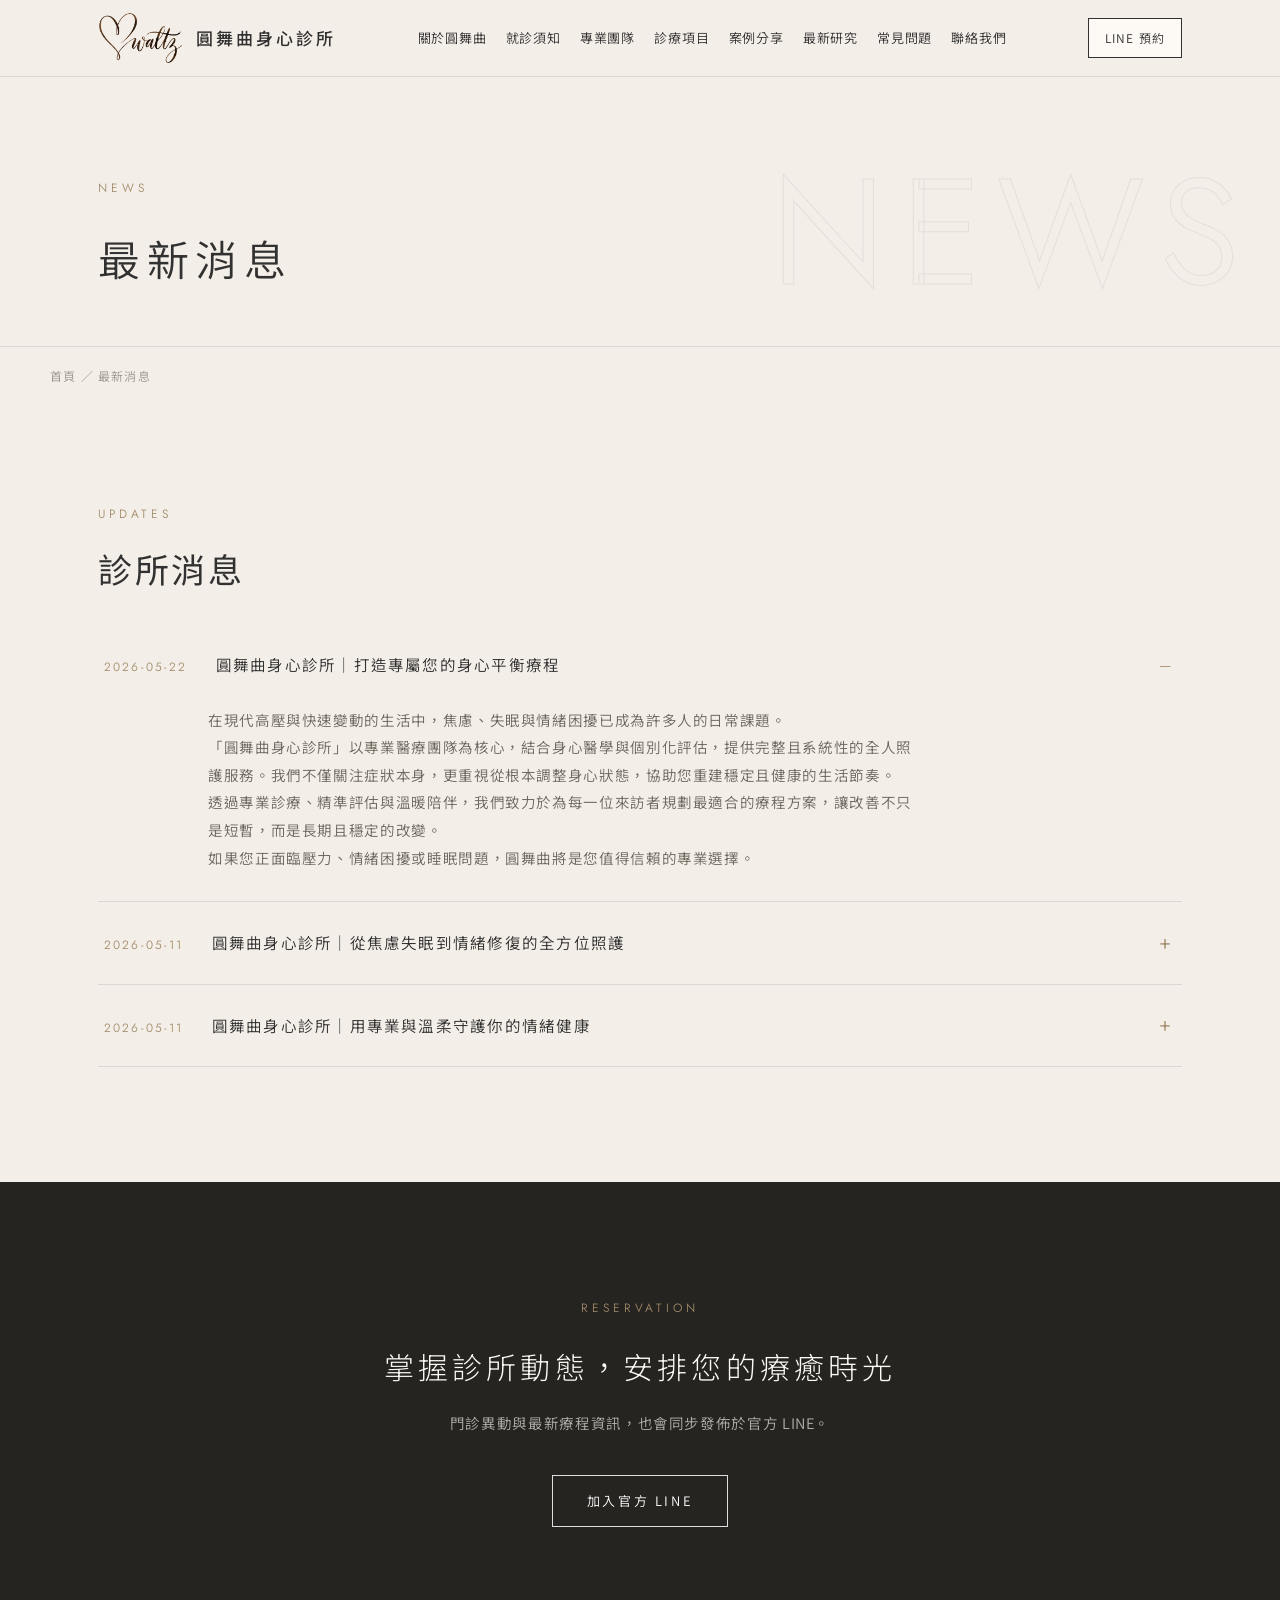
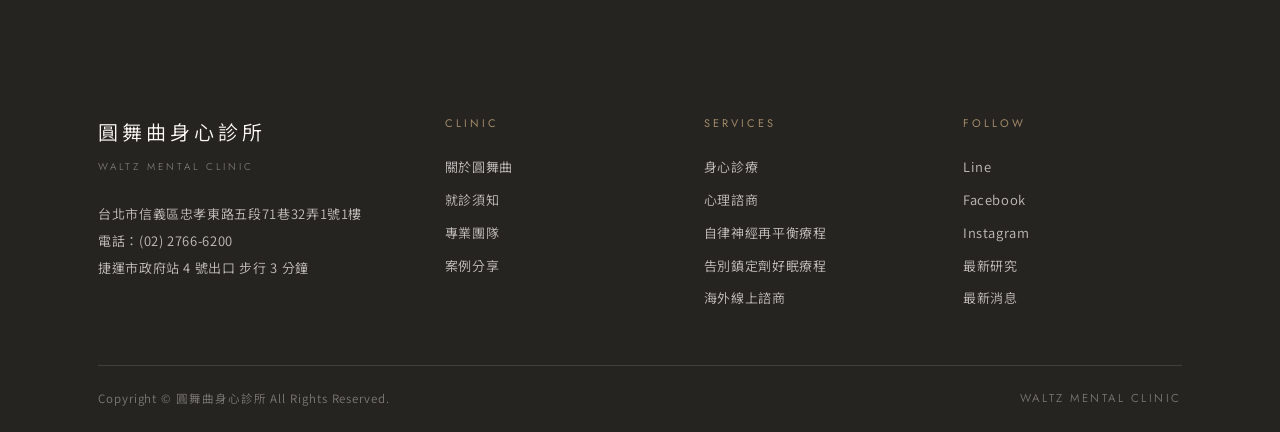
<file: news.html>
<!DOCTYPE html>
<html lang="zh-Hant">
<head>
<meta charset="UTF-8">
<meta name="viewport" content="width=device-width, initial-scale=1.0">
<title>最新消息｜圓舞曲身心診所</title>
<link rel="preconnect" href="https://fonts.googleapis.com">
<link href="https://fonts.googleapis.com/css2?family=Jost:wght@300;400;500&family=Noto+Sans+TC:wght@300;400;500&display=swap" rel="stylesheet">
<link rel="stylesheet" href="css/style.css">
</head>
<body>

<header>
  <div class="wrap nav">
    <a class="brand" href="index.html"><img src="images/logo-script.png" alt="Waltz 圓舞曲身心診所"><span class="brand-name">圓舞曲身心診所</span></a>
    <nav class="menu">
      <a href="about.html">關於圓舞曲</a>
      <a href="instructions.html">就診須知</a>
      <a href="team.html">專業團隊</a>
      <a href="service.html">診療項目</a>
      <a href="cases.html">案例分享</a>
      <a href="blog.html">最新研究</a>
      <a href="faq.html">常見問題</a>
      <a href="contact.html">聯絡我們</a>
    </nav>
    <a class="nav-cta" href="https://line.me/R/ti/p/@098affux" target="_blank">LINE 預約</a>
    <button class="menu-toggle" aria-label="選單">☰</button>
  </div>
</header>

<section class="page-head">
  <div class="wrap">
    <div class="eyebrow">News</div>
    <h1>最新消息</h1>
  </div>
  <div class="watermark">News</div>
</section>
<div class="wrap crumbs"><a href="index.html">首頁</a> ／ 最新消息</div>

<section class="section">
  <div class="wrap">
    <div class="eyebrow reveal">Updates</div>
    <h2 class="sec-title reveal" style="margin-bottom:30px">診所消息</h2>

    <div class="rows reveal">
      <details class="faq-item" open>
        <summary style="display:flex; gap:28px; align-items:baseline">
          <span class="date" style="font-family:var(--font-latin); font-size:12px; letter-spacing:.18em; color:var(--accent); white-space:nowrap">2026-05-22</span>
          <span style="font-size:15.5px">圓舞曲身心診所｜打造專屬您的身心平衡療程</span>
        </summary>
        <div class="ans" style="padding-left:110px">
          <p>在現代高壓與快速變動的生活中，焦慮、失眠與情緒困擾已成為許多人的日常課題。</p>
          <p>「圓舞曲身心診所」以專業醫療團隊為核心，結合身心醫學與個別化評估，提供完整且系統性的全人照護服務。我們不僅關注症狀本身，更重視從根本調整身心狀態，協助您重建穩定且健康的生活節奏。</p>
          <p>透過專業診療、精準評估與溫暖陪伴，我們致力於為每一位來訪者規劃最適合的療程方案，讓改善不只是短暫，而是長期且穩定的改變。</p>
          <p>如果您正面臨壓力、情緒困擾或睡眠問題，圓舞曲將是您值得信賴的專業選擇。</p>
        </div>
      </details>
      <details class="faq-item">
        <summary style="display:flex; gap:28px; align-items:baseline">
          <span class="date" style="font-family:var(--font-latin); font-size:12px; letter-spacing:.18em; color:var(--accent); white-space:nowrap">2026-05-11</span>
          <span style="font-size:15.5px">圓舞曲身心診所｜從焦慮失眠到情緒修復的全方位照護</span>
        </summary>
        <div class="ans" style="padding-left:110px"><p>（內容即將上線）</p></div>
      </details>
      <details class="faq-item">
        <summary style="display:flex; gap:28px; align-items:baseline">
          <span class="date" style="font-family:var(--font-latin); font-size:12px; letter-spacing:.18em; color:var(--accent); white-space:nowrap">2026-05-11</span>
          <span style="font-size:15.5px">圓舞曲身心診所｜用專業與溫柔守護你的情緒健康</span>
        </summary>
        <div class="ans" style="padding-left:110px"><p>（內容即將上線）</p></div>
      </details>
    </div>
  </div>
</section>

<section class="section cta-band">
  <div class="wrap reveal">
    <div class="eyebrow">Reservation</div>
    <h2>掌握診所動態，安排您的療癒時光</h2>
    <p>門診異動與最新療程資訊，也會同步發佈於官方 LINE。</p>
    <a class="btn light" href="https://line.me/R/ti/p/@098affux" target="_blank">加入官方 LINE</a>
  </div>
</section>

<footer>
  <div class="wrap">
    <div class="foot-main">
      <div class="foot-brand">
        <div class="zh">圓舞曲身心診所</div>
        <div class="latin">Waltz Mental Clinic</div>
        <p>台北市信義區忠孝東路五段71巷32弄1號1樓<br>電話：(02) 2766-6200<br>捷運市政府站 4 號出口 步行 3 分鐘</p>
      </div>
      <div>
        <h4>Clinic</h4>
        <ul>
          <li><a href="about.html">關於圓舞曲</a></li>
          <li><a href="instructions.html">就診須知</a></li>
          <li><a href="team.html">專業團隊</a></li>
          <li><a href="cases.html">案例分享</a></li>
        </ul>
      </div>
      <div>
        <h4>Services</h4>
        <ul>
          <li><a href="service.html">身心診療</a></li>
          <li><a href="service.html">心理諮商</a></li>
          <li><a href="service.html">自律神經再平衡療程</a></li>
          <li><a href="service.html">告別鎮定劑好眠療程</a></li>
          <li><a href="service.html">海外線上諮商</a></li>
        </ul>
      </div>
      <div>
        <h4>Follow</h4>
        <ul>
          <li><a href="https://line.me/R/ti/p/@098affux" target="_blank">Line</a></li>
          <li><a href="https://www.facebook.com/waltzmental" target="_blank">Facebook</a></li>
          <li><a href="https://www.instagram.com/waltzmental/" target="_blank">Instagram</a></li>
          <li><a href="blog.html">最新研究</a></li>
          <li><a href="news.html">最新消息</a></li>
        </ul>
      </div>
    </div>
    <div class="foot-bottom">
      <span>Copyright © 圓舞曲身心診所 All Rights Reserved.</span>
      <span class="en">Waltz Mental Clinic</span>
    </div>
  </div>
</footer>

<script src="js/main.js"></script>
</body>
</html>
</file>
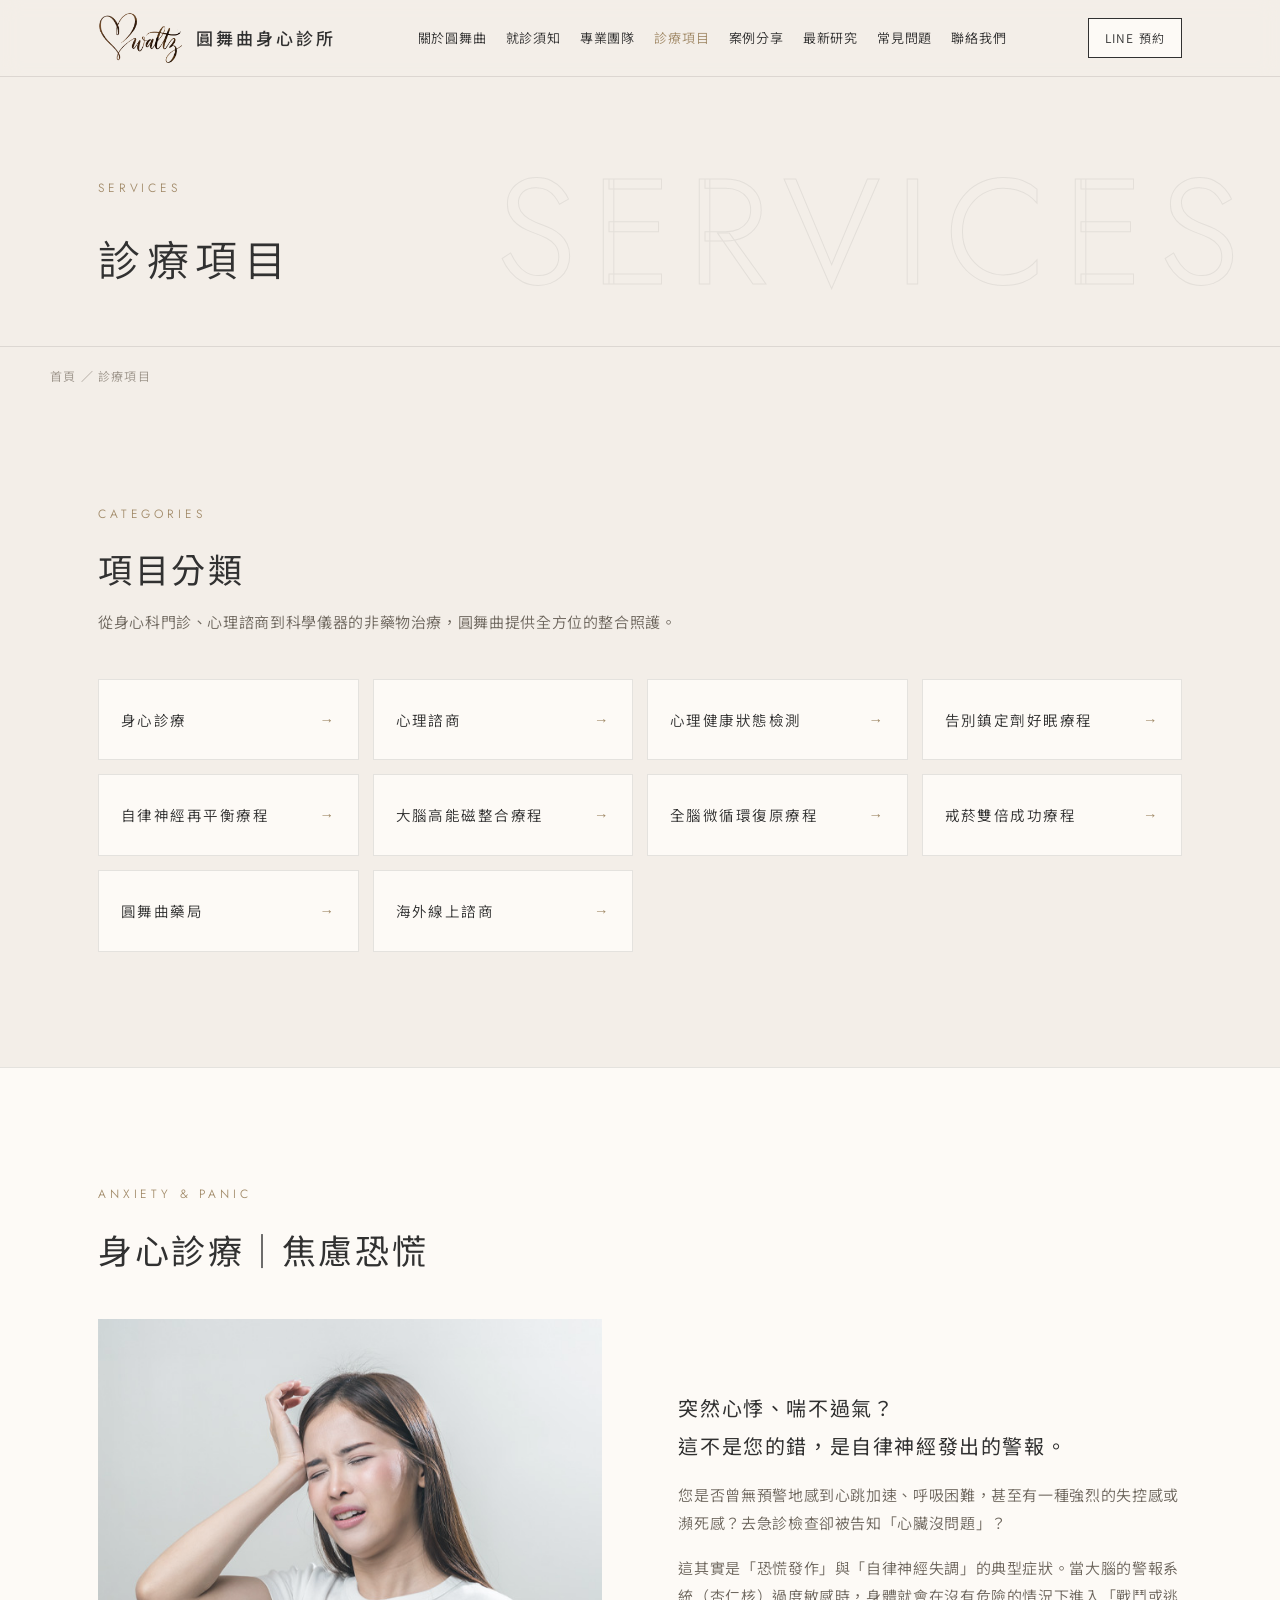
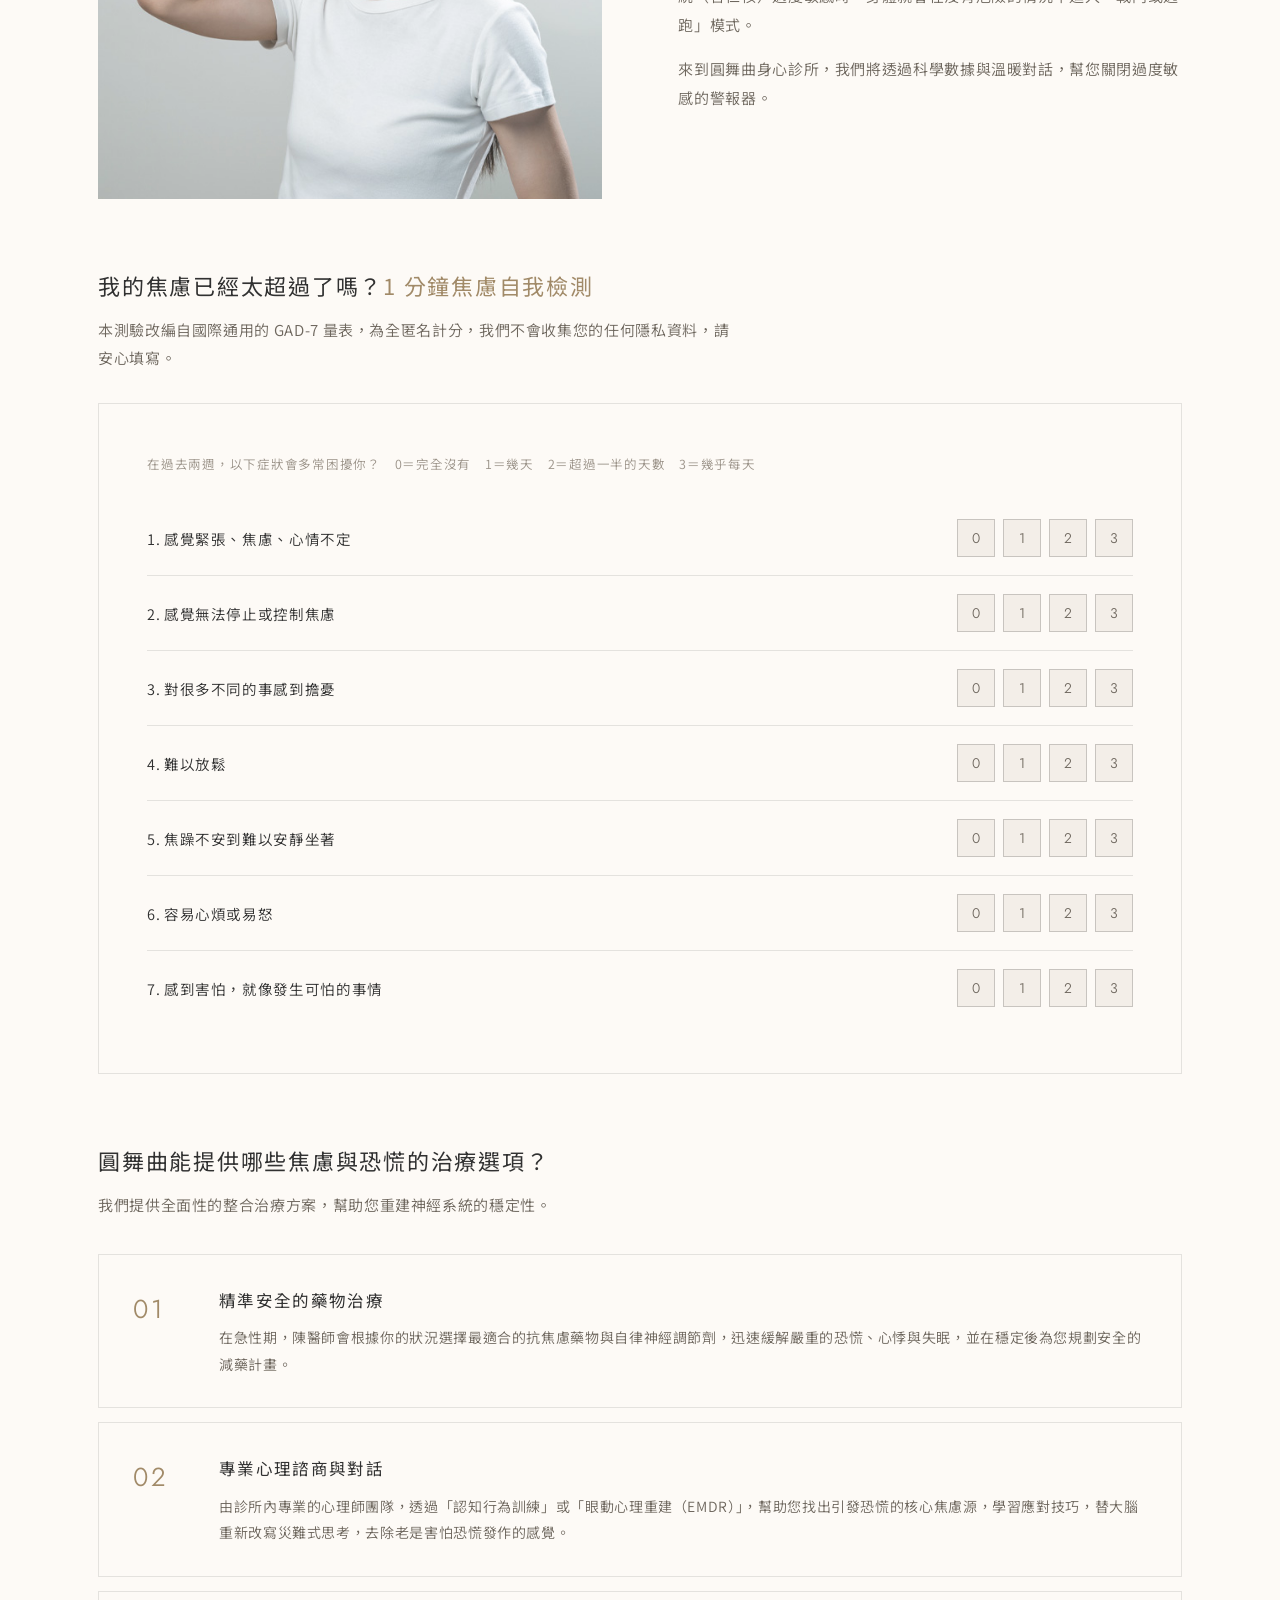
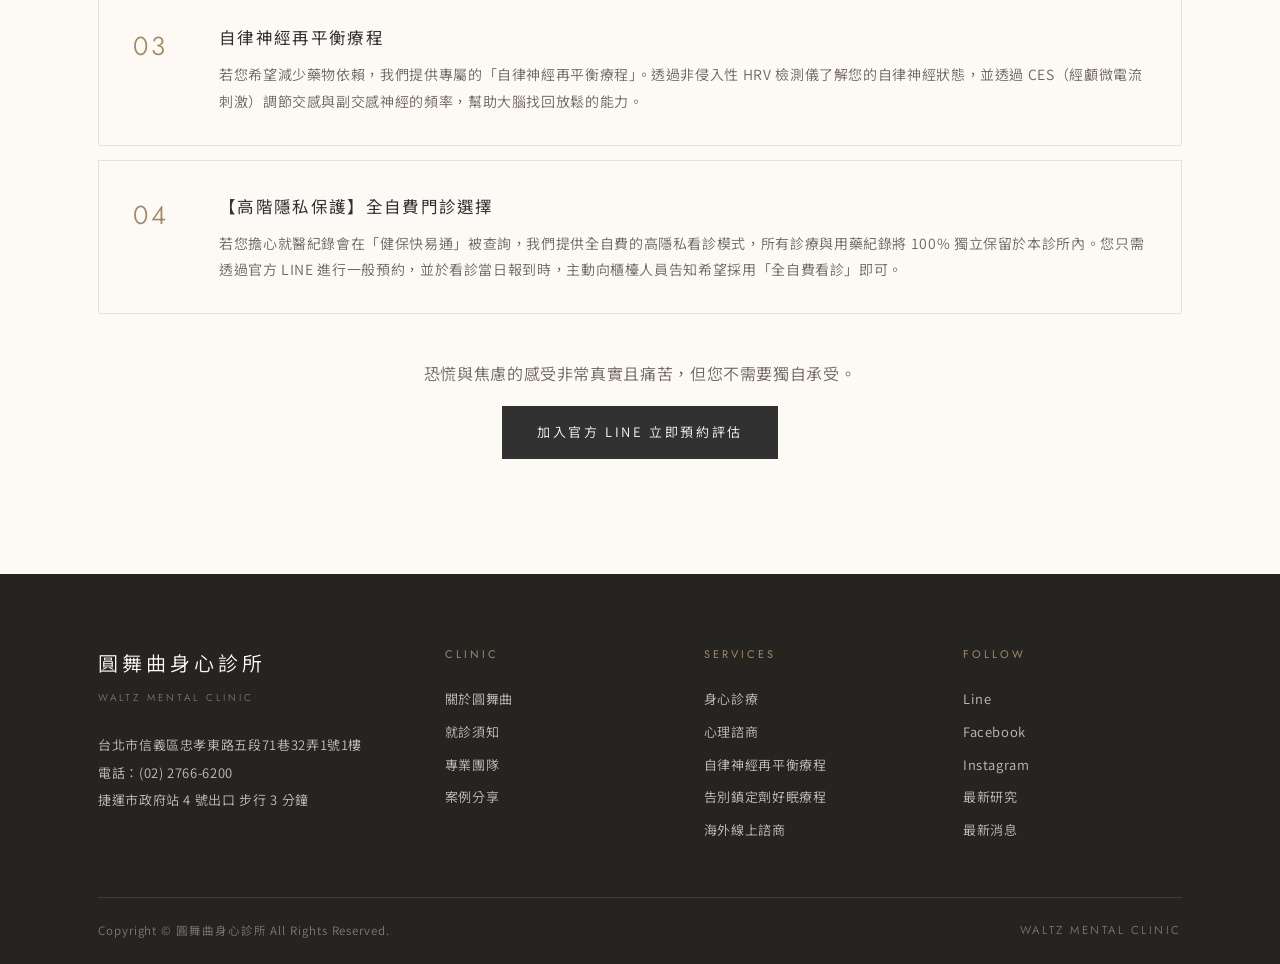
<file: service.html>
<!DOCTYPE html>
<html lang="zh-Hant">
<head>
<meta charset="UTF-8">
<meta name="viewport" content="width=device-width, initial-scale=1.0">
<title>診療項目｜圓舞曲身心診所</title>
<link rel="preconnect" href="https://fonts.googleapis.com">
<link href="https://fonts.googleapis.com/css2?family=Jost:wght@300;400;500&family=Noto+Sans+TC:wght@300;400;500&display=swap" rel="stylesheet">
<link rel="stylesheet" href="css/style.css">
</head>
<body>

<header>
  <div class="wrap nav">
    <a class="brand" href="index.html"><img src="images/logo-script.png" alt="Waltz 圓舞曲身心診所"><span class="brand-name">圓舞曲身心診所</span></a>
    <nav class="menu">
      <a href="about.html">關於圓舞曲</a>
      <a href="instructions.html">就診須知</a>
      <a href="team.html">專業團隊</a>
      <a href="service.html" class="active">診療項目</a>
      <a href="cases.html">案例分享</a>
      <a href="blog.html">最新研究</a>
      <a href="faq.html">常見問題</a>
      <a href="contact.html">聯絡我們</a>
    </nav>
    <a class="nav-cta" href="https://line.me/R/ti/p/@098affux" target="_blank">LINE 預約</a>
    <button class="menu-toggle" aria-label="選單">☰</button>
  </div>
</header>

<section class="page-head">
  <div class="wrap">
    <div class="eyebrow">Services</div>
    <h1>診療項目</h1>
  </div>
  <div class="watermark">Services</div>
</section>
<div class="wrap crumbs"><a href="index.html">首頁</a> ／ 診療項目</div>

<section class="section">
  <div class="wrap">
    <div class="eyebrow reveal">Categories</div>
    <h2 class="sec-title reveal">項目分類</h2>
    <p class="sec-sub reveal" style="margin-bottom:42px">從身心科門診、心理諮商到科學儀器的非藥物治療，圓舞曲提供全方位的整合照護。</p>
    <div class="svc-grid reveal">
      <a class="svc-item" href="#anxiety">身心診療 <span class="arr">→</span></a>
      <a class="svc-item" href="contact.html">心理諮商 <span class="arr">→</span></a>
      <a class="svc-item" href="contact.html">心理健康狀態檢測 <span class="arr">→</span></a>
      <a class="svc-item" href="contact.html">告別鎮定劑好眠療程 <span class="arr">→</span></a>
      <a class="svc-item" href="contact.html">自律神經再平衡療程 <span class="arr">→</span></a>
      <a class="svc-item" href="contact.html">大腦高能磁整合療程 <span class="arr">→</span></a>
      <a class="svc-item" href="contact.html">全腦微循環復原療程 <span class="arr">→</span></a>
      <a class="svc-item" href="contact.html">戒菸雙倍成功療程 <span class="arr">→</span></a>
      <a class="svc-item" href="contact.html">圓舞曲藥局 <span class="arr">→</span></a>
      <a class="svc-item" href="contact.html">海外線上諮商 <span class="arr">→</span></a>
    </div>
  </div>
</section>

<!-- 焦慮恐慌 detail -->
<section class="section" id="anxiety" style="background:var(--paper); border-top:1px solid var(--line-soft)">
  <div class="wrap">
    <div class="eyebrow reveal">Anxiety & Panic</div>
    <h2 class="sec-title reveal">身心診療｜焦慮恐慌</h2>

    <div class="split" style="margin-top:44px">
      <div class="pic reveal"><img src="images/svc-anxiety-1.jpg" alt="焦慮恐慌"></div>
      <div class="txt reveal">
        <h3 style="font-size:20px; line-height:1.9; margin-bottom:16px">突然心悸、喘不過氣？<br>這不是您的錯，是自律神經發出的警報。</h3>
        <p>您是否曾無預警地感到心跳加速、呼吸困難，甚至有一種強烈的失控感或瀕死感？去急診檢查卻被告知「心臟沒問題」？</p>
        <p>這其實是「恐慌發作」與「自律神經失調」的典型症狀。當大腦的警報系統（杏仁核）過度敏感時，身體就會在沒有危險的情況下進入「戰鬥或逃跑」模式。</p>
        <p>來到圓舞曲身心診所，我們將透過科學數據與溫暖對話，幫您關閉過度敏感的警報器。</p>
      </div>
    </div>

    <!-- GAD-7 -->
    <div style="margin-top:70px">
      <h2 class="sec-title reveal" style="font-size:22px">我的焦慮已經太超過了嗎？<span style="color:var(--accent)">1 分鐘焦慮自我檢測</span></h2>
      <p class="sec-sub reveal" style="margin-bottom:30px">本測驗改編自國際通用的 GAD-7 量表，為全匿名計分，我們不會收集您的任何隱私資料，請安心填寫。</p>
      <div class="quiz reveal">
        <div class="scale">在過去兩週，以下症狀會多常困擾你？　0＝完全沒有　1＝幾天　2＝超過一半的天數　3＝幾乎每天</div>
        <div class="q-row"><div class="q">1. 感覺緊張、焦慮、心情不定</div><div class="q-opts"><label><input type="radio" name="q1" value="0"><span>0</span></label><label><input type="radio" name="q1" value="1"><span>1</span></label><label><input type="radio" name="q1" value="2"><span>2</span></label><label><input type="radio" name="q1" value="3"><span>3</span></label></div></div>
        <div class="q-row"><div class="q">2. 感覺無法停止或控制焦慮</div><div class="q-opts"><label><input type="radio" name="q2" value="0"><span>0</span></label><label><input type="radio" name="q2" value="1"><span>1</span></label><label><input type="radio" name="q2" value="2"><span>2</span></label><label><input type="radio" name="q2" value="3"><span>3</span></label></div></div>
        <div class="q-row"><div class="q">3. 對很多不同的事感到擔憂</div><div class="q-opts"><label><input type="radio" name="q3" value="0"><span>0</span></label><label><input type="radio" name="q3" value="1"><span>1</span></label><label><input type="radio" name="q3" value="2"><span>2</span></label><label><input type="radio" name="q3" value="3"><span>3</span></label></div></div>
        <div class="q-row"><div class="q">4. 難以放鬆</div><div class="q-opts"><label><input type="radio" name="q4" value="0"><span>0</span></label><label><input type="radio" name="q4" value="1"><span>1</span></label><label><input type="radio" name="q4" value="2"><span>2</span></label><label><input type="radio" name="q4" value="3"><span>3</span></label></div></div>
        <div class="q-row"><div class="q">5. 焦躁不安到難以安靜坐著</div><div class="q-opts"><label><input type="radio" name="q5" value="0"><span>0</span></label><label><input type="radio" name="q5" value="1"><span>1</span></label><label><input type="radio" name="q5" value="2"><span>2</span></label><label><input type="radio" name="q5" value="3"><span>3</span></label></div></div>
        <div class="q-row"><div class="q">6. 容易心煩或易怒</div><div class="q-opts"><label><input type="radio" name="q6" value="0"><span>0</span></label><label><input type="radio" name="q6" value="1"><span>1</span></label><label><input type="radio" name="q6" value="2"><span>2</span></label><label><input type="radio" name="q6" value="3"><span>3</span></label></div></div>
        <div class="q-row" style="border-bottom:none"><div class="q">7. 感到害怕，就像發生可怕的事情</div><div class="q-opts"><label><input type="radio" name="q7" value="0"><span>0</span></label><label><input type="radio" name="q7" value="1"><span>1</span></label><label><input type="radio" name="q7" value="2"><span>2</span></label><label><input type="radio" name="q7" value="3"><span>3</span></label></div></div>
        <div class="quiz-result" style="display:none">
          <div class="score">0</div>
          <div class="verdict"></div>
          <p style="font-size:12.5px; color:var(--ink-faint); margin-top:14px">參考解讀：0–4 輕微焦慮｜5–9 輕度焦慮｜10–14 中度焦慮｜15–21 重度焦慮<br>本測驗僅供參考，無法取代專業醫師評估。</p>
        </div>
      </div>
    </div>

    <!-- treatments -->
    <div style="margin-top:70px">
      <h2 class="sec-title reveal" style="font-size:22px">圓舞曲能提供哪些焦慮與恐慌的治療選項？</h2>
      <p class="sec-sub reveal" style="margin-bottom:34px">我們提供全面性的整合治療方案，幫助您重建神經系統的穩定性。</p>
      <div class="steps reveal">
        <div class="step">
          <div class="no">01</div>
          <div>
            <h3>精準安全的藥物治療</h3>
            <p>在急性期，陳醫師會根據你的狀況選擇最適合的抗焦慮藥物與自律神經調節劑，迅速緩解嚴重的恐慌、心悸與失眠，並在穩定後為您規劃安全的減藥計畫。</p>
          </div>
        </div>
        <div class="step">
          <div class="no">02</div>
          <div>
            <h3>專業心理諮商與對話</h3>
            <p>由診所內專業的心理師團隊，透過「認知行為訓練」或「眼動心理重建（EMDR）」，幫助您找出引發恐慌的核心焦慮源，學習應對技巧，替大腦重新改寫災難式思考，去除老是害怕恐慌發作的感覺。</p>
          </div>
        </div>
        <div class="step">
          <div class="no">03</div>
          <div>
            <h3>自律神經再平衡療程</h3>
            <p>若您希望減少藥物依賴，我們提供專屬的「自律神經再平衡療程」。透過非侵入性 HRV 檢測儀了解您的自律神經狀態，並透過 CES（經顱微電流刺激）調節交感與副交感神經的頻率，幫助大腦找回放鬆的能力。</p>
          </div>
        </div>
        <div class="step">
          <div class="no">04</div>
          <div>
            <h3>【高階隱私保護】全自費門診選擇</h3>
            <p>若您擔心就醫紀錄會在「健保快易通」被查詢，我們提供全自費的高隱私看診模式，所有診療與用藥紀錄將 100% 獨立保留於本診所內。您只需透過官方 LINE 進行一般預約，並於看診當日報到時，主動向櫃檯人員告知希望採用「全自費看診」即可。</p>
          </div>
        </div>
      </div>
      <p class="reveal" style="text-align:center; margin-top:44px; color:var(--ink-soft)">恐慌與焦慮的感受非常真實且痛苦，但您不需要獨自承受。</p>
      <div class="reveal" style="text-align:center; margin-top:18px"><a class="btn solid" href="https://line.me/R/ti/p/@098affux" target="_blank">加入官方 LINE 立即預約評估</a></div>
    </div>
  </div>
</section>

<footer>
  <div class="wrap">
    <div class="foot-main">
      <div class="foot-brand">
        <div class="zh">圓舞曲身心診所</div>
        <div class="latin">Waltz Mental Clinic</div>
        <p>台北市信義區忠孝東路五段71巷32弄1號1樓<br>電話：(02) 2766-6200<br>捷運市政府站 4 號出口 步行 3 分鐘</p>
      </div>
      <div>
        <h4>Clinic</h4>
        <ul>
          <li><a href="about.html">關於圓舞曲</a></li>
          <li><a href="instructions.html">就診須知</a></li>
          <li><a href="team.html">專業團隊</a></li>
          <li><a href="cases.html">案例分享</a></li>
        </ul>
      </div>
      <div>
        <h4>Services</h4>
        <ul>
          <li><a href="service.html">身心診療</a></li>
          <li><a href="service.html">心理諮商</a></li>
          <li><a href="service.html">自律神經再平衡療程</a></li>
          <li><a href="service.html">告別鎮定劑好眠療程</a></li>
          <li><a href="service.html">海外線上諮商</a></li>
        </ul>
      </div>
      <div>
        <h4>Follow</h4>
        <ul>
          <li><a href="https://line.me/R/ti/p/@098affux" target="_blank">Line</a></li>
          <li><a href="https://www.facebook.com/waltzmental" target="_blank">Facebook</a></li>
          <li><a href="https://www.instagram.com/waltzmental/" target="_blank">Instagram</a></li>
          <li><a href="blog.html">最新研究</a></li>
          <li><a href="news.html">最新消息</a></li>
        </ul>
      </div>
    </div>
    <div class="foot-bottom">
      <span>Copyright © 圓舞曲身心診所 All Rights Reserved.</span>
      <span class="en">Waltz Mental Clinic</span>
    </div>
  </div>
</footer>

<script src="js/main.js"></script>
</body>
</html>
</file>
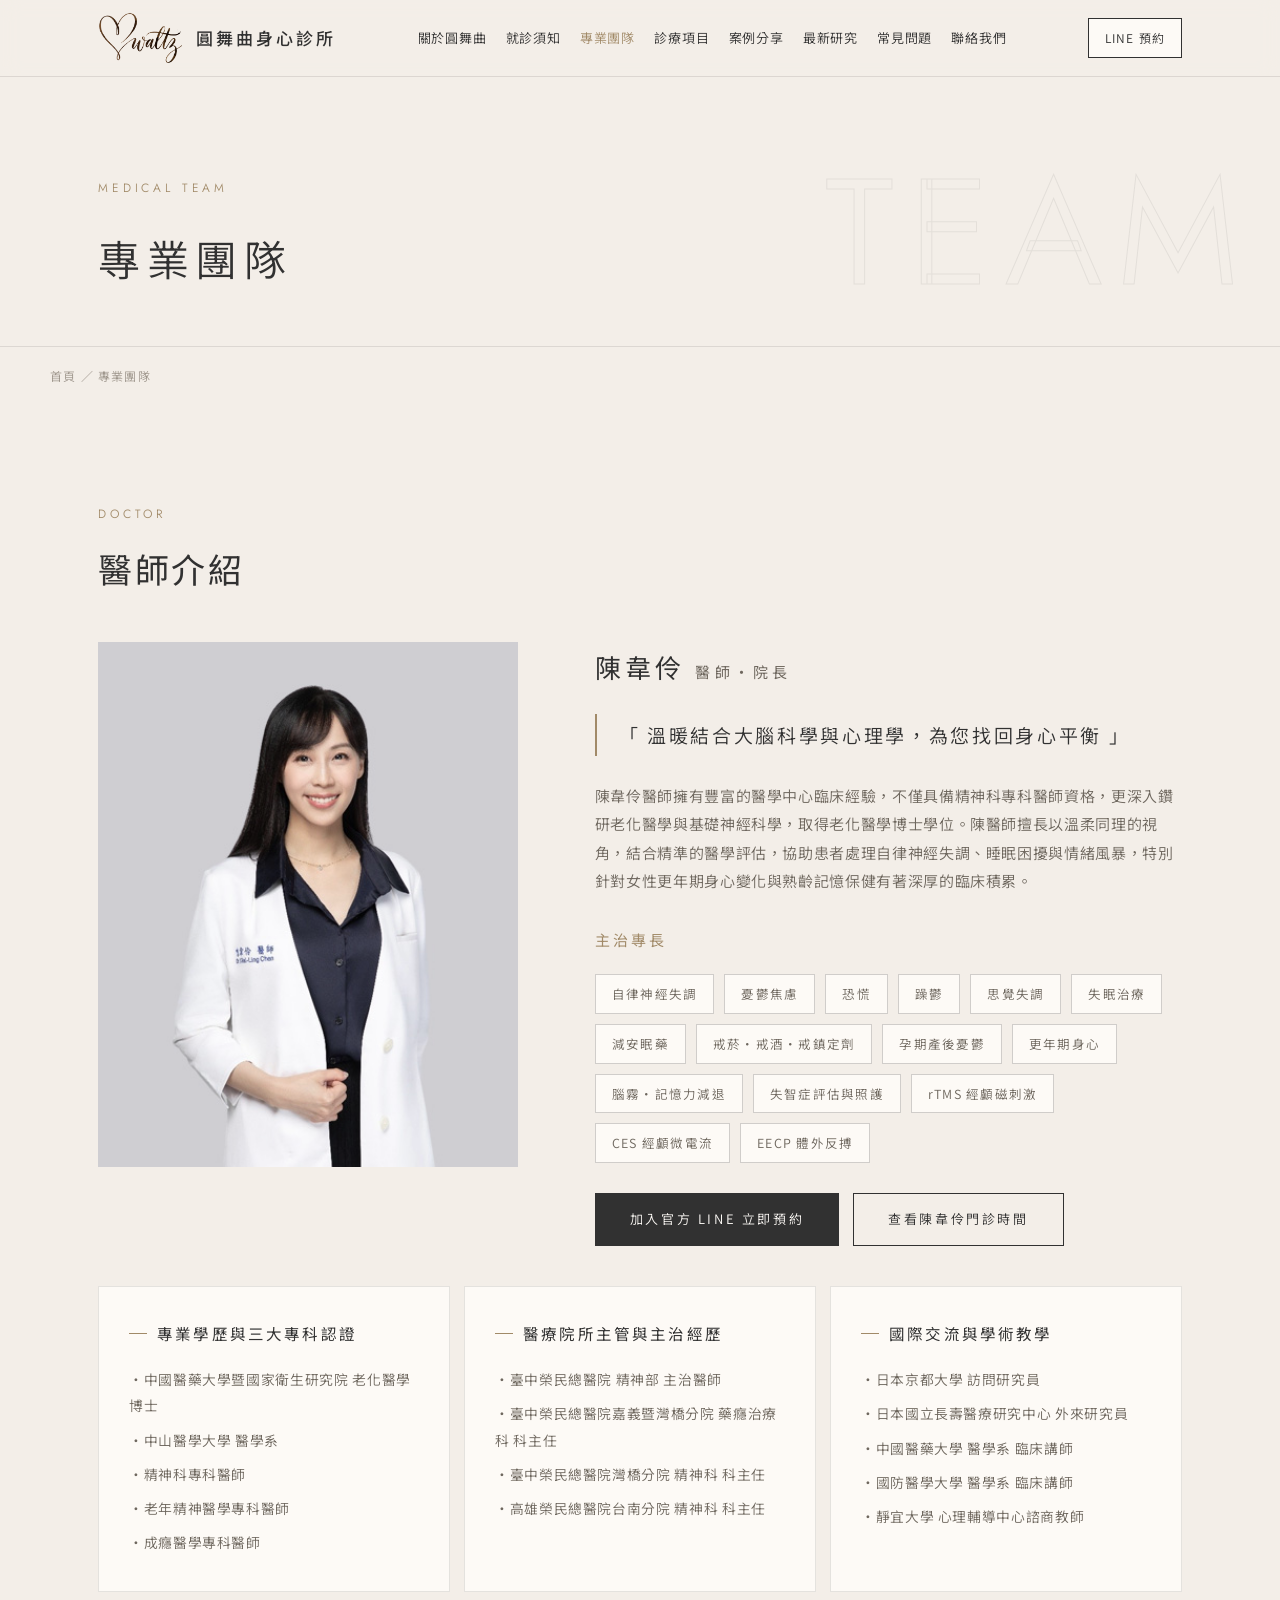
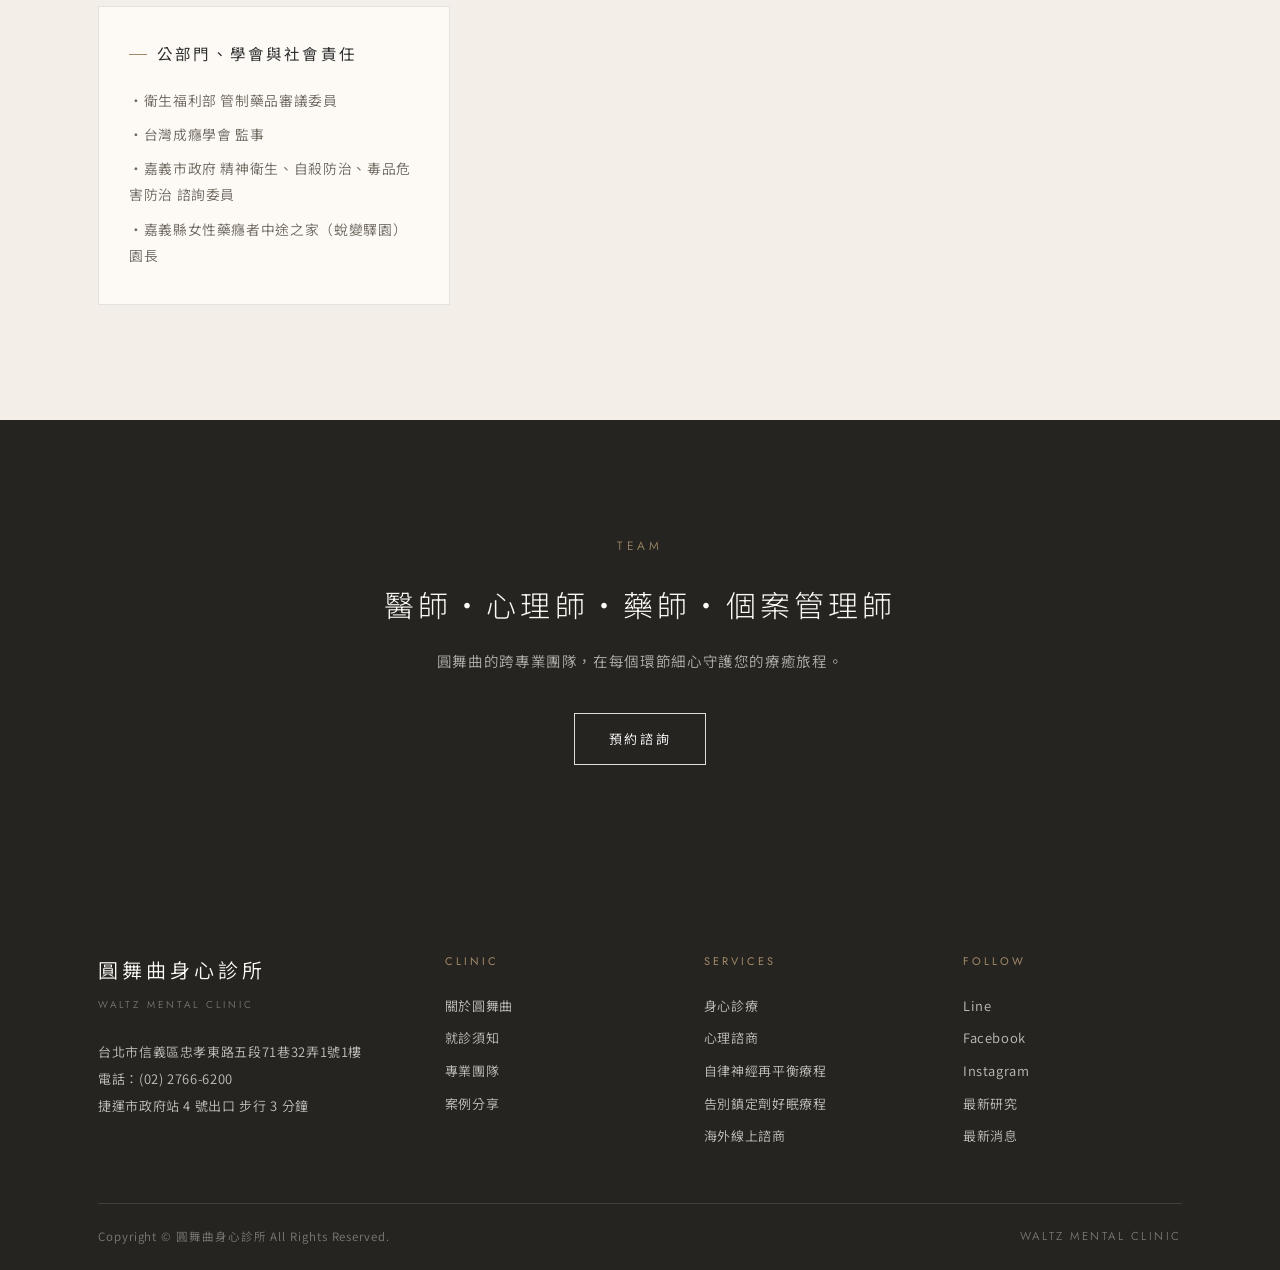
<file: team.html>
<!DOCTYPE html>
<html lang="zh-Hant">
<head>
<meta charset="UTF-8">
<meta name="viewport" content="width=device-width, initial-scale=1.0">
<title>專業團隊｜圓舞曲身心診所</title>
<link rel="preconnect" href="https://fonts.googleapis.com">
<link href="https://fonts.googleapis.com/css2?family=Jost:wght@300;400;500&family=Noto+Sans+TC:wght@300;400;500&display=swap" rel="stylesheet">
<link rel="stylesheet" href="css/style.css">
</head>
<body>

<header>
  <div class="wrap nav">
    <a class="brand" href="index.html"><img src="images/logo-script.png" alt="Waltz 圓舞曲身心診所"><span class="brand-name">圓舞曲身心診所</span></a>
    <nav class="menu">
      <a href="about.html">關於圓舞曲</a>
      <a href="instructions.html">就診須知</a>
      <a href="team.html" class="active">專業團隊</a>
      <a href="service.html">診療項目</a>
      <a href="cases.html">案例分享</a>
      <a href="blog.html">最新研究</a>
      <a href="faq.html">常見問題</a>
      <a href="contact.html">聯絡我們</a>
    </nav>
    <a class="nav-cta" href="https://line.me/R/ti/p/@098affux" target="_blank">LINE 預約</a>
    <button class="menu-toggle" aria-label="選單">☰</button>
  </div>
</header>

<section class="page-head">
  <div class="wrap">
    <div class="eyebrow">Medical Team</div>
    <h1>專業團隊</h1>
  </div>
  <div class="watermark">Team</div>
</section>
<div class="wrap crumbs"><a href="index.html">首頁</a> ／ 專業團隊</div>

<section class="section">
  <div class="wrap">
    <div class="eyebrow reveal">Doctor</div>
    <h2 class="sec-title reveal" style="margin-bottom:48px">醫師介紹</h2>

    <div class="doctor-hero">
      <div class="pic reveal"><img src="images/doctor.jpg" alt="陳韋伶 醫師"></div>
      <div class="reveal">
        <h2 style="font-size:26px; letter-spacing:.16em">陳韋伶 <span style="font-size:15px; color:var(--ink-soft)">醫師・院長</span></h2>
        <div class="quote">「 溫暖結合大腦科學與心理學，為您找回身心平衡 」</div>
        <p style="color:var(--ink-soft); font-size:15px">陳韋伶醫師擁有豐富的醫學中心臨床經驗，不僅具備精神科專科醫師資格，更深入鑽研老化醫學與基礎神經科學，取得老化醫學博士學位。陳醫師擅長以溫柔同理的視角，結合精準的醫學評估，協助患者處理自律神經失調、睡眠困擾與情緒風暴，特別針對女性更年期身心變化與熟齡記憶保健有著深厚的臨床積累。</p>

        <h3 style="font-size:15px; letter-spacing:.2em; margin:30px 0 4px; color:var(--accent)">主治專長</h3>
        <div class="tag-list">
          <span class="tag">自律神經失調</span><span class="tag">憂鬱焦慮</span><span class="tag">恐慌</span><span class="tag">躁鬱</span><span class="tag">思覺失調</span>
          <span class="tag">失眠治療</span><span class="tag">減安眠藥</span>
          <span class="tag">戒菸・戒酒・戒鎮定劑</span>
          <span class="tag">孕期產後憂鬱</span><span class="tag">更年期身心</span>
          <span class="tag">腦霧・記憶力減退</span><span class="tag">失智症評估與照護</span>
          <span class="tag">rTMS 經顱磁刺激</span><span class="tag">CES 經顱微電流</span><span class="tag">EECP 體外反搏</span>
        </div>
        <div style="display:flex; gap:14px; flex-wrap:wrap">
          <a class="btn solid" href="https://line.me/R/ti/p/@098affux" target="_blank">加入官方 LINE 立即預約</a>
          <a class="btn" href="instructions.html#hours">查看陳韋伶門診時間</a>
        </div>
      </div>
    </div>

    <div class="creds">
      <div class="info-box reveal">
        <h3>專業學歷與三大專科認證</h3>
        <ul>
          <li>・中國醫藥大學暨國家衛生研究院 老化醫學博士</li>
          <li>・中山醫學大學 醫學系</li>
          <li>・精神科專科醫師</li>
          <li>・老年精神醫學專科醫師</li>
          <li>・成癮醫學專科醫師</li>
        </ul>
      </div>
      <div class="info-box reveal">
        <h3>醫療院所主管與主治經歷</h3>
        <ul>
          <li>・臺中榮民總醫院 精神部 主治醫師</li>
          <li>・臺中榮民總醫院嘉義暨灣橋分院 藥癮治療科 科主任</li>
          <li>・臺中榮民總醫院灣橋分院 精神科 科主任</li>
          <li>・高雄榮民總醫院台南分院 精神科 科主任</li>
        </ul>
      </div>
      <div class="info-box reveal">
        <h3>國際交流與學術教學</h3>
        <ul>
          <li>・日本京都大學 訪問研究員</li>
          <li>・日本國立長壽醫療研究中心 外來研究員</li>
          <li>・中國醫藥大學 醫學系 臨床講師</li>
          <li>・國防醫學大學 醫學系 臨床講師</li>
          <li>・靜宜大學 心理輔導中心諮商教師</li>
        </ul>
      </div>
      <div class="info-box reveal">
        <h3>公部門、學會與社會責任</h3>
        <ul>
          <li>・衛生福利部 管制藥品審議委員</li>
          <li>・台灣成癮學會 監事</li>
          <li>・嘉義市政府 精神衛生、自殺防治、毒品危害防治 諮詢委員</li>
          <li>・嘉義縣女性藥癮者中途之家（蛻變驛園）園長</li>
        </ul>
      </div>
    </div>
  </div>
</section>

<section class="section cta-band">
  <div class="wrap reveal">
    <div class="eyebrow">Team</div>
    <h2>醫師・心理師・藥師・個案管理師</h2>
    <p>圓舞曲的跨專業團隊，在每個環節細心守護您的療癒旅程。</p>
    <a class="btn light" href="contact.html">預約諮詢</a>
  </div>
</section>

<footer>
  <div class="wrap">
    <div class="foot-main">
      <div class="foot-brand">
        <div class="zh">圓舞曲身心診所</div>
        <div class="latin">Waltz Mental Clinic</div>
        <p>台北市信義區忠孝東路五段71巷32弄1號1樓<br>電話：(02) 2766-6200<br>捷運市政府站 4 號出口 步行 3 分鐘</p>
      </div>
      <div>
        <h4>Clinic</h4>
        <ul>
          <li><a href="about.html">關於圓舞曲</a></li>
          <li><a href="instructions.html">就診須知</a></li>
          <li><a href="team.html">專業團隊</a></li>
          <li><a href="cases.html">案例分享</a></li>
        </ul>
      </div>
      <div>
        <h4>Services</h4>
        <ul>
          <li><a href="service.html">身心診療</a></li>
          <li><a href="service.html">心理諮商</a></li>
          <li><a href="service.html">自律神經再平衡療程</a></li>
          <li><a href="service.html">告別鎮定劑好眠療程</a></li>
          <li><a href="service.html">海外線上諮商</a></li>
        </ul>
      </div>
      <div>
        <h4>Follow</h4>
        <ul>
          <li><a href="https://line.me/R/ti/p/@098affux" target="_blank">Line</a></li>
          <li><a href="https://www.facebook.com/waltzmental" target="_blank">Facebook</a></li>
          <li><a href="https://www.instagram.com/waltzmental/" target="_blank">Instagram</a></li>
          <li><a href="blog.html">最新研究</a></li>
          <li><a href="news.html">最新消息</a></li>
        </ul>
      </div>
    </div>
    <div class="foot-bottom">
      <span>Copyright © 圓舞曲身心診所 All Rights Reserved.</span>
      <span class="en">Waltz Mental Clinic</span>
    </div>
  </div>
</footer>

<script src="js/main.js"></script>
</body>
</html>
</file>
<file: css/style.css>
/* ============================================================
   圓舞曲身心診所 — Waltz Mental Clinic
   Design system: warm cream / charcoal, editorial minimal
   ============================================================ */

:root{
  --cream:      #F3EEE8;   /* 頁面底色 */
  --paper:      #FDFAF6;   /* 卡片、亮面 */
  --ink:        #313131;   /* 主要文字 */
  --ink-soft:   #6E675E;   /* 次要文字 */
  --ink-faint:  #9C948A;   /* 註記 */
  --line:       rgba(49,49,49,.22);
  --line-soft:  rgba(49,49,49,.12);
  --accent:     #A18A68;   /* 暖金棕，僅點綴 */
  --dark:       #262421;   /* 深色區塊 */
  --font-latin: "Jost", sans-serif;
  --font-tc:    "Noto Sans TC", "PingFang TC", "Microsoft JhengHei", sans-serif;
}

*{ margin:0; padding:0; box-sizing:border-box; }
html{ scroll-behavior:smooth; }
body{
  background:var(--cream);
  color:var(--ink);
  font-family:var(--font-tc);
  font-weight:350;
  font-size:16px;
  line-height:1.9;
  letter-spacing:.04em;
  -webkit-font-smoothing:antialiased;
}
img{ max-width:100%; display:block; }
a{ color:inherit; text-decoration:none; transition:opacity .25s, color .25s, background .25s; }
a:hover{ opacity:.65; }
ul{ list-style:none; }

/* ---------- typography ---------- */
.en{ font-family:var(--font-latin); letter-spacing:.22em; text-transform:uppercase; }
.eyebrow{
  font-family:var(--font-latin);
  font-size:12px; letter-spacing:.32em; text-transform:uppercase;
  color:var(--accent); margin-bottom:18px;
}
h1,h2,h3{ font-weight:400; letter-spacing:.08em; }
.sec-title{ font-size:clamp(24px,3.2vw,34px); line-height:1.5; margin-bottom:14px; }
.sec-sub{ color:var(--ink-soft); font-size:15px; max-width:640px; }

/* ---------- layout ---------- */
.wrap{ max-width:1180px; margin:0 auto; padding:0 clamp(20px,4vw,48px); }
.section{ padding:clamp(72px,9vw,130px) 0; }
.hairline{ border:none; border-top:1px solid var(--line-soft); }

/* ---------- header ---------- */
header{
  position:sticky; top:0; z-index:100;
  background:rgba(243,238,232,.92); backdrop-filter:blur(10px);
  border-bottom:1px solid var(--line-soft);
}
.nav{
  display:flex; align-items:center; justify-content:space-between;
  height:76px;
}
.brand{ display:flex; align-items:center; gap:14px; flex-shrink:0; }
.brand img{ height:52px; width:auto; display:block; }
.brand .brand-name{
  font-size:17px; letter-spacing:.18em; font-weight:500;
  color:var(--ink); white-space:nowrap;
}
@media (max-width:480px){ .brand .brand-name{ display:none; } }
nav.menu{
  display:flex; gap:clamp(10px,1.5vw,22px);
  font-size:13px; letter-spacing:.06em; white-space:nowrap;
}
nav.menu a.active{ color:var(--accent); }
.nav-cta{
  font-size:12px; letter-spacing:.1em; white-space:nowrap; flex-shrink:0;
  border:1px solid var(--ink); padding:8px 16px;
  background:var(--paper);
}
.nav-cta:hover{ background:var(--ink); color:var(--paper); opacity:1; }
.menu-toggle{ display:none; background:none; border:none; font-size:22px; cursor:pointer; color:var(--ink); }

/* ---------- page head (inner pages, typographic) ---------- */
.page-head{
  padding:clamp(56px,8vw,100px) 0 clamp(30px,4vw,48px);
  border-bottom:1px solid var(--line-soft);
  position:relative; overflow:hidden;
}
.page-head h1{ font-size:clamp(28px,4vw,42px); letter-spacing:.16em; font-weight:350; }
.page-head .watermark{
  position:absolute; right:clamp(-30px,2vw,60px); bottom:-28px;
  font-family:var(--font-latin); font-size:clamp(70px,12vw,150px);
  letter-spacing:.1em; text-transform:uppercase;
  color:transparent; -webkit-text-stroke:1px rgba(49,49,49,.08);
  pointer-events:none; user-select:none; white-space:nowrap;
}
.crumbs{ font-size:12px; color:var(--ink-faint); letter-spacing:.1em; padding:18px 0 0; }
.crumbs a:hover{ color:var(--accent); opacity:1; }

/* ---------- hero (home, video banner: text left / video right) ---------- */
.hero-v{
  position:relative; height:clamp(300px,36vw,400px);
  overflow:hidden; border-bottom:1px solid var(--line-soft);
  background:var(--cream);
}
.hero-v video{
  position:absolute; top:0; right:0; height:100%; width:62%;
  object-fit:cover; object-position:center;
  filter:sepia(.08) saturate(.92);
}
.hero-v .veil{
  position:absolute; inset:0;
  background:
    linear-gradient(90deg, var(--cream) 34%, rgba(243,238,232,.55) 46%, rgba(243,238,232,0) 60%),
    linear-gradient(to bottom, rgba(243,238,232,0) 82%, rgba(243,238,232,.5) 100%);
}
.hero-v .txt{
  position:relative; z-index:2; height:100%;
  display:flex; align-items:center;
}
.hero-v .txt .wrap{ width:100%; }
.hero-v h1{
  font-size:clamp(26px,3.4vw,38px); line-height:1.6;
  letter-spacing:.14em; margin-bottom:16px; font-weight:300; color:var(--ink);
}
.hero-v h1 .accent{ color:var(--accent); }
.hero-v p{
  font-size:14.5px; line-height:2.1; color:var(--ink-soft);
  margin-bottom:26px; max-width:430px;
}
.hero-v .rule{ width:48px; height:1px; background:var(--accent); margin:0 0 18px; }
@media (max-width:760px){
  .hero-v{ height:auto; }
  .hero-v video{ position:relative; width:100%; height:220px; display:block; }
  .hero-v .veil{ background:linear-gradient(to top, var(--cream) 4%, rgba(243,238,232,0) 40%); }
  .hero-v .txt{ padding:30px 0 44px; }
}

/* ---------- hero (home, editorial) ---------- */
.hero{
  position:relative; overflow:hidden;
  padding:clamp(70px,9vw,130px) 0 clamp(70px,9vw,120px);
  background:
    radial-gradient(ellipse 900px 480px at 82% 18%, rgba(161,138,104,.12), transparent 65%),
    var(--cream);
  border-bottom:1px solid var(--line-soft);
}
.hero .watermark{
  position:absolute; left:50%; transform:translateX(-50%);
  bottom:-34px;
  font-family:var(--font-latin); font-size:clamp(90px,16vw,210px);
  letter-spacing:.12em; text-transform:uppercase;
  color:transparent; -webkit-text-stroke:1px rgba(49,49,49,.07);
  pointer-events:none; user-select:none; white-space:nowrap;
}
.hero-grid{ display:grid; grid-template-columns:1.1fr .9fr; gap:clamp(40px,7vw,100px); align-items:center; }
.hero-copy h1{ font-size:clamp(32px,4.8vw,52px); line-height:1.65; letter-spacing:.14em; margin-bottom:26px; font-weight:300; }
.hero-copy h1 .accent{ color:var(--accent); }
.hero-copy p{ font-size:15.5px; line-height:2.2; color:var(--ink-soft); margin-bottom:40px; max-width:440px; }
.hero-copy .rule{ width:56px; height:1px; background:var(--accent); margin:0 0 30px; }
.hero-pic{ position:relative; }
.hero-pic img{
  width:100%; height:clamp(340px,42vw,520px); object-fit:cover;
}
.hero-pic::before{
  content:""; position:absolute; top:-18px; right:-18px; left:38px; bottom:38px;
  border:1px solid var(--line); z-index:0;
}
.hero-pic img{ position:relative; z-index:1; }
.hero-pic .caption{
  position:absolute; z-index:2; left:-10px; bottom:-14px;
  background:var(--paper); border:1px solid var(--line-soft);
  padding:10px 22px; font-family:var(--font-latin);
  font-size:10.5px; letter-spacing:.3em; text-transform:uppercase; color:var(--ink-soft);
}

/* ---------- unified warm tone for photos ---------- */
.split .pic img, .card .thumb img, .doctor-hero .pic img,
.article .lead-img img, .hero-pic img{
  filter:sepia(.22) saturate(.72) contrast(.97) brightness(1.03);
}

/* ---------- buttons ---------- */
.btn{
  display:inline-block; font-size:13px; letter-spacing:.2em;
  border:1px solid var(--ink); padding:13px 34px;
  background:transparent; color:var(--ink); cursor:pointer;
}
.btn:hover{ background:var(--ink); color:var(--paper); opacity:1; }
.btn.light{ border-color:rgba(255,255,255,.85); color:#fff; }
.btn.light:hover{ background:var(--paper); color:var(--ink); border-color:var(--paper); }
.btn.solid{ background:var(--ink); color:var(--paper); }
.btn.solid:hover{ background:var(--accent); border-color:var(--accent); }
.textlink{
  font-size:13px; letter-spacing:.18em; color:var(--ink);
  border-bottom:1px solid var(--line); padding-bottom:5px;
}
.textlink:hover{ color:var(--accent); border-color:var(--accent); opacity:1; }

/* ---------- statement (opening philosophy) ---------- */
.statement{ text-align:center; }
.statement p{
  font-size:clamp(17px,2.2vw,21px); line-height:2.4; letter-spacing:.12em;
  color:var(--ink); max-width:760px; margin:0 auto;
}
.statement .accent{ color:var(--accent); }

/* ---------- signature programs ---------- */
.programs{ display:grid; grid-template-columns:repeat(3,1fr); gap:1px; background:var(--line-soft); border:1px solid var(--line-soft); }
.program{ background:var(--paper); padding:46px 34px 42px; display:flex; flex-direction:column; }
.program .num{ font-family:var(--font-latin); font-size:12px; letter-spacing:.3em; color:var(--accent); margin-bottom:20px; }
.program h3{ font-size:19px; letter-spacing:.12em; margin-bottom:6px; }
.program .latin{ font-family:var(--font-latin); font-size:11px; letter-spacing:.24em; text-transform:uppercase; color:var(--ink-faint); margin-bottom:18px; }
.program p{ font-size:14px; color:var(--ink-soft); line-height:2; flex:1; margin-bottom:26px; }

/* ---------- split section ---------- */
.split{ display:grid; grid-template-columns:1fr 1fr; gap:clamp(36px,6vw,90px); align-items:center; }
.split .pic{ position:relative; }
.split .pic img{ width:100%; height:clamp(320px,38vw,480px); object-fit:cover; filter:saturate(.85); }
.split .pic::after{
  content:""; position:absolute; top:16px; left:16px; right:-16px; bottom:-16px;
  border:1px solid var(--line); z-index:-1;
}
.split .txt p{ color:var(--ink-soft); font-size:15px; margin-bottom:16px; }
.split .txt blockquote{
  border-left:2px solid var(--accent); padding-left:20px; margin:26px 0;
  color:var(--ink); font-size:15px; letter-spacing:.08em;
}

/* ---------- services grid ---------- */
.svc-grid{ display:grid; grid-template-columns:repeat(auto-fill,minmax(210px,1fr)); gap:14px; }
.svc-item{
  background:var(--paper); border:1px solid var(--line-soft);
  padding:26px 22px; font-size:14.5px; letter-spacing:.1em;
  display:flex; justify-content:space-between; align-items:center;
}
.svc-item span.arr{ font-family:var(--font-latin); color:var(--accent); }
.svc-item:hover{ border-color:var(--accent); opacity:1; }

/* ---------- cards (news / blog) ---------- */
.cards{ display:grid; grid-template-columns:repeat(auto-fit,minmax(280px,1fr)); gap:28px; }
.card{ background:var(--paper); border:1px solid var(--line-soft); display:flex; flex-direction:column; }
.card .thumb{ overflow:hidden; }
.card .thumb img{ width:100%; height:210px; object-fit:cover; filter:saturate(.85); transition:transform .6s; }
.card:hover .thumb img{ transform:scale(1.04); }
.card .body{ padding:26px 26px 30px; flex:1; display:flex; flex-direction:column; }
.card .date{ font-family:var(--font-latin); font-size:11px; letter-spacing:.24em; color:var(--accent); margin-bottom:12px; }
.card h3{ font-size:16.5px; line-height:1.8; margin-bottom:12px; }
.card p{ font-size:13.5px; color:var(--ink-soft); flex:1; display:-webkit-box; -webkit-line-clamp:3; -webkit-box-orient:vertical; overflow:hidden; }

/* ---------- list rows (news list) ---------- */
.rows .row{
  display:flex; gap:28px; align-items:baseline;
  padding:26px 6px; border-bottom:1px solid var(--line-soft);
}
.rows .row .date{ font-family:var(--font-latin); font-size:12px; letter-spacing:.18em; color:var(--accent); white-space:nowrap; }
.rows .row h3{ font-size:15.5px; font-weight:400; }

/* ---------- dark CTA band ---------- */
.cta-band{ background:var(--dark); color:var(--paper); text-align:center; }
.cta-band .eyebrow{ color:var(--accent); }
.cta-band h2{ font-size:clamp(22px,3vw,30px); line-height:1.9; letter-spacing:.14em; margin-bottom:14px; font-weight:300; }
.cta-band p{ color:rgba(253,250,246,.65); font-size:14.5px; max-width:560px; margin:0 auto 38px; }

/* ---------- tables ---------- */
.table-scroll{ overflow-x:auto; }
table.tbl{ width:100%; border-collapse:collapse; background:var(--paper); font-size:14px; min-width:640px; }
table.tbl th, table.tbl td{
  border:1px solid var(--line-soft); padding:14px 16px; text-align:center;
  font-weight:400; letter-spacing:.06em;
}
table.tbl thead th{ background:var(--dark); color:var(--paper); font-size:13px; letter-spacing:.14em; }
table.tbl td.head{ background:#EAE3D9; }
table.tbl td.rest{ color:var(--ink-faint); }

/* ---------- steps ---------- */
.steps{ counter-reset:step; display:grid; gap:14px; }
.step{
  background:var(--paper); border:1px solid var(--line-soft);
  padding:30px 34px; display:flex; gap:30px; align-items:flex-start;
}
.step .no{ font-family:var(--font-latin); font-size:26px; color:var(--accent); letter-spacing:.1em; min-width:56px; }
.step h3{ font-size:16.5px; margin-bottom:8px; }
.step p{ font-size:14px; color:var(--ink-soft); }
.step ul{ margin-top:8px; }
.step li{ font-size:14px; color:var(--ink-soft); padding-left:16px; position:relative; }
.step li::before{ content:"—"; position:absolute; left:0; color:var(--accent); }

/* ---------- info blocks ---------- */
.info-cols{ display:grid; grid-template-columns:repeat(auto-fit,minmax(260px,1fr)); gap:14px; }
.info-box{ background:var(--paper); border:1px solid var(--line-soft); padding:32px 30px; }
.info-box h3{ font-size:15.5px; letter-spacing:.14em; margin-bottom:14px; color:var(--ink); display:flex; align-items:center; gap:10px; }
.info-box h3::before{ content:""; width:18px; height:1px; background:var(--accent); }
.info-box p, .info-box li{ font-size:13.8px; color:var(--ink-soft); }
.info-box li{ padding:4px 0; }

/* notice / highlight */
.notice{
  background:var(--paper); border:1px solid var(--line);
  padding:34px 36px; margin-top:34px;
}
.notice h3{ font-size:16px; letter-spacing:.14em; margin-bottom:12px; color:var(--accent); }
.notice p{ font-size:14px; color:var(--ink-soft); }

/* ---------- FAQ accordion ---------- */
.faq-item{ border-bottom:1px solid var(--line-soft); }
.faq-item summary{
  cursor:pointer; list-style:none; padding:26px 44px 26px 6px;
  font-size:15.5px; letter-spacing:.08em; position:relative;
}
.faq-item summary::-webkit-details-marker{ display:none; }
.faq-item summary::after{
  content:"+"; position:absolute; right:10px; top:50%; transform:translateY(-50%);
  font-family:var(--font-latin); font-size:20px; color:var(--accent);
}
.faq-item[open] summary::after{ content:"—"; font-size:14px; }
.faq-item .ans{ padding:0 6px 30px; color:var(--ink-soft); font-size:14.5px; max-width:820px; }

/* ---------- team ---------- */
.doctor-hero{ display:grid; grid-template-columns:minmax(280px,420px) 1fr; gap:clamp(36px,6vw,80px); align-items:start; }
.doctor-hero .pic img{ width:100%; object-fit:cover; filter:saturate(.85); }
.quote{
  font-size:clamp(16px,2vw,19px); letter-spacing:.14em; line-height:2.2;
  color:var(--ink); border-left:2px solid var(--accent); padding-left:22px; margin:22px 0 26px;
}
.tag-list{ display:flex; flex-wrap:wrap; gap:10px; margin:20px 0 30px; }
.tag{ border:1px solid var(--line); background:var(--paper); font-size:12.5px; letter-spacing:.1em; padding:7px 16px; color:var(--ink-soft); }

/* credential columns */
.creds{ display:grid; grid-template-columns:repeat(auto-fit,minmax(280px,1fr)); gap:14px; margin-top:40px; }

/* ---------- article ---------- */
.article{ max-width:780px; margin:0 auto; }
.article .meta{ font-family:var(--font-latin); font-size:12px; letter-spacing:.2em; color:var(--accent); margin-bottom:16px; }
.article h1{ font-size:clamp(24px,3.4vw,32px); line-height:1.7; margin-bottom:34px; }
.article .lead-img img{ width:100%; margin:0 0 40px; }
.article h2{ font-size:20px; letter-spacing:.1em; margin:52px 0 18px; padding-bottom:12px; border-bottom:1px solid var(--line-soft); }
.article h3{ font-size:16.5px; margin:30px 0 8px; color:var(--ink); }
.article p{ color:var(--ink-soft); font-size:15px; margin-bottom:18px; }
.article ul{ margin:0 0 22px; }
.article li{ color:var(--ink-soft); font-size:15px; padding:5px 0 5px 20px; position:relative; }
.article li::before{ content:"—"; position:absolute; left:0; color:var(--accent); }
.article .callout{
  background:var(--paper); border-left:2px solid var(--accent);
  padding:22px 26px; margin:30px 0; font-size:14.5px; color:var(--ink);
}
.author-box{
  display:flex; gap:22px; align-items:center; background:var(--paper);
  border:1px solid var(--line-soft); padding:28px 30px; margin-top:60px;
}
.author-box img{ width:64px; height:64px; border-radius:50%; object-fit:cover; }
.author-box h3{ font-size:15px; margin-bottom:6px; }
.author-box p{ font-size:13px; color:var(--ink-soft); margin:0; }

/* ---------- GAD-7 quiz ---------- */
.quiz{ background:var(--paper); border:1px solid var(--line-soft); padding:clamp(28px,4vw,48px); }
.quiz .scale{ font-size:12.5px; color:var(--ink-faint); margin-bottom:26px; letter-spacing:.06em; }
.q-row{ padding:18px 0; border-bottom:1px solid var(--line-soft); display:flex; flex-wrap:wrap; gap:14px; align-items:center; justify-content:space-between; }
.q-row .q{ font-size:14.5px; flex:1 1 320px; }
.q-opts{ display:flex; gap:8px; }
.q-opts label{
  border:1px solid var(--line); width:38px; height:38px; display:flex;
  align-items:center; justify-content:center; font-family:var(--font-latin);
  font-size:14px; cursor:pointer; background:var(--cream); color:var(--ink-soft);
}
.q-opts input{ display:none; }
.q-opts input:checked + span{ }
.q-opts label:has(input:checked){ background:var(--ink); color:var(--paper); border-color:var(--ink); }
.quiz-result{ margin-top:30px; text-align:center; }
.quiz-result .score{ font-family:var(--font-latin); font-size:40px; color:var(--accent); letter-spacing:.1em; }
.quiz-result .verdict{ font-size:15px; letter-spacing:.14em; margin-top:6px; }

/* ---------- contact ---------- */
.contact-grid{ display:grid; grid-template-columns:1fr 1.2fr; gap:clamp(36px,6vw,80px); }
.field{ margin-bottom:22px; }
.field label{ display:block; font-size:12.5px; letter-spacing:.2em; color:var(--ink-soft); margin-bottom:8px; }
.field input, .field textarea{
  width:100%; background:var(--paper); border:1px solid var(--line);
  padding:13px 16px; font-family:var(--font-tc); font-size:14.5px; color:var(--ink);
  outline:none;
}
.field input:focus, .field textarea:focus{ border-color:var(--accent); }

/* ---------- footer ---------- */
footer{ background:var(--dark); color:rgba(253,250,246,.72); margin-top:0; }
.foot-main{ display:grid; grid-template-columns:1.4fr 1fr 1fr 1fr; gap:40px; padding:70px 0 50px; }
.foot-brand .zh{ color:var(--paper); font-size:20px; letter-spacing:.2em; margin-bottom:6px; }
.foot-brand .latin{ font-family:var(--font-latin); font-size:10px; letter-spacing:.3em; text-transform:uppercase; color:rgba(253,250,246,.4); margin-bottom:24px; }
.foot-brand p{ font-size:13px; line-height:2.1; }
footer h4{ font-family:var(--font-latin); font-size:11px; letter-spacing:.28em; text-transform:uppercase; color:var(--accent); margin-bottom:18px; font-weight:400; }
footer li{ padding:4px 0; font-size:13px; }
footer a:hover{ color:var(--paper); opacity:1; }
.foot-bottom{
  border-top:1px solid rgba(253,250,246,.12);
  padding:22px 0; font-size:11.5px; letter-spacing:.08em;
  display:flex; justify-content:space-between; flex-wrap:wrap; gap:10px;
  color:rgba(253,250,246,.4);
}

/* ---------- reveal animation ---------- */
.reveal{ opacity:0; transform:translateY(26px); transition:opacity .9s ease, transform .9s ease; }
.reveal.on{ opacity:1; transform:none; }

/* ---------- responsive ---------- */
@media (max-width: 1180px){
  nav.menu{
    display:none; position:absolute; top:76px; left:0; right:0;
    background:var(--cream); border-bottom:1px solid var(--line-soft);
    flex-direction:column; gap:0; padding:10px 0; white-space:normal;
  }
  nav.menu.open{ display:flex; }
  nav.menu a{ padding:13px clamp(20px,4vw,48px); border-top:1px solid var(--line-soft); }
  .menu-toggle{ display:block; }
}
@media (max-width: 900px){
  .nav-cta{ display:none; }
  .programs{ grid-template-columns:1fr; }
  .split, .contact-grid, .doctor-hero, .hero-grid{ grid-template-columns:1fr; }
  .hero-pic::before{ display:none; }
  .split .pic::after{ display:none; }
  .foot-main{ grid-template-columns:1fr 1fr; }
}
</file>
